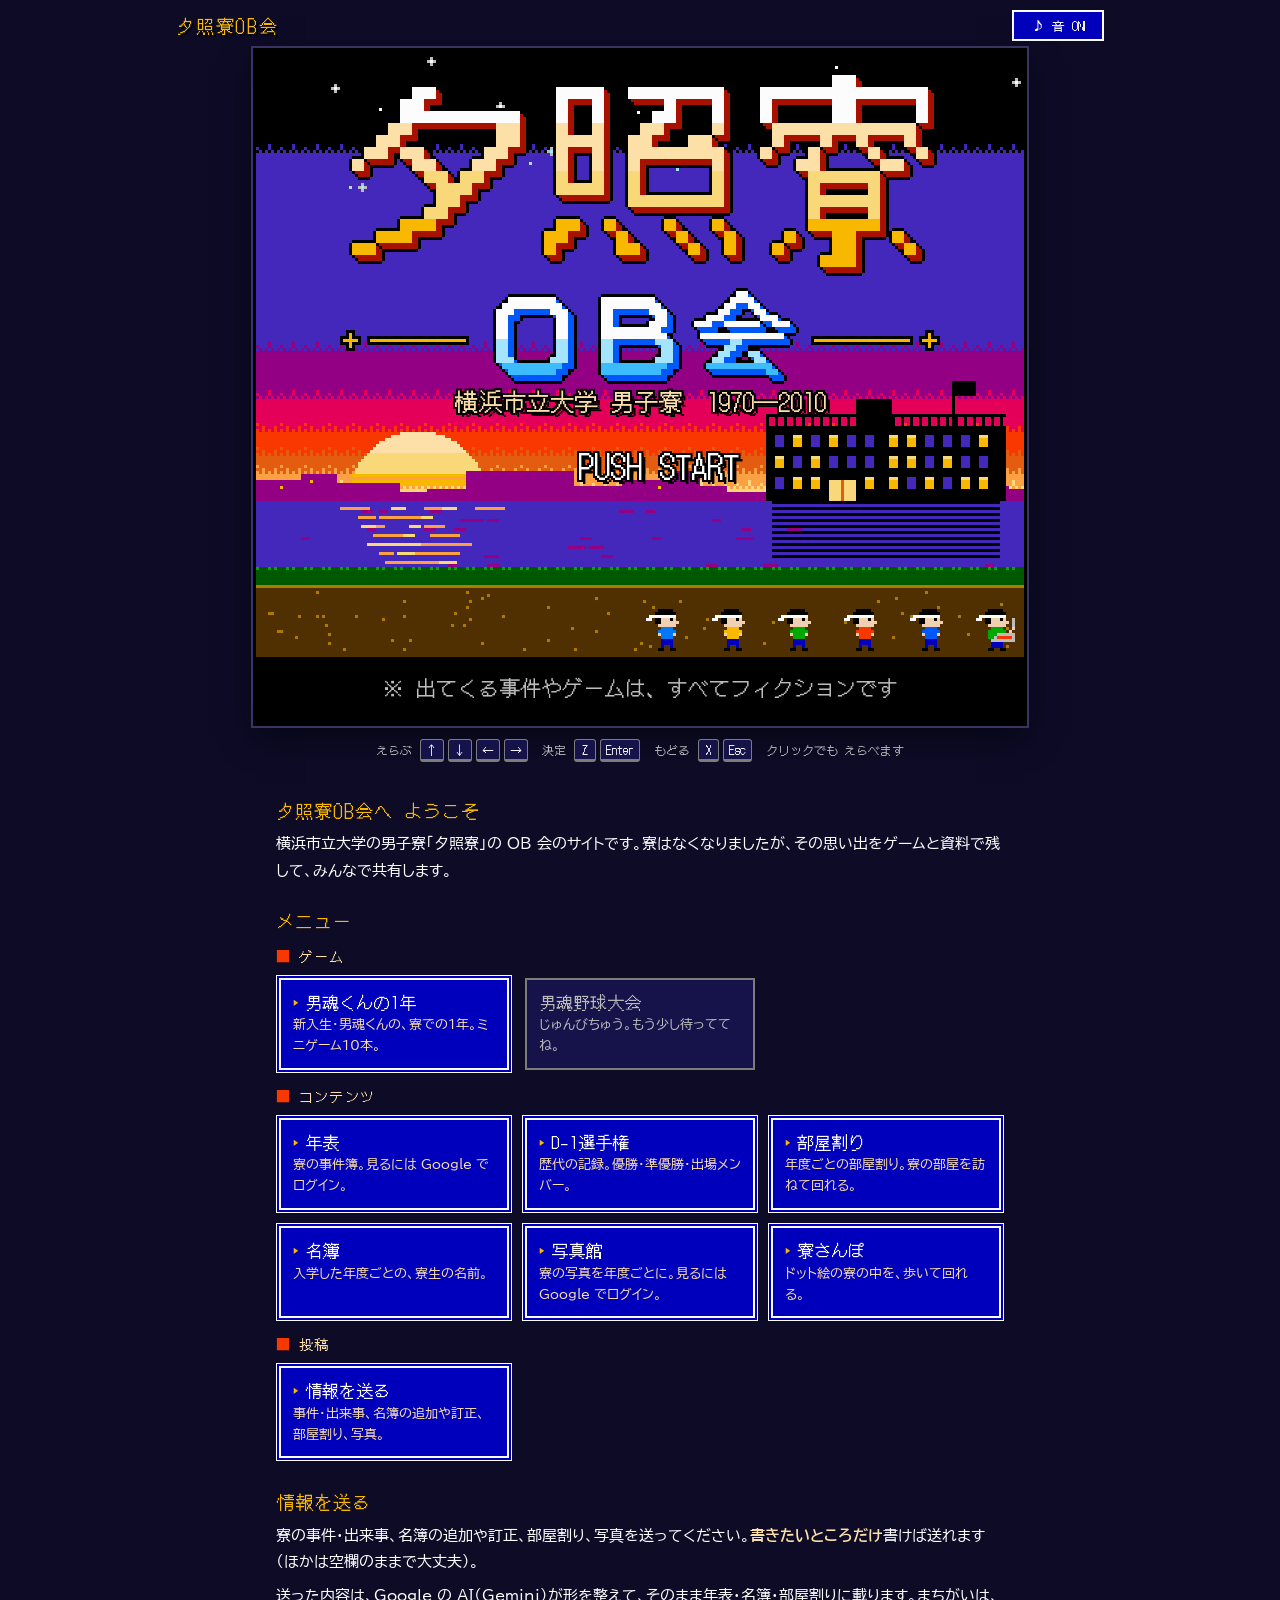
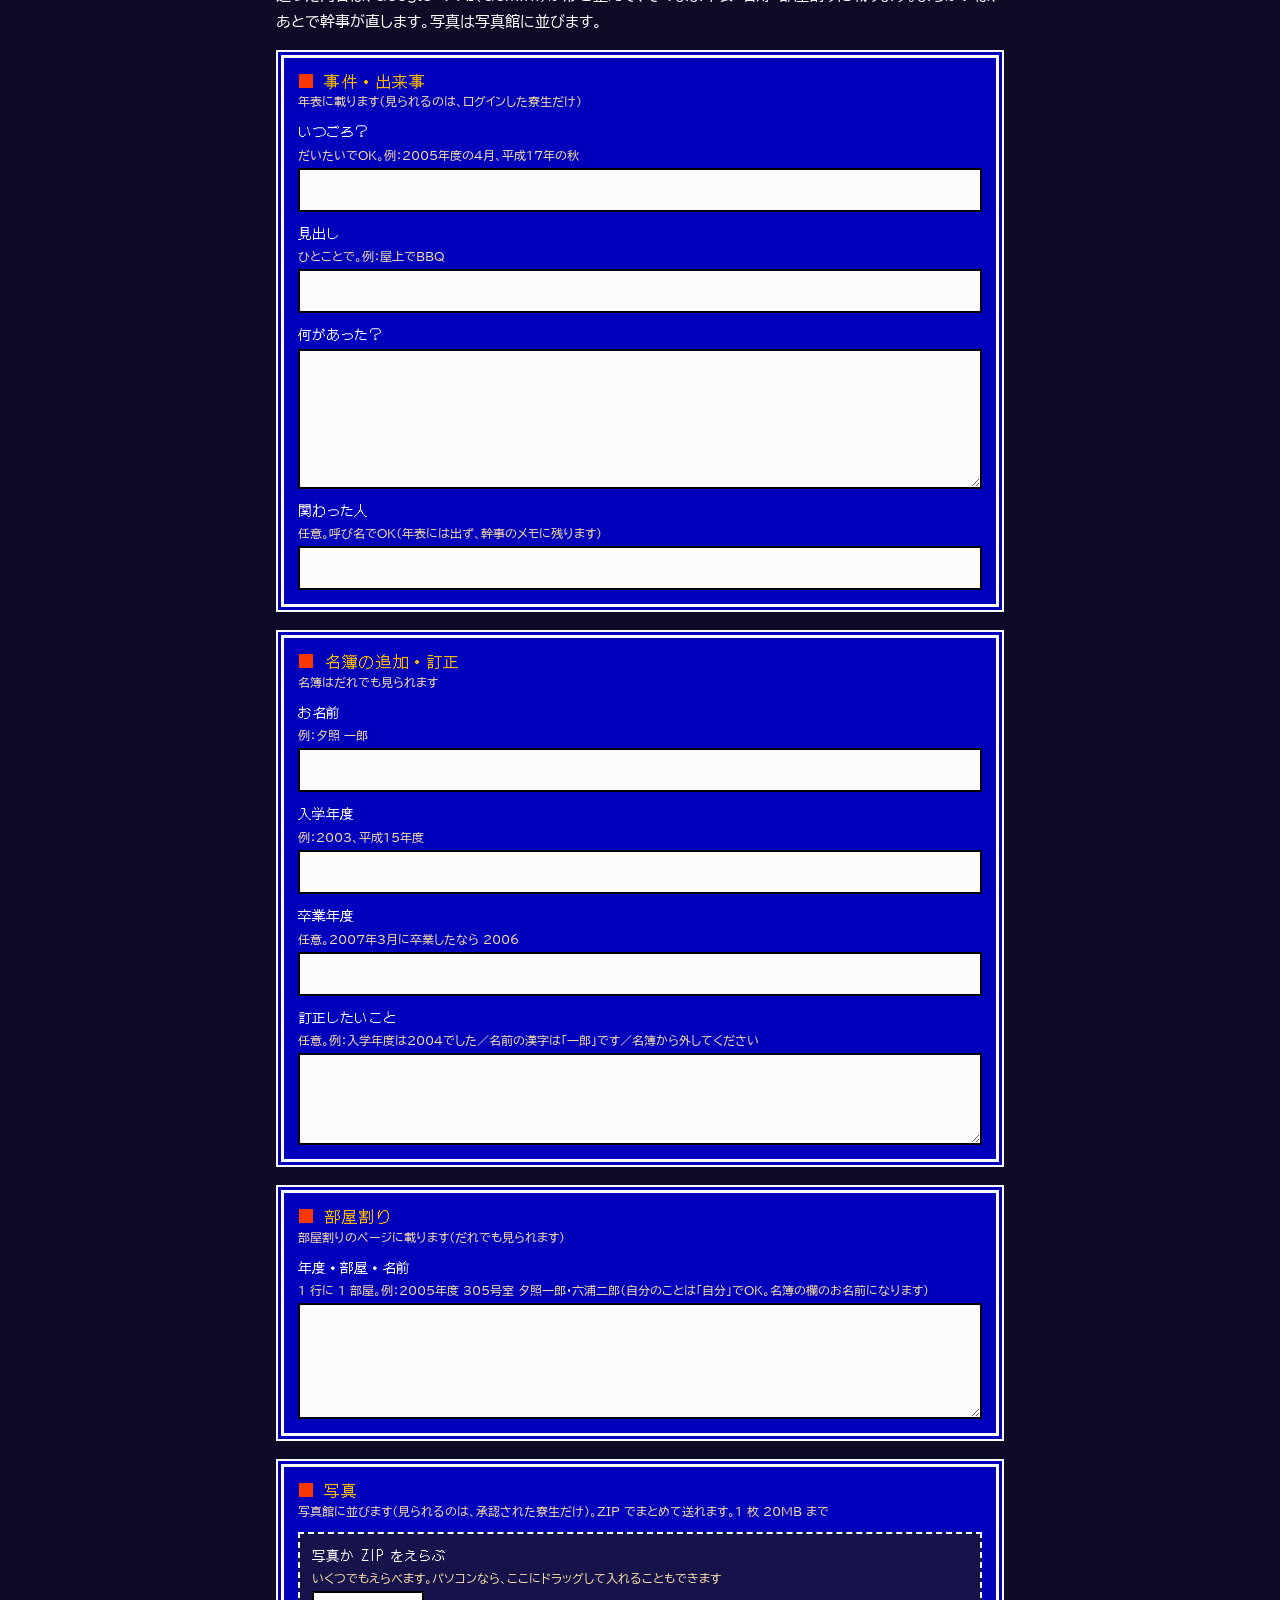
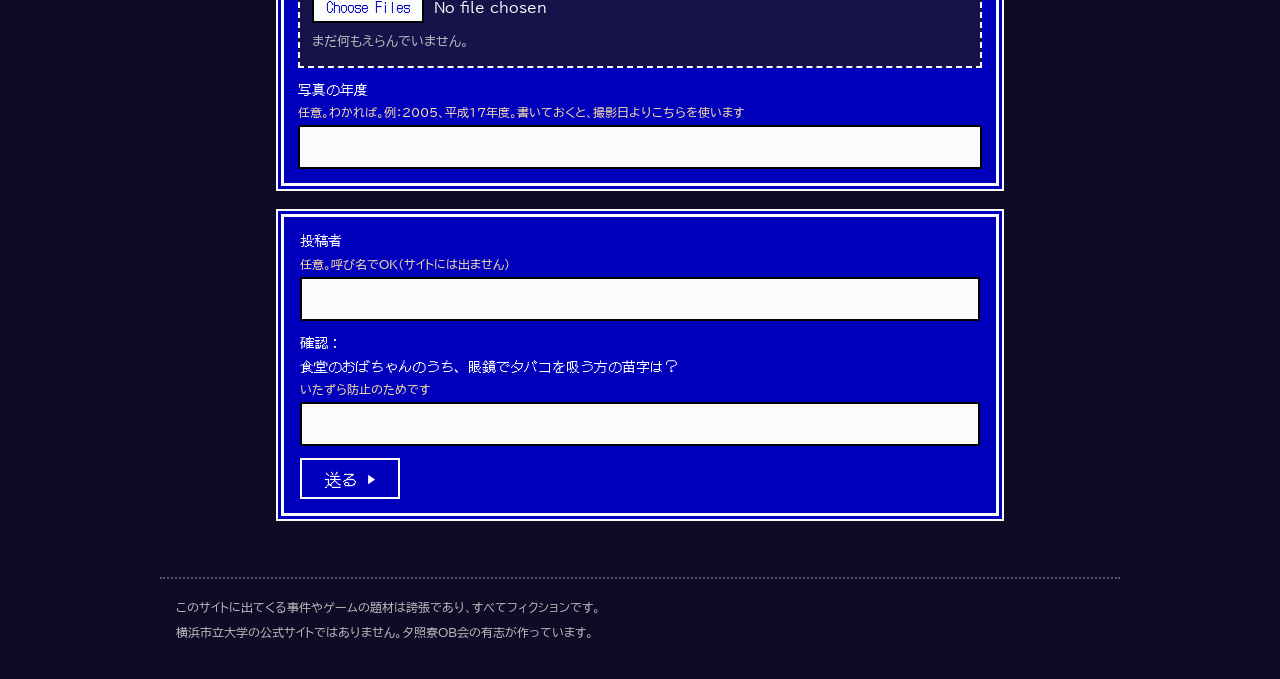
<file: index.html>
<!doctype html>
<html lang="ja" class="no-js">
<head>
<meta charset="utf-8">
<meta name="viewport" content="width=device-width, initial-scale=1, viewport-fit=cover">
<title>夕照寮OB会</title>
<meta name="description" content="横浜市立大学の男子寮「夕照寮」の OB 会のサイト。寮の思い出を、ゲームと資料で残しています。">
<meta name="theme-color" content="#0d0b26">
<link rel="icon" href="data:image/svg+xml,%3Csvg xmlns='http://www.w3.org/2000/svg' viewBox='0 0 16 16' shape-rendering='crispEdges'%3E%3Crect width='16' height='16' fill='%234428bc'/%3E%3Crect y='5' width='16' height='3' fill='%23f83800'/%3E%3Crect y='8' width='16' height='3' fill='%23fca044'/%3E%3Crect x='1' y='8' width='6' height='3' fill='%23f8d878'/%3E%3Crect x='2' y='7' width='4' height='1' fill='%23f8d878'/%3E%3Crect x='8' y='3' width='7' height='8' fill='%23000'/%3E%3Crect x='9' y='4' width='1' height='1' fill='%23f8b800'/%3E%3Crect x='11' y='6' width='1' height='1' fill='%23f8b800'/%3E%3Crect x='13' y='4' width='1' height='1' fill='%23f8b800'/%3E%3Crect x='9' y='8' width='1' height='1' fill='%23f8b800'/%3E%3Crect y='11' width='16' height='5' fill='%230000bc'/%3E%3Crect x='2' y='12' width='4' height='1' fill='%23f8d878'/%3E%3Crect x='3' y='14' width='2' height='1' fill='%23fca044'/%3E%3C/svg%3E">
<script>document.documentElement.className = 'js';</script>
<link rel="preconnect" href="https://fonts.googleapis.com">
<link rel="preconnect" href="https://fonts.gstatic.com" crossorigin>
<link rel="stylesheet" href="https://fonts.googleapis.com/css2?family=BIZ+UDPGothic:wght@400;700&family=DotGothic16&display=swap">
<link rel="stylesheet" href="css/site.css">
<link rel="stylesheet" href="css/uploader.css">
<link rel="stylesheet" href="css/home.css">
</head>
<body class="home">
<header class="home-top" id="home-top">
  <h1 class="home-name">夕照寮OB会</h1>
  <button type="button" class="fc-btn home-sound" id="home-sound" aria-pressed="true" title="BGM と効果音">♪ 音 ON</button>
</header>

<main class="home-main">
  <section class="home-console" aria-label="ゲームふうのメニュー画面">
    <div class="home-wrap" id="home-wrap">
      <canvas id="home-screen" width="256" height="224" tabindex="0"
        aria-label="夕照寮OB会のメニュー画面。矢印キーとZキー、またはタップで操作します。同じ行き先は、下のメニューにもあります。"></canvas>
    </div>
    <div class="home-pad" id="home-pad">
      <div class="home-dpad" id="home-dpad" aria-hidden="true">
        <span class="home-dpad-v"></span><span class="home-dpad-h"></span>
        <span class="home-dpad-arrow is-up"></span><span class="home-dpad-arrow is-down"></span>
        <span class="home-dpad-arrow is-left"></span><span class="home-dpad-arrow is-right"></span>
      </div>
      <div class="home-ab">
        <button type="button" class="home-ab-btn is-b" id="home-btn-b" tabindex="-1" aria-hidden="true">B<small>もどる</small></button>
        <button type="button" class="home-ab-btn is-a" id="home-btn-a" tabindex="-1" aria-hidden="true">A<small>決定</small></button>
      </div>
    </div>
    <p class="home-keys" id="home-keys">えらぶ <kbd>↑</kbd><kbd>↓</kbd><kbd>←</kbd><kbd>→</kbd>　決定 <kbd>Z</kbd><kbd>Enter</kbd>　もどる <kbd>X</kbd><kbd>Esc</kbd>　クリックでも えらべます</p>
    <p class="home-sr" id="home-live" aria-live="polite"></p>
  </section>

  <section class="home-about" aria-labelledby="home-about-title">
    <h2 id="home-about-title">夕照寮OB会へ ようこそ</h2>
    <p>横浜市立大学の男子寮「夕照寮」の OB 会のサイトです。寮はなくなりましたが、その思い出をゲームと資料で残して、みんなで共有します。</p>
  </section>

  <nav class="home-nav" aria-labelledby="home-nav-title">
    <h2 id="home-nav-title">メニュー</h2>
    <h3>ゲーム</h3>
    <ul>
      <li><a href="game/">男魂くんの1年</a><span>新入生・男魂くんの、寮での1年。ミニゲーム10本。</span></li>
      <li class="is-off"><span class="home-off">男魂野球大会</span><span>じゅんびちゅう。もう少し待っててね。</span></li>
    </ul>
    <h3>コンテンツ</h3>
    <ul>
      <li><a href="nenpyo/">年表</a><span>寮の事件簿。見るには Google でログイン。</span></li>
      <li><a href="d1/">D-1選手権</a><span>歴代の記録。優勝・準優勝・出場メンバー。</span></li>
      <li><a href="heya/">部屋割り</a><span>年度ごとの部屋割り。寮の部屋を訪ねて回れる。</span></li>
      <li><a href="meibo/">名簿</a><span>入学した年度ごとの、寮生の名前。</span></li>
      <li><a href="shashin/">写真館</a><span>寮の写真を年度ごとに。見るには Google でログイン。</span></li>
      <li><a href="sanpo/">寮さんぽ</a><span>ドット絵の寮の中を、歩いて回れる。</span></li>
    </ul>
    <h3>投稿</h3>
    <ul>
      <li><a href="#post">情報を送る</a><span>事件・出来事、名簿の追加や訂正、部屋割り、写真。</span></li>
    </ul>
  </nav>

  <section class="home-post" id="post" aria-labelledby="post-title">
    <h2 id="post-title">情報を送る</h2>
    <p>寮の事件・出来事、名簿の追加や訂正、部屋割り、写真を送ってください。<strong>書きたいところだけ</strong>書けば送れます（ほかは空欄のままで大丈夫）。</p>
    <p>送った内容は、Google の AI（Gemini）が形を整えて、そのまま年表・名簿・部屋割りに載ります。まちがいは、あとで幹事が直します。写真は写真館に並びます。</p>
    <p class="ob-notice" id="post-off" hidden>投稿フォームは、いま準備中です。もうしばらくお待ちください。</p>
    <form class="home-post-form" id="post-form" novalidate>
      <div class="fc-window home-post-sec" role="group" aria-labelledby="post-h-ev">
        <h3 class="home-post-legend" id="post-h-ev">事件・出来事<small>年表に載ります（見られるのは、ログインした寮生だけ）</small></h3>
        <label>いつごろ？<small>だいたいでOK。例：2005年度の4月、平成17年の秋</small><input name="ev_when" maxlength="200" autocomplete="off"></label>
        <label>見出し<small>ひとことで。例：屋上でBBQ</small><input name="ev_title" maxlength="200" autocomplete="off"></label>
        <label>何があった？<textarea name="ev_what" rows="5" maxlength="5000"></textarea></label>
        <label>関わった人<small>任意。呼び名でOK（年表には出ず、幹事のメモに残ります）</small><input name="ev_who" maxlength="300" autocomplete="off"></label>
      </div>
      <div class="fc-window home-post-sec" role="group" aria-labelledby="post-h-mb">
        <h3 class="home-post-legend" id="post-h-mb">名簿の追加・訂正<small>名簿はだれでも見られます</small></h3>
        <label>お名前<small>例：夕照 一郎</small><input name="mb_name" maxlength="40" autocomplete="off"></label>
        <label>入学年度<small>例：2003、平成15年度</small><input name="mb_entry" maxlength="100" autocomplete="off"></label>
        <label>卒業年度<small>任意。2007年3月に卒業したなら 2006</small><input name="mb_grad" maxlength="100" autocomplete="off"></label>
        <label>訂正したいこと<small>任意。例：入学年度は2004でした／名前の漢字は「一郎」です／名簿から外してください</small><textarea name="mb_fix" rows="3" maxlength="1000"></textarea></label>
      </div>
      <div class="fc-window home-post-sec" role="group" aria-labelledby="post-h-rm">
        <h3 class="home-post-legend" id="post-h-rm">部屋割り<small>部屋割りのページに載ります（だれでも見られます）</small></h3>
        <label>年度・部屋・名前<small>1 行に 1 部屋。例：2005年度 305号室 夕照一郎・六浦二郎（自分のことは「自分」でOK。名簿の欄のお名前になります）</small><textarea name="rm_text" rows="4" maxlength="3000"></textarea></label>
      </div>
      <div class="fc-window home-post-photo home-post-sec" role="group" aria-labelledby="post-h-ph" id="post-photo">
        <h3 class="home-post-legend" id="post-h-ph">写真<small>写真館に並びます（見られるのは、承認された寮生だけ）。ZIP でまとめて送れます。1 枚 20MB まで</small></h3>
        <div class="ob-up-drop" id="post-drop">
          <label class="ob-up-file">写真か ZIP をえらぶ<small>いくつでもえらべます。パソコンなら、ここにドラッグして入れることもできます</small>
            <input type="file" id="post-files" name="files" accept="image/*,.zip,application/zip" multiple>
          </label>
          <p class="ob-up-picked" id="post-picked">まだ何もえらんでいません。</p>
        </div>
        <label>写真の年度<small>任意。わかれば。例：2005、平成17年度。書いておくと、撮影日よりこちらを使います</small><input name="ph_year" maxlength="30" autocomplete="off"></label>
      </div>
      <div class="fc-window home-post-send">
        <label>投稿者<small>任意。呼び名でOK（サイトには出ません）</small><input name="by" maxlength="100" autocomplete="off"></label>
        <label>確認：<span id="post-quiz-q">食堂のおばちゃんのうち、眼鏡でタバコを吸う方の苗字は？</span><small>いたずら防止のためです</small><input name="quiz" maxlength="30" autocomplete="off"></label>
        <label class="home-post-hp" aria-hidden="true">この欄は空のままにしてください<input name="hp" tabindex="-1" autocomplete="off"></label>
        <div class="home-post-btns">
          <button type="submit" class="fc-btn" id="post-send">送る ▶</button>
          <button type="button" class="fc-btn home-post-stop" id="post-stop" hidden>やめる</button>
        </div>
        <div class="home-post-status" id="post-status" role="status" aria-live="polite"></div>
        <!-- 写真の進み具合（js/site/uploader.js） -->
        <div class="ob-up-prog" id="post-prog" hidden>
          <p class="ob-up-prog-text" id="post-prog-text"></p>
          <div class="ob-up-track" aria-hidden="true"><div class="ob-up-fill" id="post-prog-fill"></div></div>
        </div>
        <p class="ob-up-status" id="post-photo-status" role="status" aria-live="polite"></p>
        <div class="ob-up-problems" id="post-problems" hidden>
          <h3>送らなかった写真・送れなかった写真</h3>
          <ul id="post-problem-list"></ul>
        </div>
        <p class="home-post-album" id="post-album" hidden><a href="shashin/">写真館で見る ▶</a></p>
      </div>
    </form>
  </section>
</main>

<footer data-ob-footer></footer>

<script src="js/site/config.js"></script>
<script src="js/site/common.js"></script>
<script src="js/site/data.js"></script>
<script src="js/site/zip.js"></script>
<script src="js/site/uploader.js"></script>
<script src="js/home/menu.js"></script>
<script src="js/home/art.js"></script>
<script src="js/home/audio.js"></script>
<script src="js/home/main.js"></script>
<script src="js/home/post.js"></script>
</body>
</html>
</file>
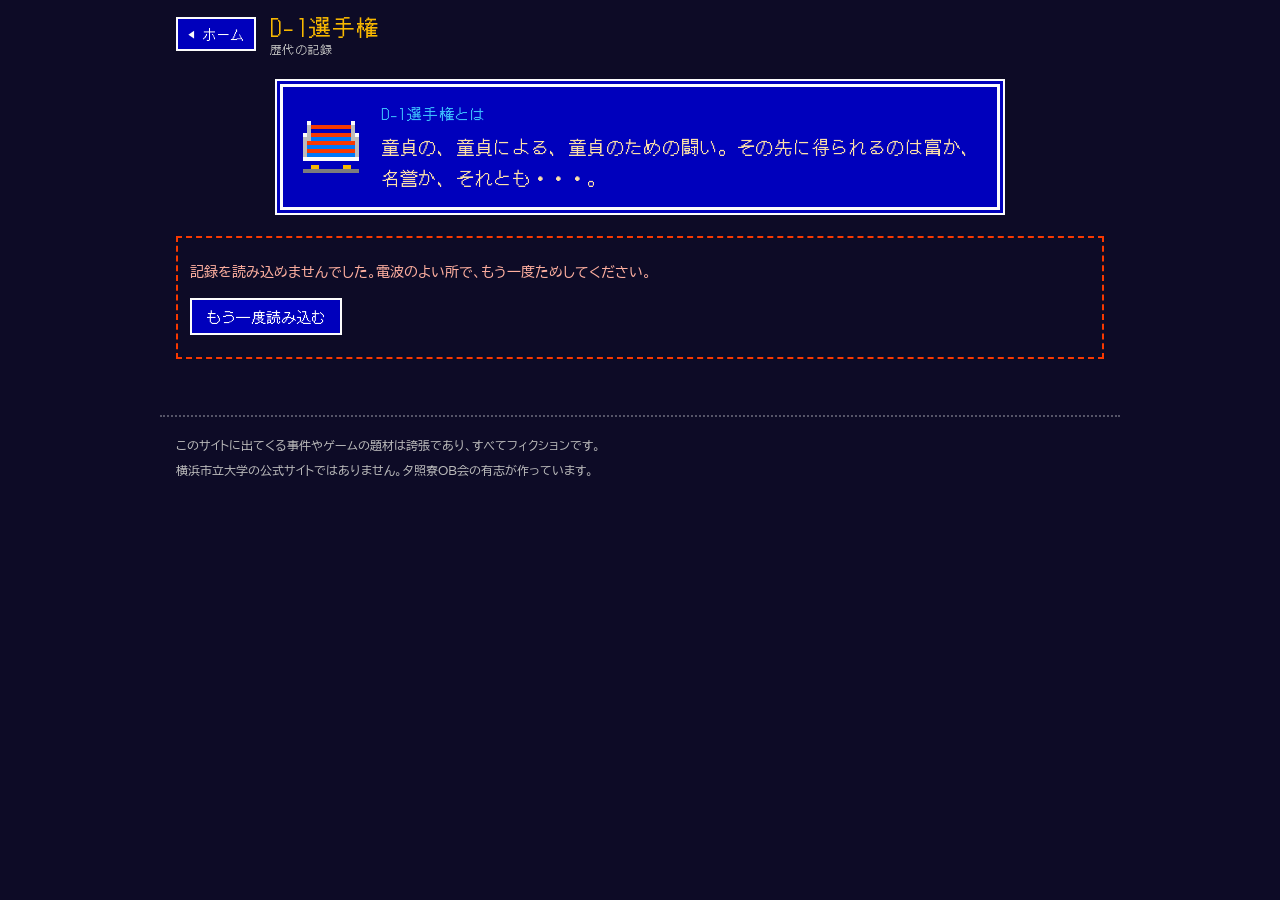
<file: d1/index.html>
<!doctype html>
<html lang="ja">
<head>
<meta charset="utf-8">
<meta name="viewport" content="width=device-width, initial-scale=1, viewport-fit=cover">
<title>D-1選手権 ― 夕照寮OB会</title>
<meta name="description" content="夕照寮のD-1選手権の歴代記録。">
<meta name="theme-color" content="#0d0b26">
<meta name="referrer" content="strict-origin-when-cross-origin">
<link rel="icon" href="data:image/svg+xml,%3Csvg xmlns='http://www.w3.org/2000/svg' viewBox='0 0 16 16' shape-rendering='crispEdges'%3E%3Crect width='16' height='16' fill='%230d0b26'/%3E%3Crect x='2' y='2' width='1' height='1' fill='%23fcfcfc'/%3E%3Crect x='13' y='2' width='1' height='1' fill='%23fcfcfc'/%3E%3Crect x='2' y='3' width='1' height='1' fill='%23bcbcbc'/%3E%3Crect x='3' y='3' width='10' height='1' fill='%23f83800'/%3E%3Crect x='13' y='3' width='1' height='1' fill='%23bcbcbc'/%3E%3Crect x='2' y='4' width='1' height='1' fill='%23bcbcbc'/%3E%3Crect x='13' y='4' width='1' height='1' fill='%23bcbcbc'/%3E%3Crect x='1' y='5' width='1' height='1' fill='%23fcfcfc'/%3E%3Crect x='2' y='5' width='1' height='1' fill='%23bcbcbc'/%3E%3Crect x='3' y='5' width='10' height='1' fill='%23f83800'/%3E%3Crect x='13' y='5' width='1' height='1' fill='%23bcbcbc'/%3E%3Crect x='14' y='5' width='1' height='1' fill='%23fcfcfc'/%3E%3Crect x='1' y='6' width='2' height='1' fill='%23bcbcbc'/%3E%3Crect x='3' y='6' width='10' height='1' fill='%230078f8'/%3E%3Crect x='13' y='6' width='2' height='1' fill='%23bcbcbc'/%3E%3Crect x='1' y='7' width='1' height='1' fill='%23bcbcbc'/%3E%3Crect x='2' y='7' width='12' height='1' fill='%23f83800'/%3E%3Crect x='14' y='7' width='1' height='1' fill='%23bcbcbc'/%3E%3Crect x='1' y='8' width='1' height='1' fill='%23bcbcbc'/%3E%3Crect x='2' y='8' width='12' height='1' fill='%230078f8'/%3E%3Crect x='14' y='8' width='1' height='1' fill='%23bcbcbc'/%3E%3Crect x='1' y='9' width='1' height='1' fill='%23bcbcbc'/%3E%3Crect x='2' y='9' width='12' height='1' fill='%23f83800'/%3E%3Crect x='14' y='9' width='1' height='1' fill='%23bcbcbc'/%3E%3Crect x='1' y='10' width='1' height='1' fill='%23bcbcbc'/%3E%3Crect x='2' y='10' width='12' height='1' fill='%230078f8'/%3E%3Crect x='14' y='10' width='1' height='1' fill='%23bcbcbc'/%3E%3Crect x='1' y='11' width='14' height='1' fill='%23fcfcfc'/%3E%3Crect x='1' y='12' width='14' height='1' fill='%230000bc'/%3E%3Crect x='1' y='13' width='2' height='1' fill='%230000bc'/%3E%3Crect x='3' y='13' width='2' height='1' fill='%23f8b800'/%3E%3Crect x='5' y='13' width='6' height='1' fill='%230000bc'/%3E%3Crect x='11' y='13' width='2' height='1' fill='%23f8b800'/%3E%3Crect x='13' y='13' width='2' height='1' fill='%230000bc'/%3E%3Crect x='1' y='14' width='14' height='1' fill='%237c7c7c'/%3E%3C/svg%3E">
<link rel="preconnect" href="https://fonts.googleapis.com">
<link rel="preconnect" href="https://fonts.gstatic.com" crossorigin>
<link rel="stylesheet" href="https://fonts.googleapis.com/css2?family=BIZ+UDPGothic:wght@400;700&family=DotGothic16&display=swap">
<link rel="stylesheet" href="../css/site.css">
<link rel="stylesheet" href="../css/login.css">
<link rel="stylesheet" href="../css/d1.css">
</head>
<body class="d1">
<header class="ob-top">
  <a class="ob-back" href="../">◀ ホーム</a>
  <h1 class="ob-title">D-1選手権<small>歴代の記録</small></h1>
</header>

<main class="ob-main">
  <p class="ob-notice" id="d1-demo" hidden>デモ表示です（サンプルの記録）。</p>

  <!-- D-1 とは（持ち主の言葉そのまま） -->
  <section class="fc-window d1-intro" aria-labelledby="d1-intro-title">
    <svg class="d1-ring" viewBox="0 0 16 13" width="64" height="52" shape-rendering="crispEdges" aria-hidden="true">
      <rect x="2" y="0" width="1" height="1" fill="#fcfcfc"/>
      <rect x="13" y="0" width="1" height="1" fill="#fcfcfc"/>
      <rect x="2" y="1" width="1" height="1" fill="#bcbcbc"/>
      <rect x="3" y="1" width="10" height="1" fill="#f83800"/>
      <rect x="13" y="1" width="1" height="1" fill="#bcbcbc"/>
      <rect x="2" y="2" width="1" height="1" fill="#bcbcbc"/>
      <rect x="13" y="2" width="1" height="1" fill="#bcbcbc"/>
      <rect x="1" y="3" width="1" height="1" fill="#fcfcfc"/>
      <rect x="2" y="3" width="1" height="1" fill="#bcbcbc"/>
      <rect x="3" y="3" width="10" height="1" fill="#f83800"/>
      <rect x="13" y="3" width="1" height="1" fill="#bcbcbc"/>
      <rect x="14" y="3" width="1" height="1" fill="#fcfcfc"/>
      <rect x="1" y="4" width="2" height="1" fill="#bcbcbc"/>
      <rect x="3" y="4" width="10" height="1" fill="#0078f8"/>
      <rect x="13" y="4" width="2" height="1" fill="#bcbcbc"/>
      <rect x="1" y="5" width="1" height="1" fill="#bcbcbc"/>
      <rect x="2" y="5" width="12" height="1" fill="#f83800"/>
      <rect x="14" y="5" width="1" height="1" fill="#bcbcbc"/>
      <rect x="1" y="6" width="1" height="1" fill="#bcbcbc"/>
      <rect x="2" y="6" width="12" height="1" fill="#0078f8"/>
      <rect x="14" y="6" width="1" height="1" fill="#bcbcbc"/>
      <rect x="1" y="7" width="1" height="1" fill="#bcbcbc"/>
      <rect x="2" y="7" width="12" height="1" fill="#f83800"/>
      <rect x="14" y="7" width="1" height="1" fill="#bcbcbc"/>
      <rect x="1" y="8" width="1" height="1" fill="#bcbcbc"/>
      <rect x="2" y="8" width="12" height="1" fill="#0078f8"/>
      <rect x="14" y="8" width="1" height="1" fill="#bcbcbc"/>
      <rect x="1" y="9" width="14" height="1" fill="#fcfcfc"/>
      <rect x="1" y="10" width="14" height="1" fill="#0000bc"/>
      <rect x="1" y="11" width="2" height="1" fill="#0000bc"/>
      <rect x="3" y="11" width="2" height="1" fill="#f8b800"/>
      <rect x="5" y="11" width="6" height="1" fill="#0000bc"/>
      <rect x="11" y="11" width="2" height="1" fill="#f8b800"/>
      <rect x="13" y="11" width="2" height="1" fill="#0000bc"/>
      <rect x="1" y="12" width="14" height="1" fill="#7c7c7c"/>
    </svg>
    <div class="d1-intro-text">
      <h2 class="d1-intro-title" id="d1-intro-title">D-1選手権とは</h2>
      <p class="d1-motto" id="d1-motto">童貞の、童貞による、童貞のための闘い。その先に得られるのは富か、名誉か、それとも・・・。</p>
    </div>
  </section>

  <div class="ob-loading" id="d1-loading" role="status" hidden>
    <span class="ob-blink" aria-hidden="true">▶</span> 読み込んでいます…
  </div>

  <div class="ob-notice ob-error d1-error" id="d1-error" role="alert" hidden>
    <p>記録を読み込めませんでした。電波のよい所で、もう一度ためしてください。</p>
    <p><button type="button" class="fc-btn" id="d1-retry">もう一度読み込む</button></p>
  </div>

  <!-- 歴代記録 -->
  <section class="d1-board" id="d1-board" aria-labelledby="d1-board-title" tabindex="-1" hidden>
    <div class="d1-board-head">
      <h2 class="d1-board-title" id="d1-board-title">歴代記録</h2>
      <p class="d1-count" id="d1-count"></p>
    </div>
    <ol class="d1-list" id="d1-list"></ol>
    <p class="d1-none" id="d1-none" hidden>まだ D-1選手権の記録はありません。</p>
  </section>
</main>

<footer data-ob-footer></footer>

<script src="../js/site/config.js"></script>
<script src="../js/site/sample.js"></script>
<script src="../js/site/data.js"></script>
<script src="../js/site/common.js"></script>
<script src="../js/d1.js"></script>
</body>
</html>
</file>
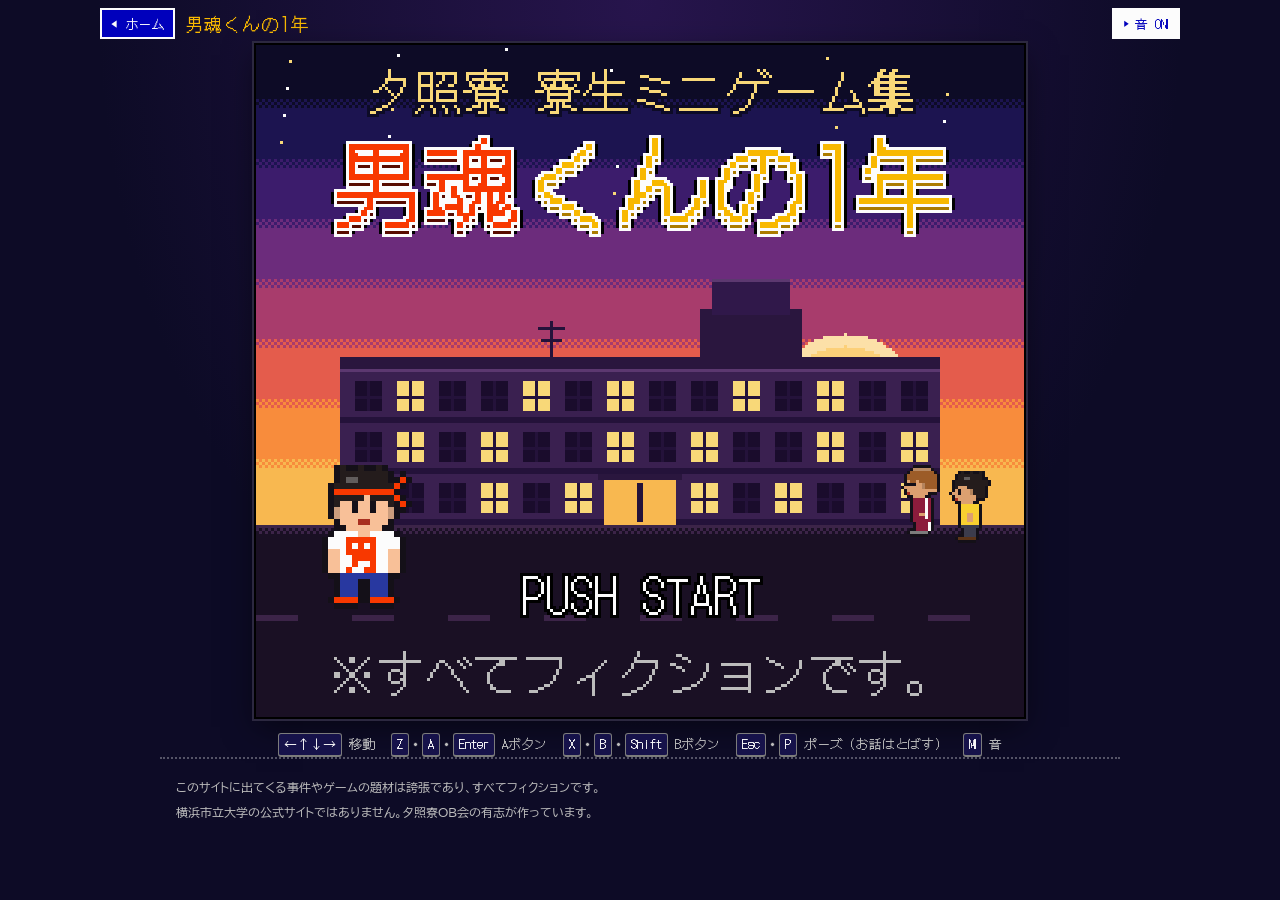
<file: game/index.html>
<!doctype html>
<html lang="ja">
<head>
<meta charset="utf-8">
<meta name="viewport" content="width=device-width, initial-scale=1, viewport-fit=cover">
<title>男魂くんの1年 ― 夕照寮OB会</title>
<meta name="description" content="夕照寮に入寮した男魂くんが、1年間の行事をミニゲームでのりきる。ファミコン風のブラウザゲーム。">
<meta name="theme-color" content="#0d0b26">
<link rel="icon" href="data:image/svg+xml,%3Csvg xmlns='http://www.w3.org/2000/svg' viewBox='0 0 16 16' shape-rendering='crispEdges'%3E%3Crect width='16' height='16' fill='%230d0b26'/%3E%3Crect x='1' y='5' width='14' height='7' fill='%23bcbcbc'/%3E%3Crect x='2' y='6' width='12' height='5' fill='%23000'/%3E%3Crect x='3' y='8' width='3' height='1' fill='%23fcfcfc'/%3E%3Crect x='4' y='7' width='1' height='3' fill='%23fcfcfc'/%3E%3Crect x='7' y='8' width='2' height='1' fill='%237c7c7c'/%3E%3Crect x='10' y='8' width='2' height='2' fill='%23f83800'/%3E%3Crect x='12' y='7' width='2' height='2' fill='%23f83800'/%3E%3C/svg%3E">
<link rel="preconnect" href="https://fonts.googleapis.com">
<link rel="preconnect" href="https://fonts.gstatic.com" crossorigin>
<link rel="stylesheet" href="https://fonts.googleapis.com/css2?family=BIZ+UDPGothic:wght@400;700&family=DotGothic16&display=swap">
<link rel="stylesheet" href="../css/site.css">
<link rel="stylesheet" href="../css/otoko.css">
</head>
<body class="otk-page">
<header class="otk-top">
  <a class="ob-back" href="../">◀ ホーム</a>
  <h1 class="otk-name">男魂くんの1年</h1>
  <button type="button" class="fc-btn otk-sound" id="otk-sound" aria-pressed="true">音 ON</button>
</header>

<main class="otk-main">
  <section class="otk-console" aria-label="ゲーム画面とボタン">
    <div class="otk-screen" id="otk-screen">
      <canvas id="otk-canvas" width="256" height="224" aria-label="ゲーム画面。十字キーとAボタン・Bボタンで遊びます"></canvas>
    </div>
    <div class="otk-dpad" id="otk-dpad" role="group" aria-label="十字キー">
      <span class="otk-arm otk-up"></span><span class="otk-arm otk-down"></span><span class="otk-arm otk-left"></span><span class="otk-arm otk-right"></span><span class="otk-hub"></span>
    </div>
    <div class="otk-mid">
      <span class="otk-start" data-otk-key="pause" role="button" aria-label="スタート（ポーズ）"><i></i>START</span>
    </div>
    <div class="otk-ab">
      <span class="otk-btn otk-b" data-otk-key="b" role="button" aria-label="Bボタン">B</span>
      <span class="otk-btn otk-a" data-otk-key="a" role="button" aria-label="Aボタン">A</span>
    </div>
  </section>
  <p class="otk-keys" id="otk-keys">
    <span><kbd>←↑↓→</kbd> 移動</span>
    <span><kbd>Z</kbd>・<kbd>A</kbd>・<kbd>Enter</kbd> Aボタン</span>
    <span><kbd>X</kbd>・<kbd>B</kbd>・<kbd>Shift</kbd> Bボタン</span>
    <span><kbd>Esc</kbd>・<kbd>P</kbd> ポーズ（お話はとばす）</span>
    <span><kbd>M</kbd> 音</span>
  </p>
</main>

<footer data-ob-footer></footer>

<script src="../js/site/common.js"></script>
<script src="../js/otoko/engine.js"></script>
<script src="../js/otoko/audio.js"></script>
<script src="../js/otoko/chars.js"></script>
<script src="../js/otoko/games/nomu.js"></script>
<script src="../js/otoko/games/nise.js"></script>
<script src="../js/otoko/games/gyudon.js"></script>
<script src="../js/otoko/games/deisui.js"></script>
<script src="../js/otoko/games/conveni.js"></script>
<script src="../js/otoko/games/zombie.js"></script>
<script src="../js/otoko/games/gakusai.js"></script>
<script src="../js/otoko/games/setsubun.js"></script>
<script src="../js/otoko/games/kippu.js"></script>
<script src="../js/otoko/games/unko.js"></script>
<!-- 寸劇（ミニゲームの間のお話）：背景は寮さんぽの地図と絵（js/world.js・js/art.js）を借りる -->
<script src="../js/world.js"></script>
<script src="../js/art.js"></script>
<script src="../js/otoko/story.js"></script>
<script src="../js/otoko/scenes.js"></script>
<script src="../js/otoko/main.js"></script>
</body>
</html>
</file>
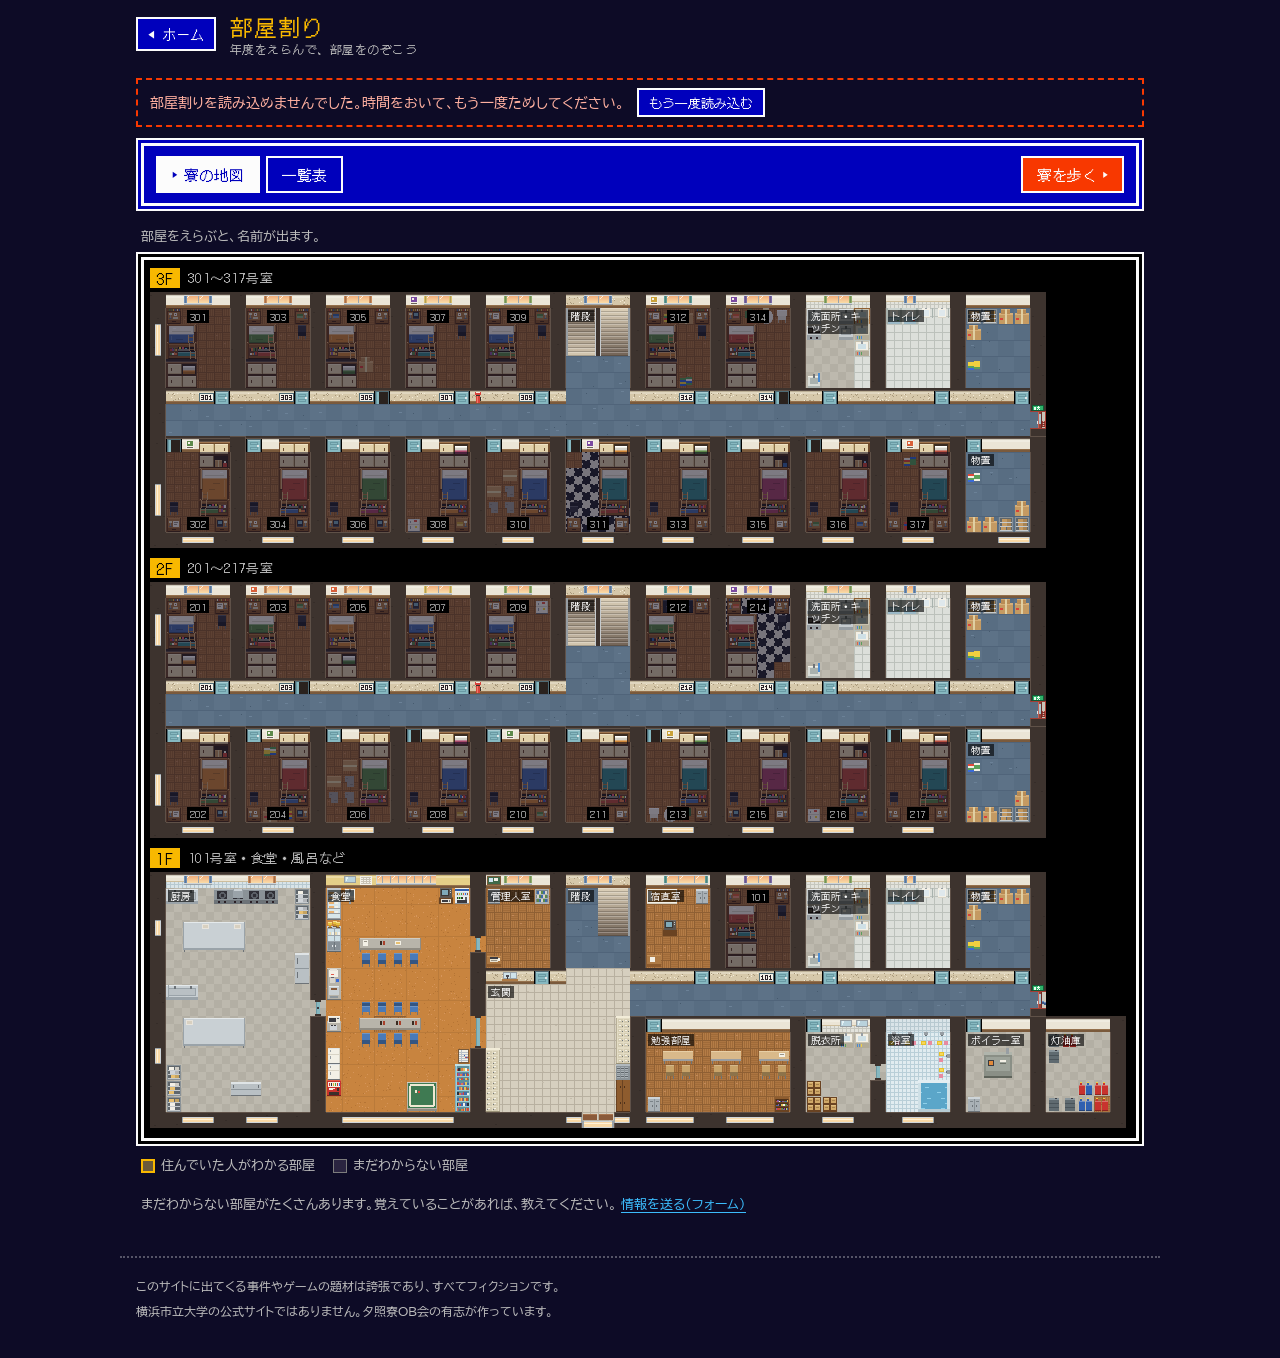
<file: heya/index.html>
<!doctype html>
<html lang="ja">
<head>
<meta charset="utf-8">
<meta name="viewport" content="width=device-width, initial-scale=1, viewport-fit=cover">
<title>部屋割り ― 夕照寮OB会</title>
<meta name="description" content="夕照寮の年度ごとの部屋割り。ドット絵の寮の地図と一覧表で、だれがどの部屋にいたかを見られます。">
<meta name="theme-color" content="#0d0b26">
<link rel="icon" href="data:image/svg+xml,%3Csvg xmlns='http://www.w3.org/2000/svg' viewBox='0 0 16 16' shape-rendering='crispEdges'%3E%3Crect width='16' height='16' fill='%230d0b26'/%3E%3Crect x='3' y='1' width='10' height='15' fill='%23fcfcfc'/%3E%3Crect x='4' y='2' width='8' height='14' fill='%233cbcfc'/%3E%3Crect x='6' y='4' width='4' height='2' fill='%23fcfcfc'/%3E%3Crect x='10' y='9' width='1' height='2' fill='%23f8b800'/%3E%3Crect x='4' y='15' width='8' height='1' fill='%230058f8'/%3E%3C/svg%3E">
<link rel="preconnect" href="https://fonts.googleapis.com">
<link rel="preconnect" href="https://fonts.gstatic.com" crossorigin>
<link rel="stylesheet" href="https://fonts.googleapis.com/css2?family=BIZ+UDPGothic:wght@400;700&family=DotGothic16&display=swap">
<link rel="stylesheet" href="../css/site.css">
<link rel="stylesheet" href="../css/heya.css">
</head>
<body class="heya">
<header class="ob-top">
  <a class="ob-back" href="../">◀ ホーム</a>
  <h1 class="ob-title">部屋割り<small>年度をえらんで、部屋をのぞこう</small></h1>
</header>

<main class="ob-main">
  <p class="ob-notice" id="heya-sample" hidden>いまはサンプル（架空の名前）を表示しています</p>
  <div class="ob-notice ob-error" id="heya-error" hidden>
    <span>部屋割りを読み込めませんでした。時間をおいて、もう一度ためしてください。</span>
    <button type="button" class="fc-btn heya-retry" id="heya-retry">もう一度読み込む</button>
  </div>

  <div class="fc-window heya-bar">
    <div class="heya-year" id="heya-year" role="group" aria-label="年度">
      <button type="button" class="fc-btn heya-step" id="year-prev" aria-label="前の年度" disabled>◀</button>
      <select class="heya-select" id="year-select" aria-label="年度をえらぶ" disabled></select>
      <button type="button" class="fc-btn heya-step" id="year-next" aria-label="次の年度" disabled>▶</button>
    </div>
    <div class="heya-views" role="group" aria-label="見かたの切りかえ">
      <button type="button" class="fc-btn" id="view-map" aria-pressed="true">寮の地図</button>
      <button type="button" class="fc-btn" id="view-list" aria-pressed="false">一覧表</button>
    </div>
    <a class="fc-btn heya-walk" id="walk-link" href="../sanpo/">この年度の寮を歩く</a>
  </div>

  <p class="heya-summary" id="heya-summary" aria-live="polite">読み込み中…</p>

  <section class="heya-map-view" id="map-view" aria-label="寮の地図">
    <div class="heya-map-tools">
      <p class="heya-hint">部屋をえらぶと、名前が出ます。</p>
      <button type="button" class="fc-btn heya-zoom" id="heya-zoom" hidden>拡大する</button>
    </div>
    <div class="heya-maps" id="heya-maps">
      <div class="heya-stack" id="heya-stack"></div>
    </div>
    <p class="heya-legend">
      <span><span class="heya-key heya-key-on"></span>住んでいた人がわかる部屋</span>
      <span><span class="heya-key heya-key-off"></span>まだわからない部屋</span>
    </p>
  </section>

  <section class="heya-list-view" id="list-view" aria-label="部屋割りの一覧表" hidden>
    <div class="fc-window heya-list" id="heya-list"></div>
  </section>

  <p class="heya-form" id="heya-form" hidden></p>
</main>

<div class="heya-panel" id="heya-panel" role="dialog" aria-labelledby="panel-title" tabindex="-1" hidden>
  <h2 class="heya-panel-title" id="panel-title"></h2>
  <div class="heya-panel-body" id="panel-body"></div>
  <button type="button" class="heya-panel-close" id="panel-close" aria-label="とじる">✕</button>
</div>

<footer data-ob-footer></footer>

<script src="../js/site/config.js"></script>
<script src="../js/site/sample.js"></script>
<script src="../js/site/data.js"></script>
<script src="../js/site/common.js"></script>
<script src="../js/world.js"></script>
<script src="../js/art.js"></script>
<script src="../js/heya.js"></script>
</body>
</html>
</file>
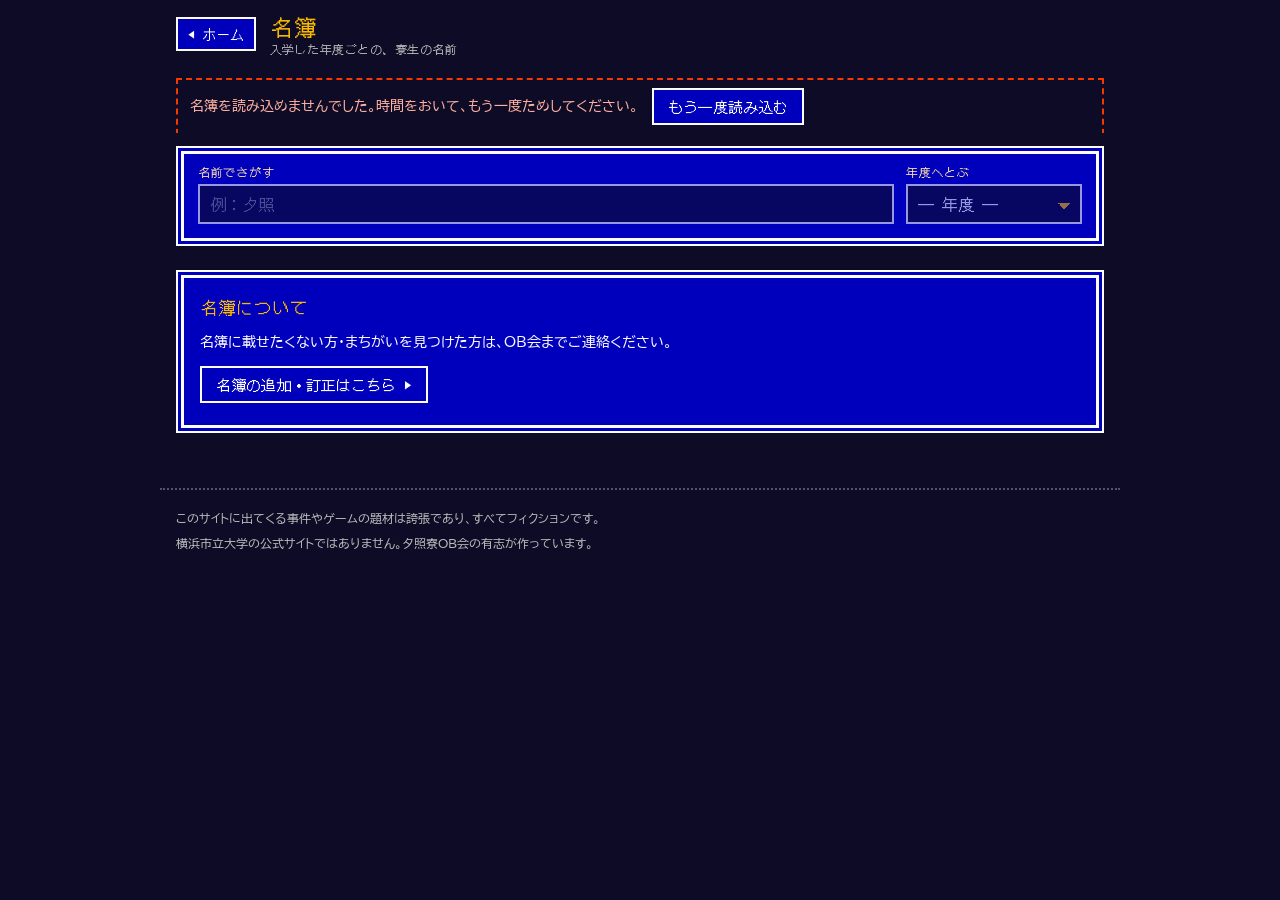
<file: meibo/index.html>
<!doctype html>
<html lang="ja">
<head>
<meta charset="utf-8">
<meta name="viewport" content="width=device-width, initial-scale=1, viewport-fit=cover">
<title>名簿 ― 夕照寮OB会</title>
<meta name="description" content="夕照寮の寮生の名簿。入学した年度ごとに、名前を並べています。">
<meta name="theme-color" content="#0d0b26">
<link rel="icon" href="data:image/svg+xml,%3Csvg xmlns='http://www.w3.org/2000/svg' viewBox='0 0 16 16' shape-rendering='crispEdges'%3E%3Crect width='16' height='16' fill='%230d0b26'/%3E%3Crect x='3' y='2' width='10' height='12' fill='%23fcfcfc'/%3E%3Crect x='4' y='3' width='8' height='10' fill='%230000bc'/%3E%3Crect x='5' y='5' width='6' height='1' fill='%23f8b800'/%3E%3Crect x='5' y='7' width='6' height='1' fill='%23fcfcfc'/%3E%3Crect x='5' y='9' width='6' height='1' fill='%23fcfcfc'/%3E%3Crect x='5' y='11' width='4' height='1' fill='%23fcfcfc'/%3E%3C/svg%3E">
<link rel="preconnect" href="https://fonts.googleapis.com">
<link rel="preconnect" href="https://fonts.gstatic.com" crossorigin>
<link rel="stylesheet" href="https://fonts.googleapis.com/css2?family=BIZ+UDPGothic:wght@400;700&family=DotGothic16&display=swap">
<link rel="stylesheet" href="../css/site.css">
<link rel="stylesheet" href="../css/meibo.css">
</head>
<body class="meibo">
<header class="ob-top">
  <a class="ob-back" href="../">◀ ホーム</a>
  <h1 class="ob-title">名簿<small>入学した年度ごとの、寮生の名前</small></h1>
</header>

<main class="ob-main">
  <p class="ob-notice" id="mb-sample" hidden>いまはサンプル（架空の名前）を表示しています。本番の名簿は準備中です。</p>
  <div class="ob-notice ob-error mb-error" id="mb-error" role="alert" hidden>
    <span id="mb-error-text">名簿を読み込めませんでした。時間をおいて、もう一度ためしてください。</span>
    <button type="button" class="fc-btn" id="mb-retry">もう一度読み込む</button>
  </div>

  <div class="fc-window mb-bar" id="mb-bar">
    <div class="mb-search">
      <label class="mb-label" for="mb-q">名前でさがす</label>
      <span class="mb-search-box">
        <input type="search" id="mb-q" placeholder="例：夕照" autocomplete="off" enterkeyhint="search" disabled>
        <button type="button" class="mb-clear" id="mb-clear" aria-label="さがす文字を消す" hidden>✕</button>
      </span>
    </div>
    <label class="mb-jump">
      <span class="mb-label">年度へとぶ</span>
      <select id="mb-year" disabled>
        <option value="">― 年度 ―</option>
      </select>
    </label>
    <p class="mb-count" id="mb-count" aria-live="polite">読み込み中…</p>
  </div>

  <div class="mb-loading" id="mb-loading" role="status">
    <span class="mb-blink" aria-hidden="true">▶</span> 名簿を読み込んでいます…
  </div>

  <div class="mb-list" id="mb-list"></div>

  <div class="mb-empty" id="mb-empty" hidden>
    <p id="mb-empty-text"></p>
    <button type="button" class="fc-btn" id="mb-empty-clear">さがすのをやめる</button>
  </div>

  <section class="fc-window mb-note" aria-labelledby="mb-note-title">
    <h2 id="mb-note-title">名簿について</h2>
    <p>名簿に載せたくない方・まちがいを見つけた方は、OB会までご連絡ください。</p>
    <p class="mb-contact" id="mb-contact" hidden>連絡先：<a id="mb-mail" href="#"></a></p>
    <p class="mb-form" id="mb-form" hidden><a class="fc-btn" id="mb-form-link" href="../#post">名簿の追加・訂正はこちら ▶</a></p>
    <p class="mb-updated" id="mb-updated" hidden></p>
  </section>
</main>

<a class="fc-btn mb-top" id="mb-top" href="#" hidden aria-label="ページの上へもどる">▲ 上へ</a>

<footer data-ob-footer></footer>

<script src="../js/site/config.js"></script>
<script src="../js/site/sample.js"></script>
<script src="../js/site/data.js"></script>
<script src="../js/site/common.js"></script>
<script src="../js/meibo.js"></script>
</body>
</html>
</file>
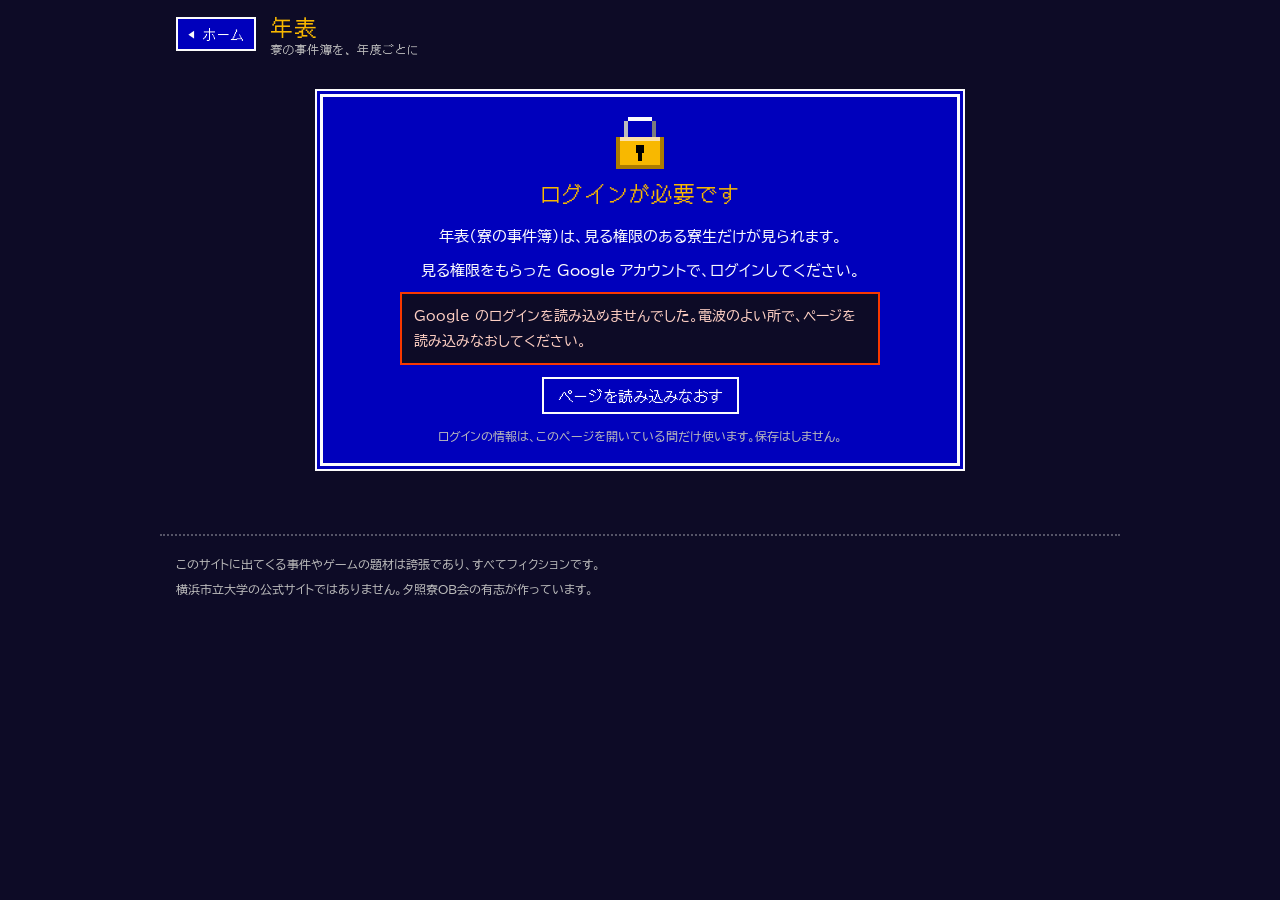
<file: nenpyo/index.html>
<!doctype html>
<html lang="ja">
<head>
<meta charset="utf-8">
<meta name="viewport" content="width=device-width, initial-scale=1, viewport-fit=cover">
<title>年表 ― 夕照寮OB会</title>
<meta name="description" content="夕照寮の事件簿を、年度ごとの年表にしました。見るには Google でのログインが必要です。">
<meta name="theme-color" content="#0d0b26">
<meta name="referrer" content="strict-origin-when-cross-origin">
<link rel="icon" href="data:image/svg+xml,%3Csvg xmlns='http://www.w3.org/2000/svg' viewBox='0 0 16 16' shape-rendering='crispEdges'%3E%3Crect width='16' height='16' fill='%230d0b26'/%3E%3Crect x='2' y='3' width='12' height='10' fill='%23fce0a8'/%3E%3Crect x='1' y='2' width='2' height='12' fill='%23ac7c00'/%3E%3Crect x='13' y='2' width='2' height='12' fill='%23ac7c00'/%3E%3Crect x='4' y='5' width='8' height='1' fill='%23000'/%3E%3Crect x='4' y='7' width='8' height='1' fill='%23000'/%3E%3Crect x='4' y='9' width='5' height='1' fill='%23000'/%3E%3Crect x='10' y='9' width='2' height='2' fill='%23f83800'/%3E%3C/svg%3E">
<link rel="preconnect" href="https://fonts.googleapis.com">
<link rel="preconnect" href="https://fonts.gstatic.com" crossorigin>
<link rel="stylesheet" href="https://fonts.googleapis.com/css2?family=BIZ+UDPGothic:wght@400;700&family=DotGothic16&display=swap">
<link rel="stylesheet" href="../css/site.css">
<link rel="stylesheet" href="../css/login.css">
<link rel="stylesheet" href="../css/nenpyo.css">
</head>
<body class="nenpyo">
<header class="ob-top">
  <a class="ob-back" href="../">◀ ホーム</a>
  <h1 class="ob-title">年表<small>寮の事件簿を、年度ごとに</small></h1>
</header>

<main class="ob-main">
  <p class="ob-notice" id="np-demo" hidden>デモ表示です（サンプルの事件）。本番では Google でログインした寮生だけが見られます。</p>

  <!-- 設定がまだのとき -->
  <section class="fc-window ob-gate ob-setup" id="np-setup" aria-labelledby="np-setup-title" hidden>
    <h2 id="np-setup-title">年表は準備中です</h2>
    <p>ログインのしくみを、いま用意しています。もうしばらくお待ちください。</p>
    <p class="ob-small">幹事の方へ：<code>js/site/config.js</code> の <code>GOOGLE_CLIENT_ID</code> が空です。<code>docs/site/SETUP.md</code> を見て設定してください。</p>
  </section>

  <!-- ログイン -->
  <section class="fc-window ob-gate" id="np-login" aria-labelledby="np-login-title" hidden>
    <svg class="ob-lock" viewBox="0 0 12 13" width="48" height="52" shape-rendering="crispEdges" aria-hidden="true">
      <rect x="3" y="0" width="6" height="1" fill="#fcfcfc"/>
      <rect x="2" y="1" width="1" height="4" fill="#bcbcbc"/><rect x="9" y="1" width="1" height="4" fill="#7c7c7c"/>
      <rect x="0" y="5" width="12" height="8" fill="#ac7c00"/>
      <rect x="1" y="5" width="10" height="7" fill="#f8b800"/>
      <rect x="1" y="5" width="10" height="1" fill="#fce0a8"/>
      <rect x="5" y="7" width="2" height="2" fill="#000"/><rect x="5.5" y="9" width="1" height="2" fill="#000"/>
    </svg>
    <h2 id="np-login-title">ログインが必要です</h2>
    <p>年表（寮の事件簿）は、見る権限のある寮生だけが見られます。</p>
    <p>見る権限をもらった Google アカウントで、ログインしてください。</p>
    <div class="ob-gbtn" id="np-gbtn"></div>
    <div class="ob-status" id="np-status" role="status" aria-live="polite" hidden></div>
    <button type="button" class="fc-btn ob-reload" id="np-reload" hidden>ページを読み込みなおす</button>
    <!-- 見る権限がないとき：申請 -->
    <form class="ob-request" id="np-req" novalidate hidden>
      <h3>見る権限を申請する</h3>
      <p class="ob-small">申請するアカウント：<span id="np-req-email"></span>（このアドレスは幹事だけが見ます）</p>
      <label>お名前<small>必須。名簿に載っている名前で</small><input name="name" maxlength="40" autocomplete="name"></label>
      <label>入学年度<small>任意。例：2003、平成15年度</small><input name="entry" maxlength="30" autocomplete="off"></label>
      <label>ひとこと<small>任意。例：305号室にいました</small><textarea name="note" rows="2" maxlength="500"></textarea></label>
      <button type="submit" class="fc-btn">申請する ▶</button>
      <div class="ob-req-status" id="np-req-status" role="status" aria-live="polite"></div>
    </form>
    <p class="ob-small">ログインの情報は、このページを開いている間だけ使います。保存はしません。</p>
  </section>

  <div class="ob-loading" id="np-loading" role="status" hidden>
    <span class="ob-blink" aria-hidden="true">▶</span> 読み込んでいます…
  </div>

  <!-- 年表 -->
  <section class="np-board" id="np-board" aria-label="事件簿の年表" tabindex="-1" hidden>
    <div class="ob-user" id="np-user" hidden>
      <span class="ob-user-text"><span class="ob-user-dot" aria-hidden="true"></span><span id="np-user-text">ログイン中</span></span>
      <button type="button" class="fc-btn ob-logout" id="np-logout">ログアウト</button>
    </div>

    <div class="fc-window np-bar">
      <div class="np-bar-row">
        <div class="np-search">
          <label class="np-label" for="np-q">ことばでさがす</label>
          <span class="np-search-box">
            <input type="search" id="np-q" placeholder="例：学祭" autocomplete="off" enterkeyhint="search">
            <button type="button" class="np-clear" id="np-clear" aria-label="さがす文字を消す" hidden>✕</button>
          </span>
        </div>
        <label class="np-jump">
          <span class="np-label">年度へとぶ</span>
          <select id="np-year"><option value="">― 年度 ―</option></select>
        </label>
      </div>
      <div class="np-tagbox">
        <span class="np-label" id="np-tags-label">タグでしぼる</span>
        <div class="np-tags" id="np-tags" role="group" aria-labelledby="np-tags-label"></div>
      </div>
      <div class="np-bar-foot">
        <p class="np-count" id="np-count" aria-live="polite"></p>
        <a class="fc-btn np-post" id="np-post" href="../#post" hidden>事件を投稿する ▶</a>
      </div>
    </div>

    <div class="np-timeline" id="np-timeline"></div>

    <div class="np-empty" id="np-empty" hidden>
      <p id="np-empty-text">当てはまる事件はありません。</p>
      <button type="button" class="fc-btn" id="np-reset">しぼりこみをやめる</button>
    </div>

    <section class="fc-window np-tail" id="np-tail" hidden>
      <p>ほかにも覚えている事件があれば、トップページの投稿フォームから送ってください。AI が形を整えて、そのまま年表に載ります。</p>
      <p><a class="fc-btn" id="np-post2" href="../#post">事件を投稿する ▶</a></p>
    </section>
  </section>
</main>

<a class="fc-btn np-top" id="np-top" href="#" hidden aria-label="ページの上へもどる">▲ 上へ</a>

<footer data-ob-footer></footer>

<script src="../js/site/config.js"></script>
<script src="../js/site/sample.js"></script>
<script src="../js/site/data.js"></script>
<script src="../js/site/common.js"></script>
<script src="../js/site/login.js"></script>
<script src="../js/nenpyo.js"></script>
</body>
</html>
</file>
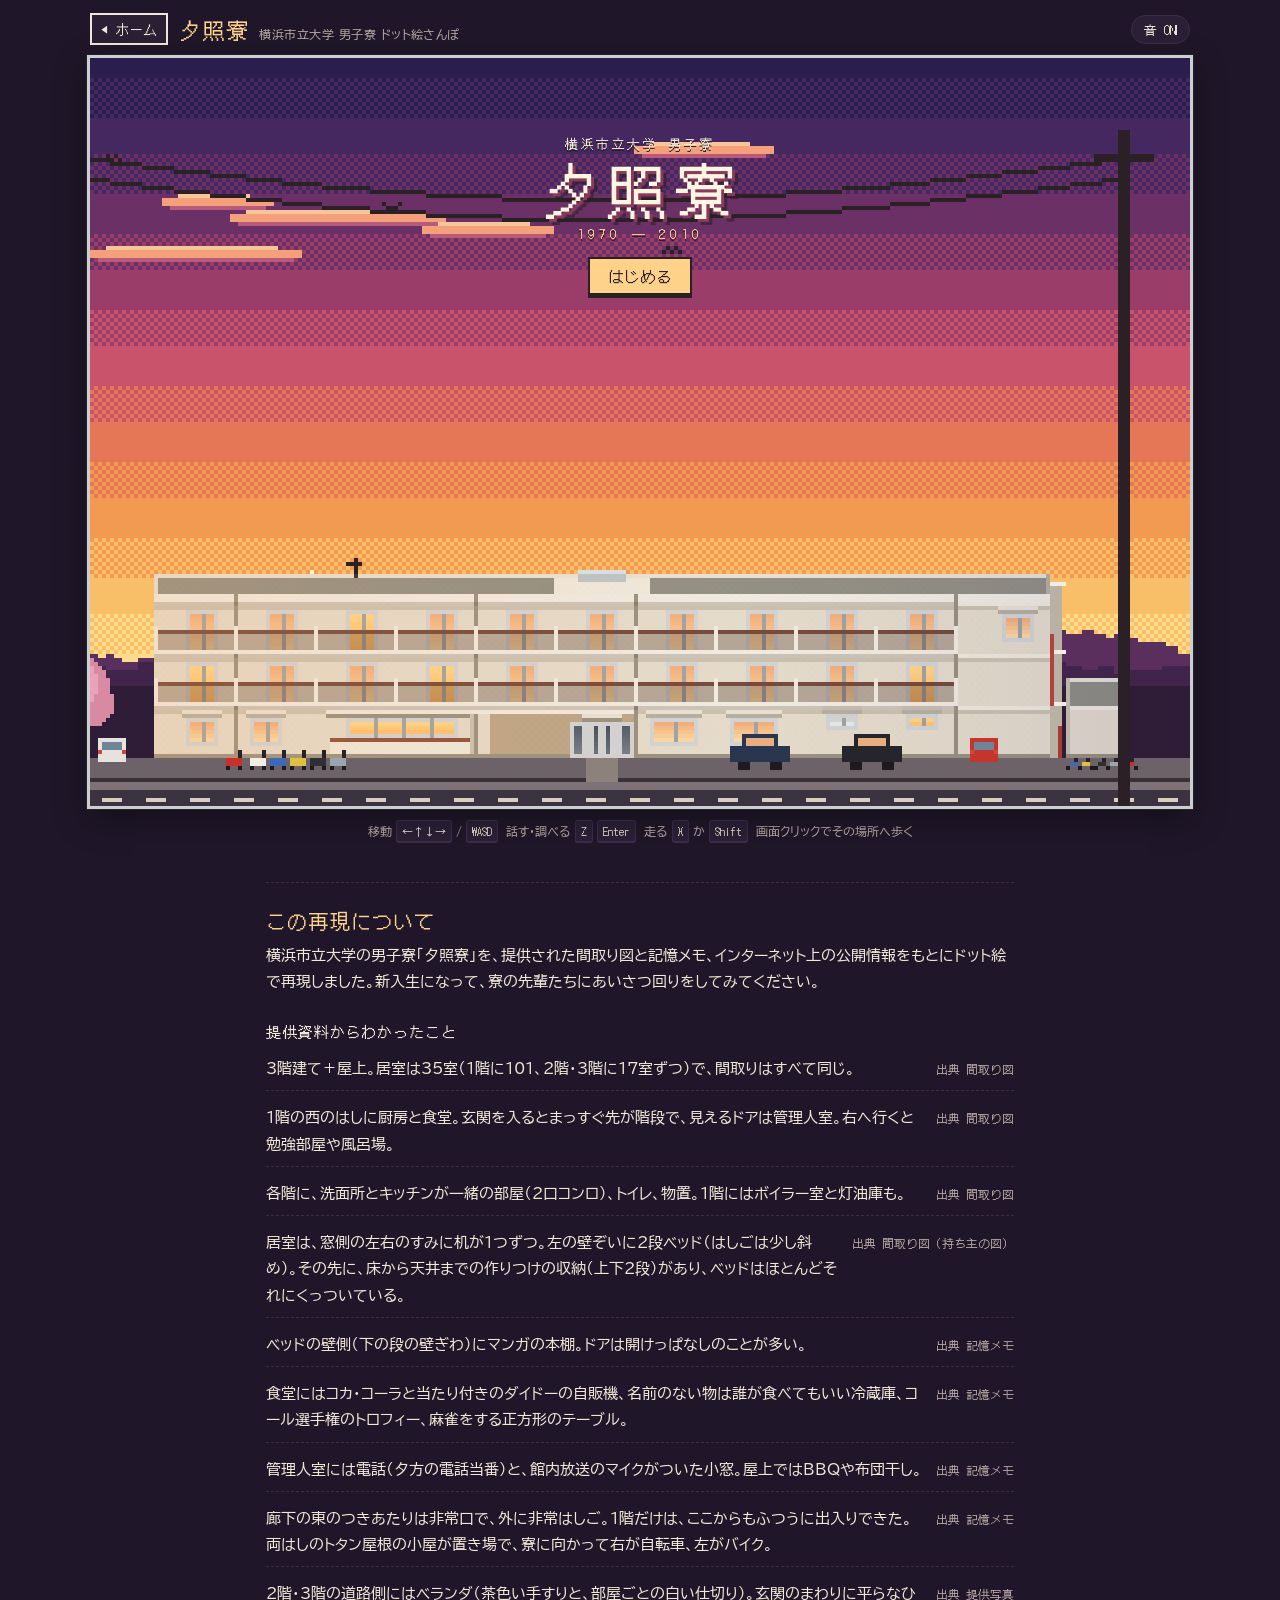
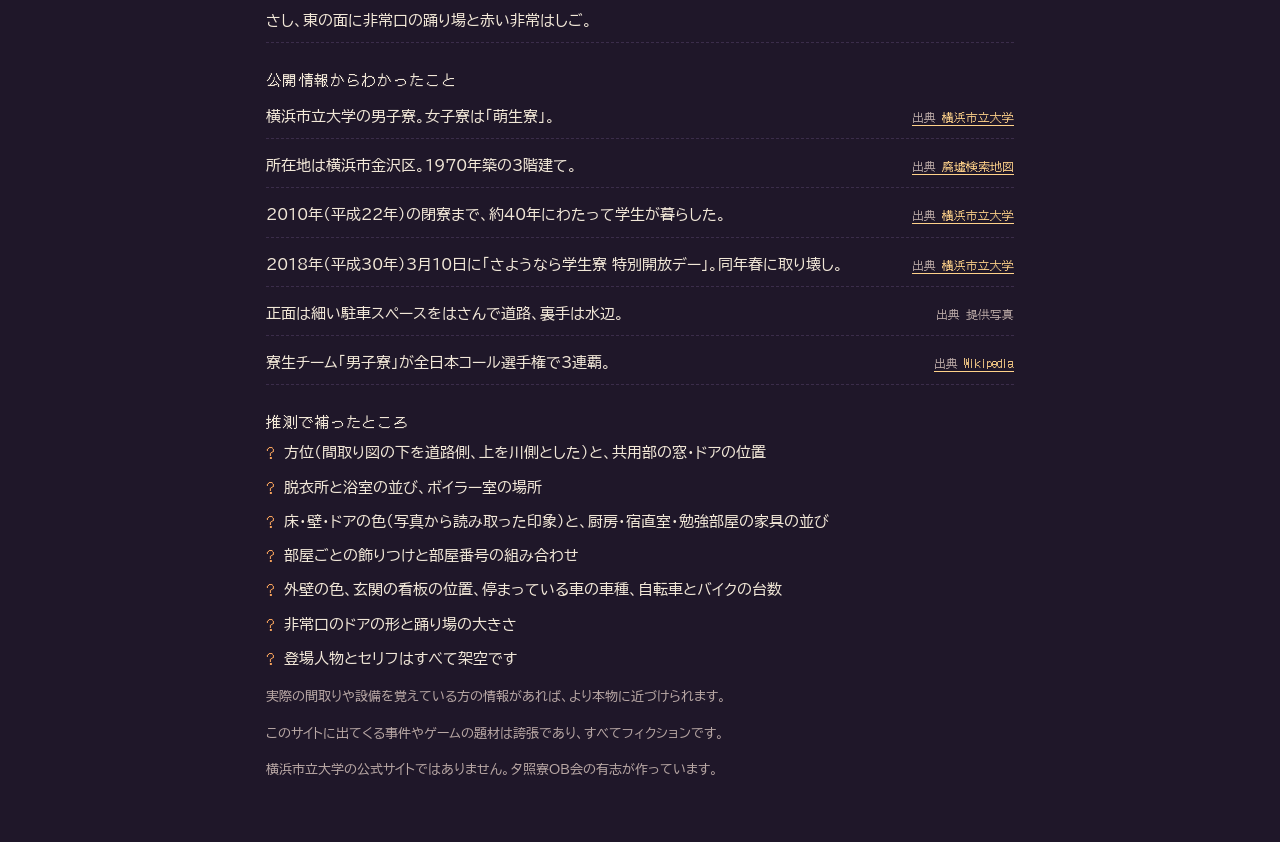
<file: sanpo/index.html>
<!doctype html>
<html lang="ja">
<head>
<meta charset="utf-8">
<meta name="viewport" content="width=device-width, initial-scale=1, viewport-fit=cover">
<title>寮さんぽ ― 夕照寮OB会</title>
<meta name="description" content="横浜市立大学の男子寮「夕照寮」（1970–2010）をドット絵で再現し、館内を歩きまわれるゲーム。">
<meta name="theme-color" content="#1f1729">
<link rel="icon" href="data:image/svg+xml,%3Csvg xmlns='http://www.w3.org/2000/svg' viewBox='0 0 16 16' shape-rendering='crispEdges'%3E%3Crect width='16' height='16' fill='%23f83800'/%3E%3Crect width='16' height='4' fill='%234428bc'/%3E%3Crect x='0' y='10' width='16' height='6' fill='%2300a800'/%3E%3Crect x='2' y='4' width='12' height='10' fill='%23fce0a8'/%3E%3Crect x='2' y='4' width='12' height='1' fill='%23ac7c00'/%3E%3Crect x='3' y='6' width='2' height='2' fill='%230000bc'/%3E%3Crect x='7' y='6' width='2' height='2' fill='%230000bc'/%3E%3Crect x='11' y='6' width='2' height='2' fill='%230000bc'/%3E%3Crect x='3' y='10' width='2' height='2' fill='%230000bc'/%3E%3Crect x='11' y='10' width='2' height='2' fill='%230000bc'/%3E%3Crect x='7' y='10' width='2' height='4' fill='%237c7c7c'/%3E%3C/svg%3E">
<link rel="preconnect" href="https://fonts.googleapis.com">
<link rel="preconnect" href="https://fonts.gstatic.com" crossorigin>
<link rel="stylesheet" href="https://fonts.googleapis.com/css2?family=BIZ+UDPGothic:wght@400;700&family=DotGothic16&display=swap">
<link rel="stylesheet" href="../css/style.css">
</head>
<body>
<header class="top" id="top">
  <p class="logo"><a class="logo-home" href="../">◀ ホーム</a><span class="logo-name">夕照寮</span><span class="logo-sub">横浜市立大学 男子寮 ドット絵さんぽ</span></p>
  <button type="button" class="chip" id="sound-btn" aria-pressed="true">音 ON</button>
</header>

<main class="wrap">
  <section class="console" aria-label="ゲーム画面">
    <div class="screen" id="stage">
      <canvas id="screen" width="240" height="176" aria-label="夕照寮のドット絵。主人公を動かして寮の中を歩けます"></canvas>
      <div class="hud" id="hud" hidden><span id="hud-loc"></span><span id="hud-quest"></span></div>
      <div class="toast" id="toast" role="status" hidden></div>
      <div class="title-ui" id="title-ui" hidden>
        <p class="title-kicker">横浜市立大学 男子寮</p>
        <h1 class="title-name">夕照寮</h1>
        <p class="title-years">1970 ― 2010</p>
        <div class="title-actions">
          <button type="button" class="start" id="start-btn">はじめる</button>
          <button type="button" class="start start-sub" id="continue-btn" hidden>つづきから</button>
        </div>
      </div>
      <div class="msg" id="msg" hidden>
        <span class="msg-name" id="msg-name" hidden></span>
        <p class="msg-text" id="msg-text"></p>
        <div class="msg-choices" id="msg-choices"></div>
        <span class="msg-next" id="msg-next" aria-hidden="true">▼</span>
      </div>
    </div>

    <div class="pad" id="pad">
      <div class="dpad" id="dpad" role="group" aria-label="十字キー">
        <span class="dpad-arm dpad-up"></span><span class="dpad-arm dpad-left"></span>
        <span class="dpad-hub"></span>
        <span class="dpad-arm dpad-right"></span><span class="dpad-arm dpad-down"></span>
      </div>
      <div class="ab">
        <button type="button" class="ab-btn ab-b" id="btn-b" aria-label="B ボタン（押しているあいだ走る）">B<small>走る</small></button>
        <button type="button" class="ab-btn ab-a" id="btn-a" aria-label="A ボタン（話す・調べる）">A<small>話す</small></button>
      </div>
    </div>
    <p class="keys">移動 <kbd>←↑↓→</kbd> / <kbd>WASD</kbd>　話す・調べる <kbd>Z</kbd> <kbd>Enter</kbd>　走る <kbd>X</kbd> か <kbd>Shift</kbd>　画面クリックでその場所へ歩く</p>
  </section>

  <section class="notes" aria-labelledby="notes-title">
    <h2 id="notes-title">この再現について</h2>
    <p class="lead">横浜市立大学の男子寮「夕照寮」を、提供された間取り図と記憶メモ、インターネット上の公開情報をもとにドット絵で再現しました。新入生になって、寮の先輩たちにあいさつ回りをしてみてください。</p>

    <h3>提供資料からわかったこと</h3>
    <ul class="facts">
      <li><span class="fact">3階建て＋屋上。居室は35室（1階に101、2階・3階に17室ずつ）で、間取りはすべて同じ。</span><span class="src">間取り図</span></li>
      <li><span class="fact">1階の西のはしに厨房と食堂。玄関を入るとまっすぐ先が階段で、見えるドアは管理人室。右へ行くと勉強部屋や風呂場。</span><span class="src">間取り図</span></li>
      <li><span class="fact">各階に、洗面所とキッチンが一緒の部屋（2口コンロ）、トイレ、物置。1階にはボイラー室と灯油庫も。</span><span class="src">間取り図</span></li>
      <li><span class="fact">居室は、窓側の左右のすみに机が1つずつ。左の壁ぞいに2段ベッド（はしごは少し斜め）。その先に、床から天井までの作りつけの収納（上下2段）があり、ベッドはほとんどそれにくっついている。</span><span class="src">間取り図（持ち主の図）</span></li>
      <li><span class="fact">ベッドの壁側（下の段の壁ぎわ）にマンガの本棚。ドアは開けっぱなしのことが多い。</span><span class="src">記憶メモ</span></li>
      <li><span class="fact">食堂にはコカ・コーラと当たり付きのダイドーの自販機、名前のない物は誰が食べてもいい冷蔵庫、コール選手権のトロフィー、麻雀をする正方形のテーブル。</span><span class="src">記憶メモ</span></li>
      <li><span class="fact">管理人室には電話（夕方の電話当番）と、館内放送のマイクがついた小窓。屋上ではBBQや布団干し。</span><span class="src">記憶メモ</span></li>
      <li><span class="fact">廊下の東のつきあたりは非常口で、外に非常はしご。1階だけは、ここからもふつうに出入りできた。両はしのトタン屋根の小屋が置き場で、寮に向かって右が自転車、左がバイク。</span><span class="src">記憶メモ</span></li>
      <li><span class="fact">2階・3階の道路側にはベランダ（茶色い手すりと、部屋ごとの白い仕切り）。玄関のまわりに平らなひさし、東の面に非常口の踊り場と赤い非常はしご。</span><span class="src">提供写真</span></li>
    </ul>

    <h3>公開情報からわかったこと</h3>
    <ul class="facts">
      <li><span class="fact">横浜市立大学の男子寮。女子寮は「萌生寮」。</span><a href="https://www.yokohama-cu.ac.jp/event/gakuseiryo_event.html" target="_blank" rel="noopener">横浜市立大学</a></li>
      <li><span class="fact">所在地は横浜市金沢区。1970年築の3階建て。</span><a href="https://haikyo.info/s/9452.html" target="_blank" rel="noopener">廃墟検索地図</a></li>
      <li><span class="fact">2010年（平成22年）の閉寮まで、約40年にわたって学生が暮らした。</span><a href="https://www.yokohama-cu.ac.jp/news/2017/pr/dormitory.html" target="_blank" rel="noopener">横浜市立大学</a></li>
      <li><span class="fact">2018年（平成30年）3月10日に「さようなら学生寮 特別開放デー」。同年春に取り壊し。</span><a href="https://www.yokohama-cu.ac.jp/event/gakuseiryo_event.html" target="_blank" rel="noopener">横浜市立大学</a></li>
      <li><span class="fact">正面は細い駐車スペースをはさんで道路、裏手は水辺。</span><span class="src">提供写真</span></li>
      <li><span class="fact">寮生チーム「男子寮」が全日本コール選手権で3連覇。</span><a href="https://ja.wikipedia.org/wiki/%E5%85%A8%E6%97%A5%E6%9C%AC%E3%82%B3%E3%83%BC%E3%83%AB%E9%81%B8%E6%89%8B%E6%A8%A9" target="_blank" rel="noopener">Wikipedia</a></li>
    </ul>

    <h3>推測で補ったところ</h3>
    <ul class="guess">
      <li>方位（間取り図の下を道路側、上を川側とした）と、共用部の窓・ドアの位置</li>
      <li>脱衣所と浴室の並び、ボイラー室の場所</li>
      <li>床・壁・ドアの色（写真から読み取った印象）と、厨房・宿直室・勉強部屋の家具の並び</li>
      <li>部屋ごとの飾りつけと部屋番号の組み合わせ</li>
      <li>外壁の色、玄関の看板の位置、停まっている車の車種、自転車とバイクの台数</li>
      <li>非常口のドアの形と踊り場の大きさ</li>
      <li>登場人物とセリフはすべて架空です</li>
    </ul>
    <p class="small">実際の間取りや設備を覚えている方の情報があれば、より本物に近づけられます。</p>
    <footer class="small" data-ob-footer></footer>
  </section>
</main>

<script src="../js/site/config.js"></script>
<script src="../js/site/sample.js"></script>
<script src="../js/site/data.js"></script>
<script src="../js/site/common.js"></script>
<script src="../js/world.js"></script>
<script src="../js/art.js"></script>
<script src="../js/game.js"></script>
</body>
</html>
</file>
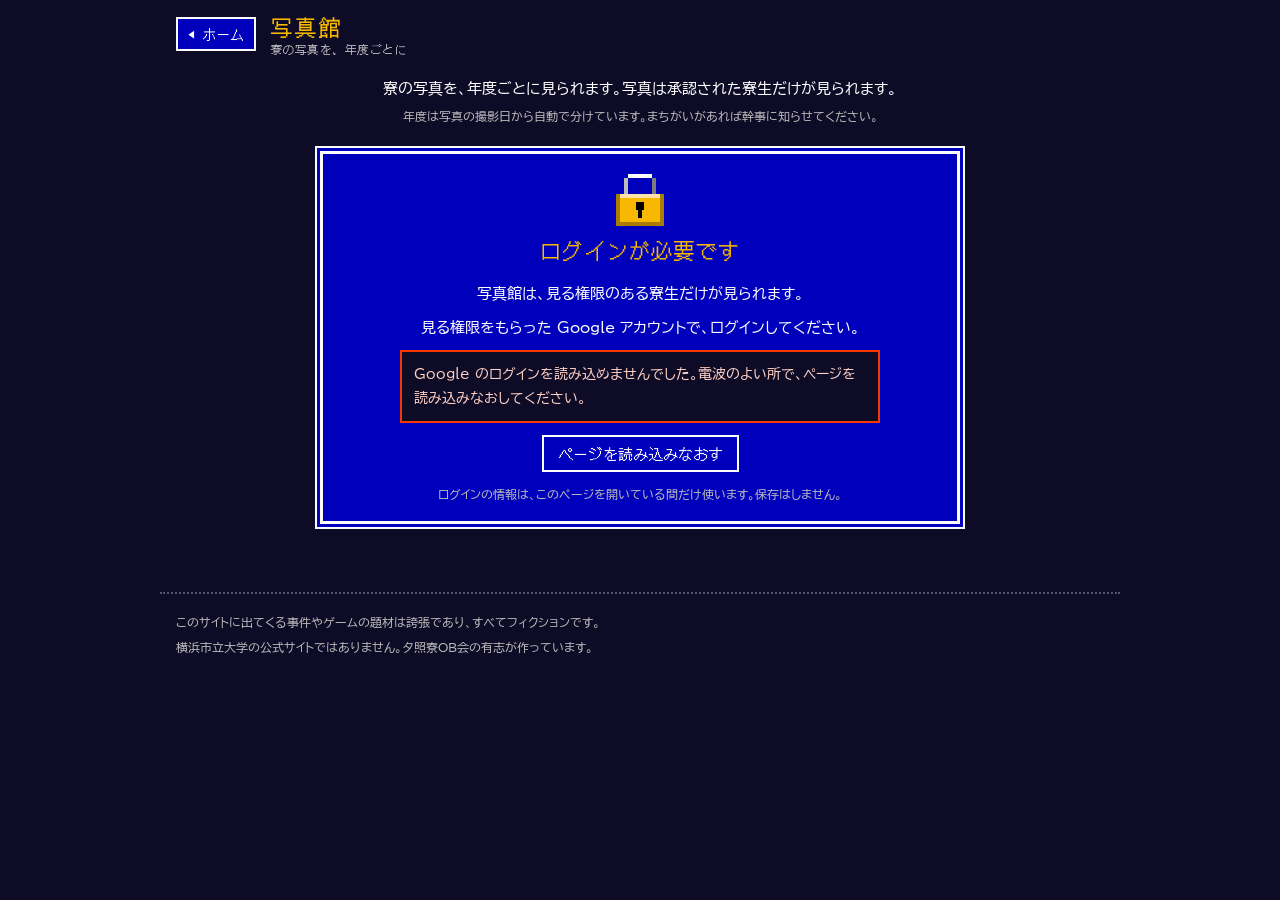
<file: shashin/index.html>
<!doctype html>
<html lang="ja">
<head>
<meta charset="utf-8">
<meta name="viewport" content="width=device-width, initial-scale=1, viewport-fit=cover">
<title>写真館 ― 夕照寮OB会</title>
<meta name="description" content="夕照寮の写真を、年度ごとに見られます。見るには Google でのログインが必要です。">
<meta name="theme-color" content="#0d0b26">
<meta name="referrer" content="strict-origin-when-cross-origin">
<link rel="icon" href="data:image/svg+xml,%3Csvg xmlns='http://www.w3.org/2000/svg' viewBox='0 0 16 16' shape-rendering='crispEdges'%3E%3Crect width='16' height='16' fill='%230d0b26'/%3E%3Crect x='1' y='4' width='14' height='10' fill='%23fcfcfc'/%3E%3Crect x='5' y='2' width='6' height='2' fill='%23fcfcfc'/%3E%3Crect x='2' y='5' width='12' height='8' fill='%237c7c7c'/%3E%3Crect x='5' y='6' width='6' height='6' fill='%23000'/%3E%3Crect x='6' y='7' width='4' height='4' fill='%233cbcfc'/%3E%3Crect x='12' y='5' width='2' height='1' fill='%23f8b800'/%3E%3C/svg%3E">
<link rel="preconnect" href="https://fonts.googleapis.com">
<link rel="preconnect" href="https://fonts.gstatic.com" crossorigin>
<link rel="stylesheet" href="https://fonts.googleapis.com/css2?family=BIZ+UDPGothic:wght@400;700&family=DotGothic16&display=swap">
<link rel="stylesheet" href="../css/site.css">
<link rel="stylesheet" href="../css/login.css">
<link rel="stylesheet" href="../css/uploader.css">
<link rel="stylesheet" href="../css/shashin.css">
</head>
<body class="shashin">
<header class="ob-top">
  <a class="ob-back" href="../">◀ ホーム</a>
  <h1 class="ob-title">写真館<small>寮の写真を、年度ごとに</small></h1>
</header>

<main class="ob-main">
  <div class="ps-intro">
    <p>寮の写真を、年度ごとに見られます。写真は承認された寮生だけが見られます。</p>
    <p class="ob-small">年度は写真の撮影日から自動で分けています。まちがいがあれば幹事に知らせてください。</p>
  </div>

  <p class="ob-notice" id="ps-demo" hidden>デモ表示です（写真のかわりに、色の四角を出しています）。本番では Google でログインした寮生だけが見られます。</p>

  <!-- 設定がまだのとき -->
  <section class="fc-window ob-gate ob-setup" id="ps-setup" aria-labelledby="ps-setup-title" hidden>
    <h2 id="ps-setup-title">写真館は準備中です</h2>
    <p>ログインのしくみを、いま用意しています。もうしばらくお待ちください。</p>
    <p class="ob-small">幹事の方へ：<code>js/site/config.js</code> の <code>GOOGLE_CLIENT_ID</code> が空です。<code>docs/site/SETUP.md</code> を見て設定してください。</p>
  </section>

  <!-- ログイン -->
  <section class="fc-window ob-gate" id="ps-login" aria-labelledby="ps-login-title" hidden>
    <svg class="ob-lock" viewBox="0 0 12 13" width="48" height="52" shape-rendering="crispEdges" aria-hidden="true">
      <rect x="3" y="0" width="6" height="1" fill="#fcfcfc"/>
      <rect x="2" y="1" width="1" height="4" fill="#bcbcbc"/><rect x="9" y="1" width="1" height="4" fill="#7c7c7c"/>
      <rect x="0" y="5" width="12" height="8" fill="#ac7c00"/>
      <rect x="1" y="5" width="10" height="7" fill="#f8b800"/>
      <rect x="1" y="5" width="10" height="1" fill="#fce0a8"/>
      <rect x="5" y="7" width="2" height="2" fill="#000"/><rect x="5.5" y="9" width="1" height="2" fill="#000"/>
    </svg>
    <h2 id="ps-login-title">ログインが必要です</h2>
    <p>写真館は、見る権限のある寮生だけが見られます。</p>
    <p>見る権限をもらった Google アカウントで、ログインしてください。</p>
    <div class="ob-gbtn" id="ps-gbtn"></div>
    <div class="ob-status" id="ps-status" role="status" aria-live="polite" hidden></div>
    <button type="button" class="fc-btn ob-reload" id="ps-reload" hidden>ページを読み込みなおす</button>
    <!-- 見る権限がないとき：申請 -->
    <form class="ob-request" id="ps-req" novalidate hidden>
      <h3>見る権限を申請する</h3>
      <p class="ob-small">申請するアカウント：<span id="ps-req-email"></span>（このアドレスは幹事だけが見ます）</p>
      <label>お名前<small>必須。名簿に載っている名前で</small><input name="name" maxlength="40" autocomplete="name"></label>
      <label>入学年度<small>任意。例：2003、平成15年度</small><input name="entry" maxlength="30" autocomplete="off"></label>
      <label>ひとこと<small>任意。例：305号室にいました</small><textarea name="note" rows="2" maxlength="500"></textarea></label>
      <button type="submit" class="fc-btn">申請する ▶</button>
      <div class="ob-req-status" id="ps-req-status" role="status" aria-live="polite"></div>
    </form>
    <p class="ob-small">ログインの情報は、このページを開いている間だけ使います。保存はしません。</p>
  </section>

  <div class="ob-loading" id="ps-loading" role="status" hidden>
    <span class="ob-blink" aria-hidden="true">▶</span> 読み込んでいます…
  </div>

  <!-- 写真の一覧 -->
  <section class="ps-board" id="ps-board" aria-label="写真の一覧" tabindex="-1" hidden>
    <div class="ob-user" id="ps-user" hidden>
      <span class="ob-user-text"><span class="ob-user-dot" aria-hidden="true"></span><span id="ps-user-text">ログイン中</span></span>
      <button type="button" class="fc-btn ob-logout" id="ps-logout">ログアウト</button>
    </div>

    <!-- 写真を送る（はじめは閉じておく） -->
    <div class="ps-send-open">
      <button type="button" class="fc-btn ps-send-toggle" id="ps-send-toggle" aria-expanded="false" aria-controls="ps-send">写真を送る ▶</button>
    </div>
    <section class="fc-window ps-send" id="ps-send" aria-labelledby="ps-send-title" hidden>
      <h2 id="ps-send-title">写真を送る</h2>
      <p class="ps-send-note">1 枚 20MB まで。ZIP の中の写真も 1 枚ずつ送ります。送った写真は、重複を見て、年度に分けてから写真館に並びます。</p>
      <form class="ps-send-form" id="ps-send-form" novalidate>
        <div class="ob-up-drop" id="ps-drop">
          <label class="ob-up-file">写真か ZIP をえらぶ<small>いくつでもえらべます。パソコンなら、ここにドラッグして入れることもできます</small>
            <input type="file" id="ps-files" name="files" accept="image/*,.zip,application/zip" multiple>
          </label>
          <p class="ob-up-picked" id="ps-picked">まだ何もえらんでいません。</p>
        </div>
        <label>年度<small>任意。わかれば。例：2005、平成17年度。書いておくと、撮影日よりこちらを使います</small><input name="year" id="ps-send-year" maxlength="30" autocomplete="off"></label>
        <label>ひとこと<small>任意。200 字まで。例：新歓コンパのときの写真です</small><input name="note" id="ps-send-note" maxlength="200" autocomplete="off"></label>
        <div class="ps-send-btns">
          <button type="submit" class="fc-btn ps-send-go" id="ps-send-go">送る ▶</button>
          <button type="button" class="fc-btn ps-send-stop" id="ps-send-stop" hidden>やめる</button>
        </div>
        <div class="ob-up-prog" id="ps-prog" hidden>
          <p class="ob-up-prog-text" id="ps-prog-text"></p>
          <div class="ob-up-track" aria-hidden="true"><div class="ob-up-fill" id="ps-prog-fill"></div></div>
        </div>
        <p class="ob-up-status" id="ps-send-status" role="status" aria-live="polite"></p>
        <div class="ob-up-problems" id="ps-problems" hidden>
          <h3>送らなかったもの・送れなかったもの</h3>
          <ul id="ps-problem-list"></ul>
        </div>
      </form>
    </section>

    <nav class="fc-window ps-bar" aria-labelledby="ps-jump-label">
      <div class="ps-bar-head">
        <span class="ps-label" id="ps-jump-label">年度へとぶ</span>
        <p class="ps-count" id="ps-count" aria-live="polite"></p>
      </div>
      <div class="ps-jump" id="ps-jump"></div>
    </nav>

    <div class="ps-retry" id="ps-retry" role="status" hidden>
      <p>読み込めなかった写真があります（<span class="ps-retry-mark" aria-hidden="true">？</span>の所）。</p>
      <button type="button" class="fc-btn" id="ps-retry-btn">もう一度読み込む</button>
    </div>

    <div class="ps-years" id="ps-years"></div>
  </section>
</main>

<!-- 大きく見る -->
<div class="ps-lb" id="ps-lb" role="dialog" aria-modal="true" aria-labelledby="ps-lb-title" hidden>
  <div class="ps-lb-bar">
    <h2 class="ps-lb-title" id="ps-lb-title"></h2>
    <span class="ps-lb-count" id="ps-lb-count" aria-live="polite"></span>
    <button type="button" class="fc-btn ps-lb-close" id="ps-lb-close" aria-label="閉じる">✕</button>
  </div>
  <div class="ps-lb-stage" id="ps-lb-stage">
    <img class="ps-lb-img" id="ps-lb-img" alt="" draggable="false" hidden>
    <p class="ps-lb-wait" id="ps-lb-wait" hidden><span class="ob-blink" aria-hidden="true">▶</span> 読み込んでいます…</p>
    <p class="ps-lb-err" id="ps-lb-err" hidden></p>
    <button type="button" class="ps-lb-nav is-prev" id="ps-lb-prev" aria-label="前の写真">◀</button>
    <button type="button" class="ps-lb-nav is-next" id="ps-lb-next" aria-label="次の写真">▶</button>
  </div>
  <div class="ps-lb-foot">
    <p class="ps-lb-info" id="ps-lb-info"></p>
    <button type="button" class="fc-btn ps-dl" id="ps-dl" hidden>ダウンロード</button>
    <p class="ps-dl-status" id="ps-dl-status" role="status" aria-live="polite"></p>
    <p class="ps-lb-keys ob-small" id="ps-lb-keys">←→：前・次　Esc：閉じる</p>
  </div>
</div>

<a class="fc-btn ps-top" id="ps-top" href="#" hidden aria-label="ページの上へもどる">▲ 上へ</a>

<footer data-ob-footer></footer>

<script src="../js/site/config.js"></script>
<script src="../js/site/sample.js"></script>
<script src="../js/site/data.js"></script>
<script src="../js/site/common.js"></script>
<script src="../js/site/login.js"></script>
<script src="../js/site/zip.js"></script>
<script src="../js/site/uploader.js"></script>
<script src="../js/shashin.js"></script>
</body>
</html>
</file>
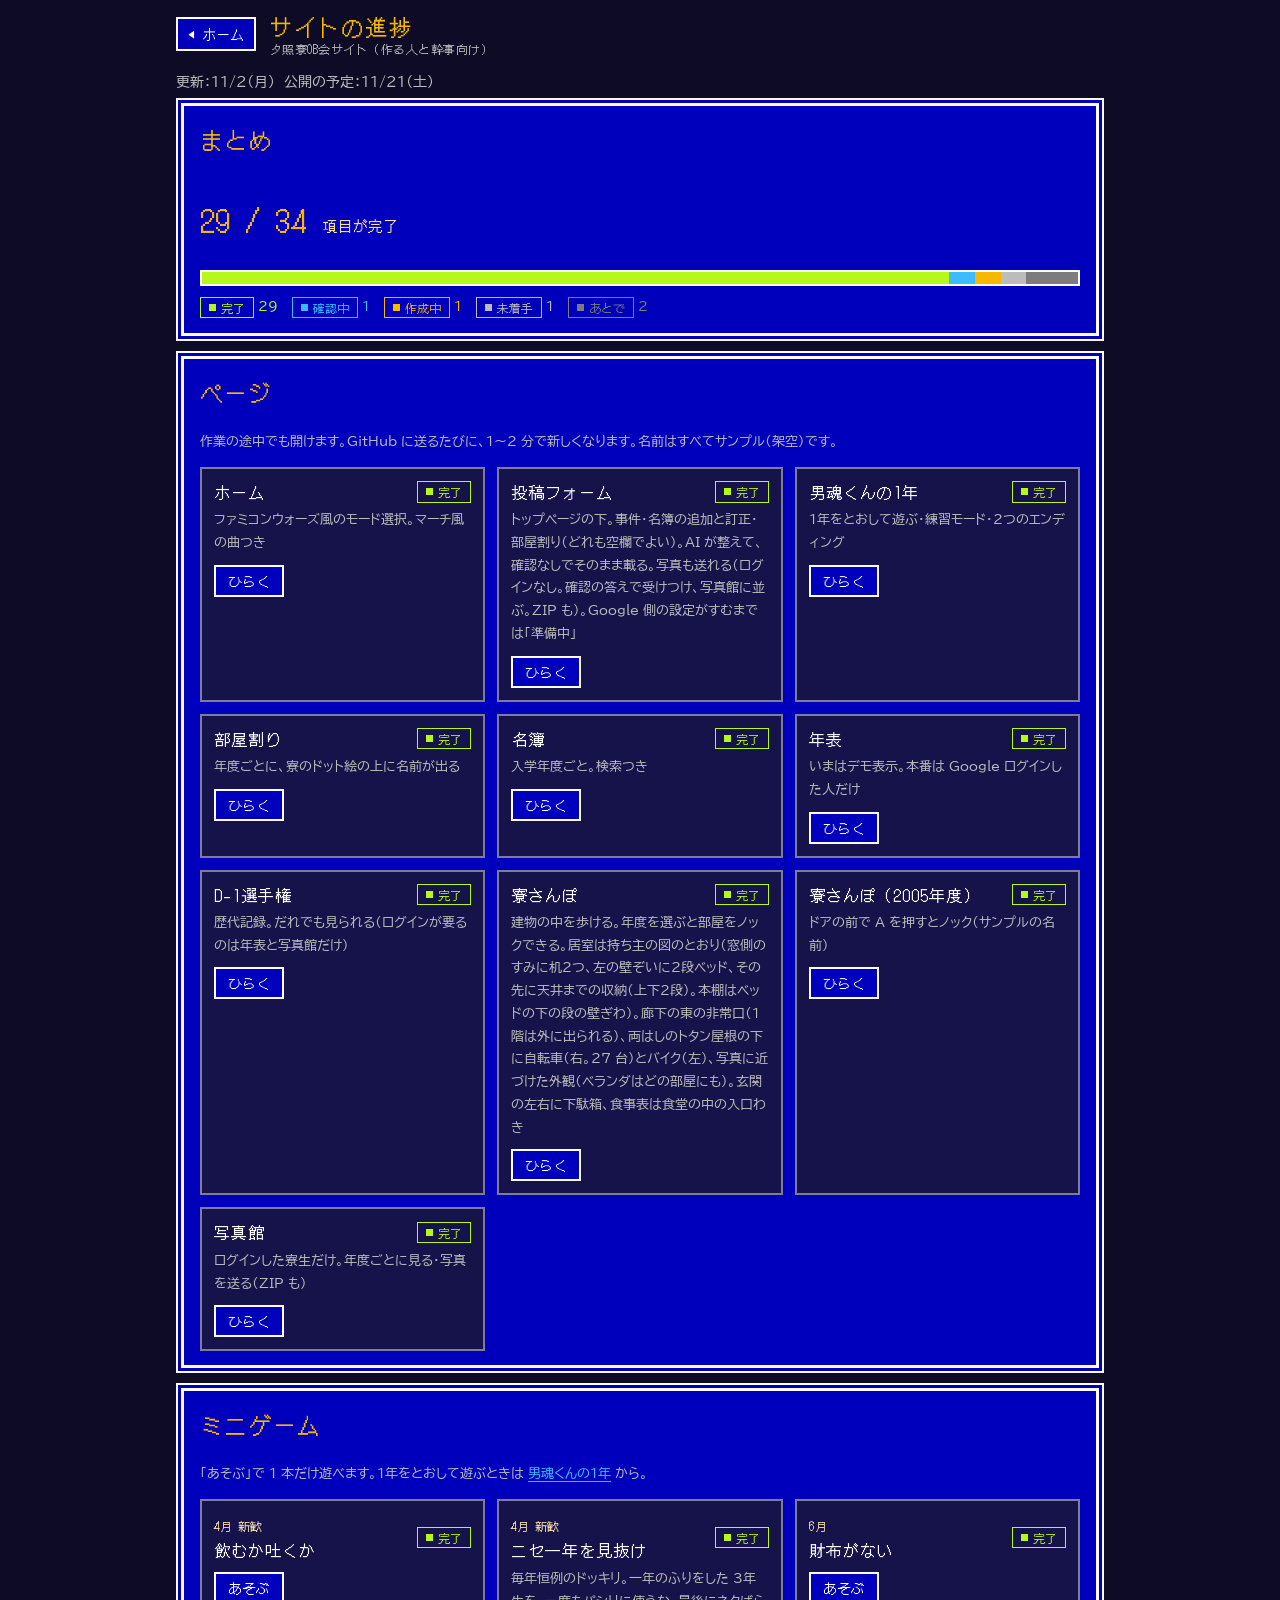
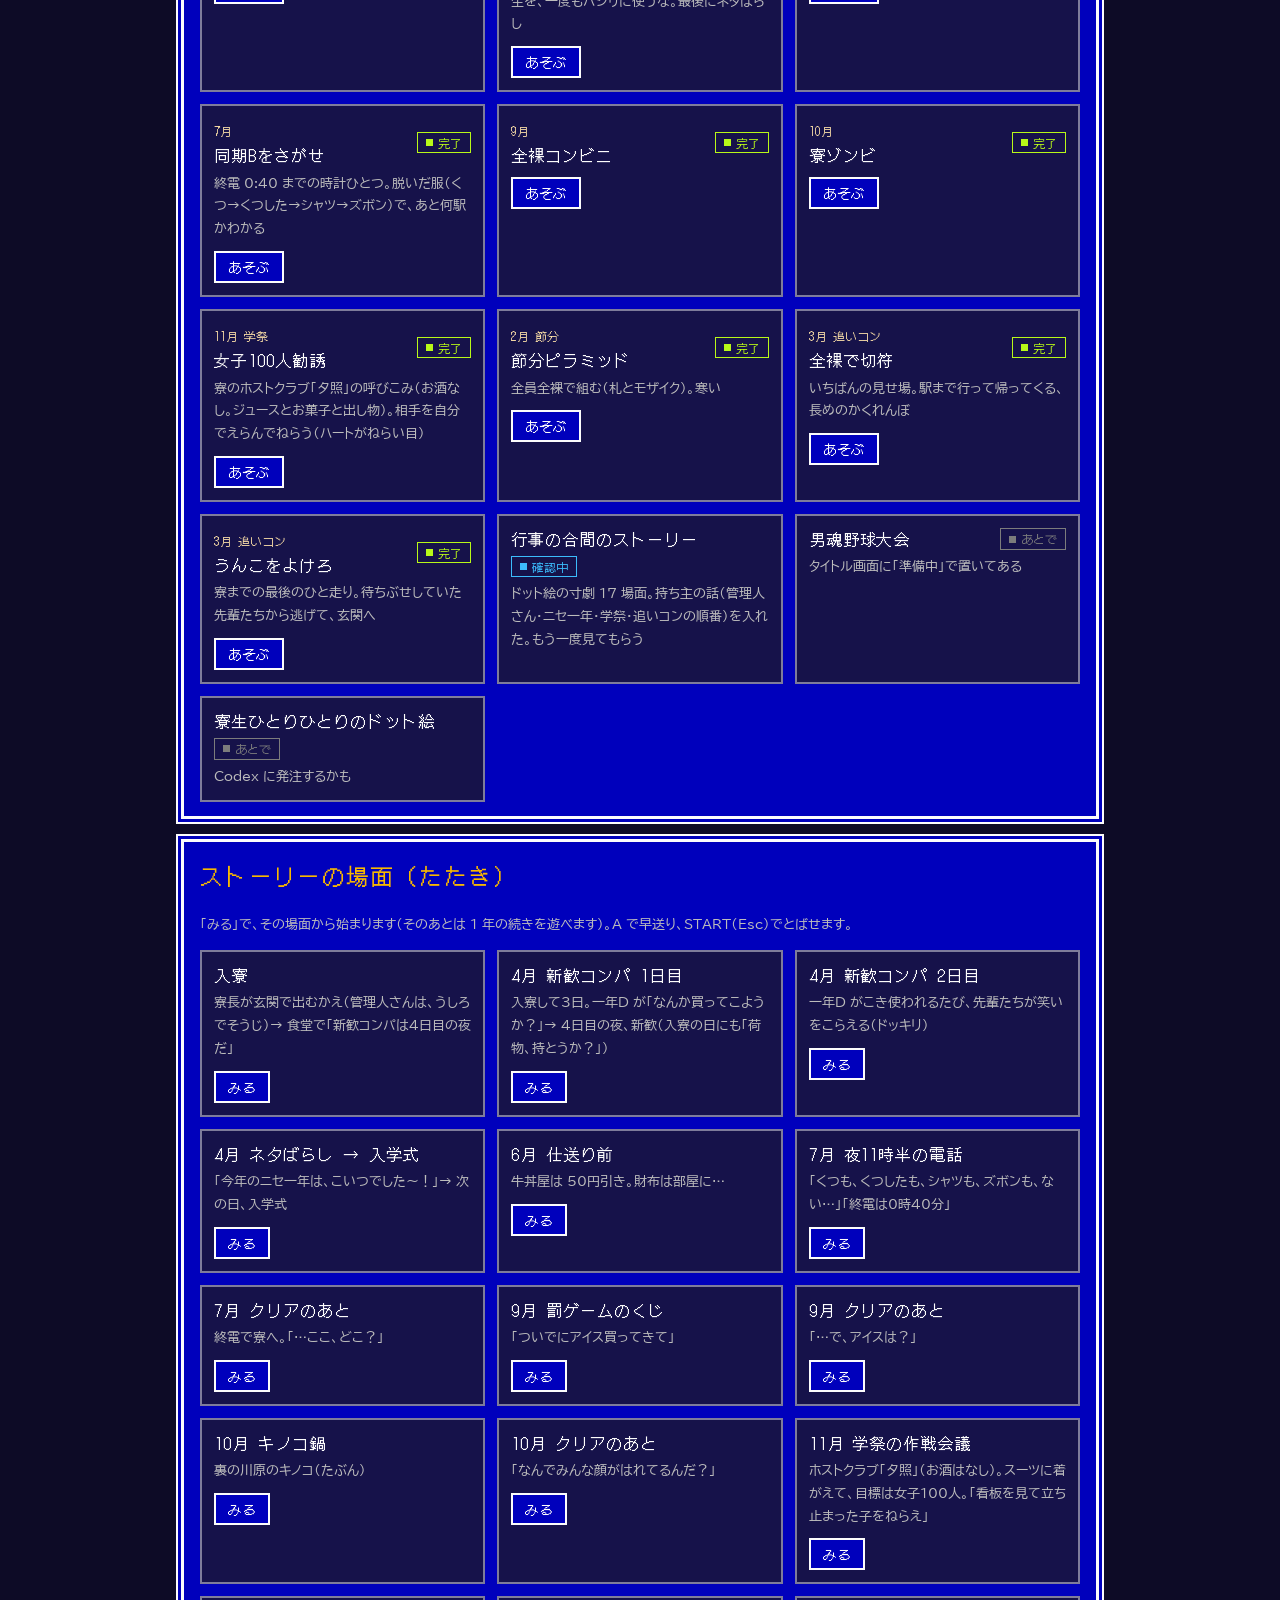
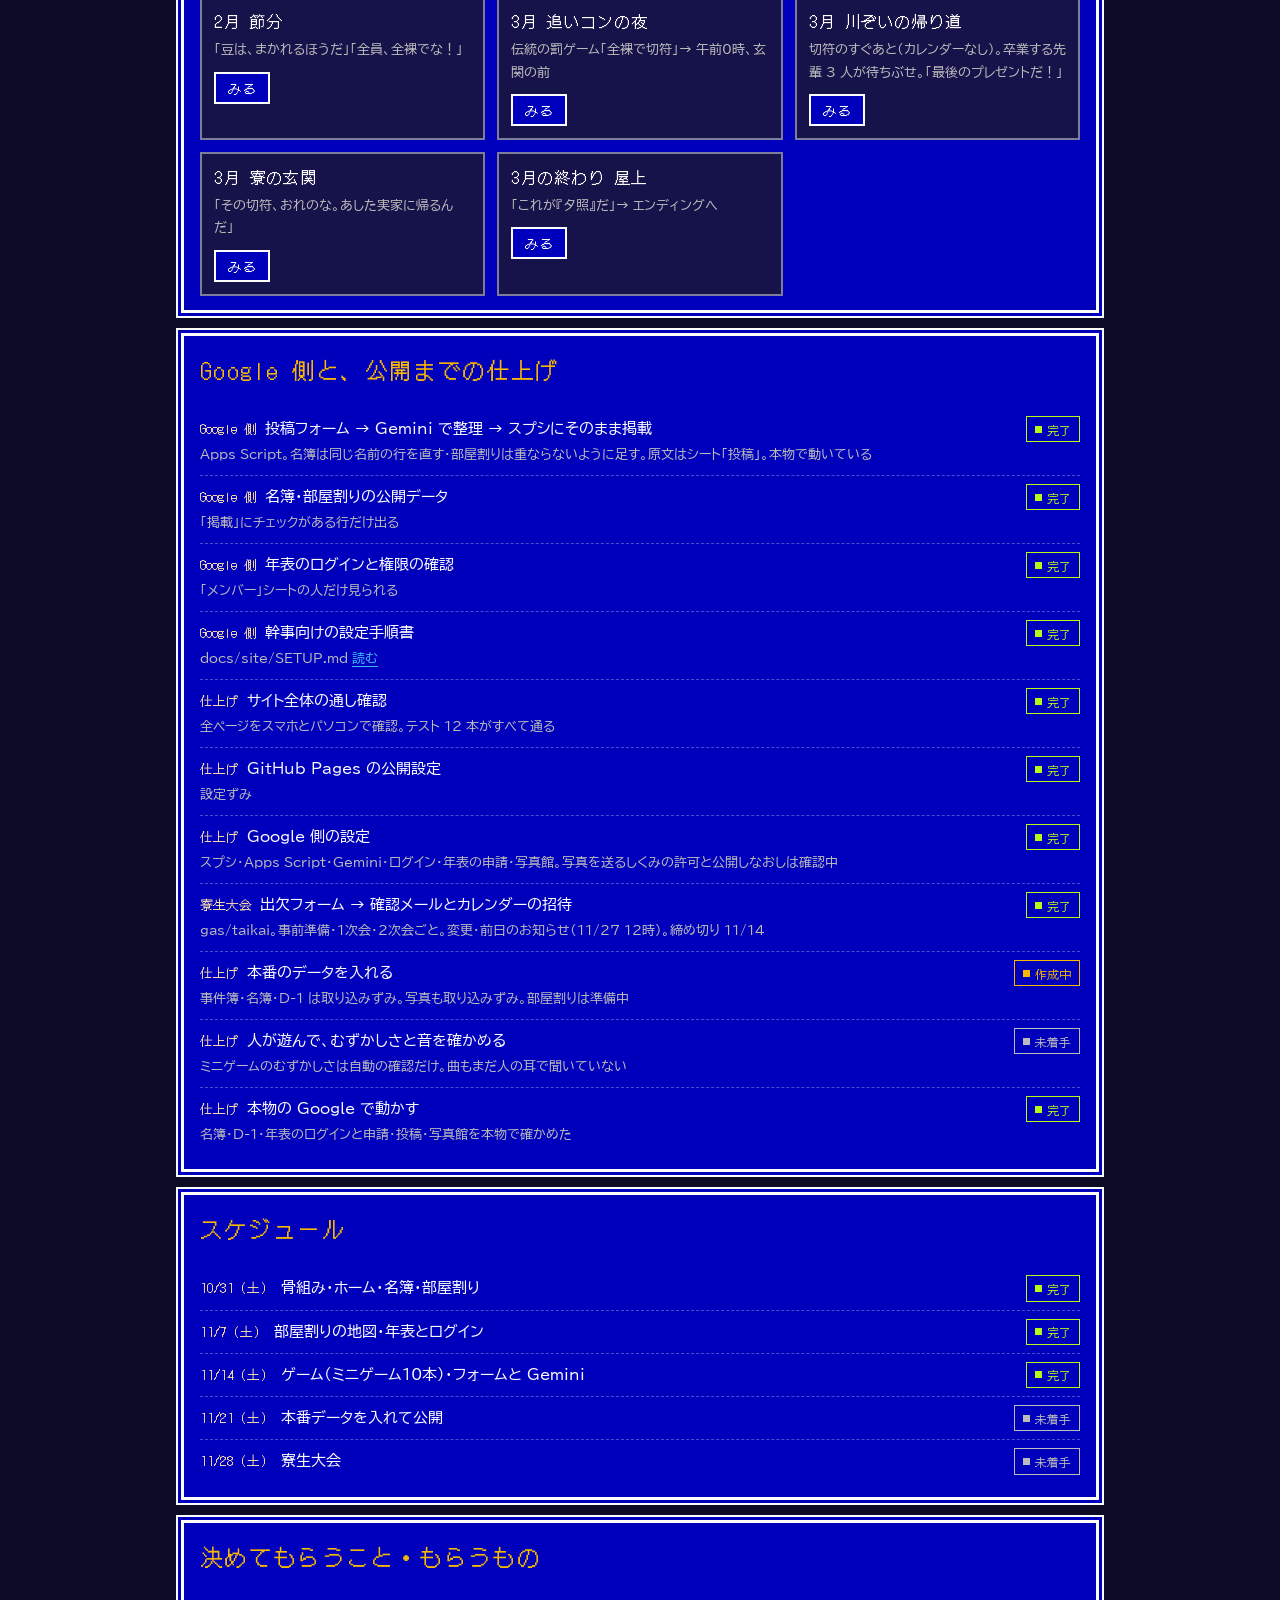
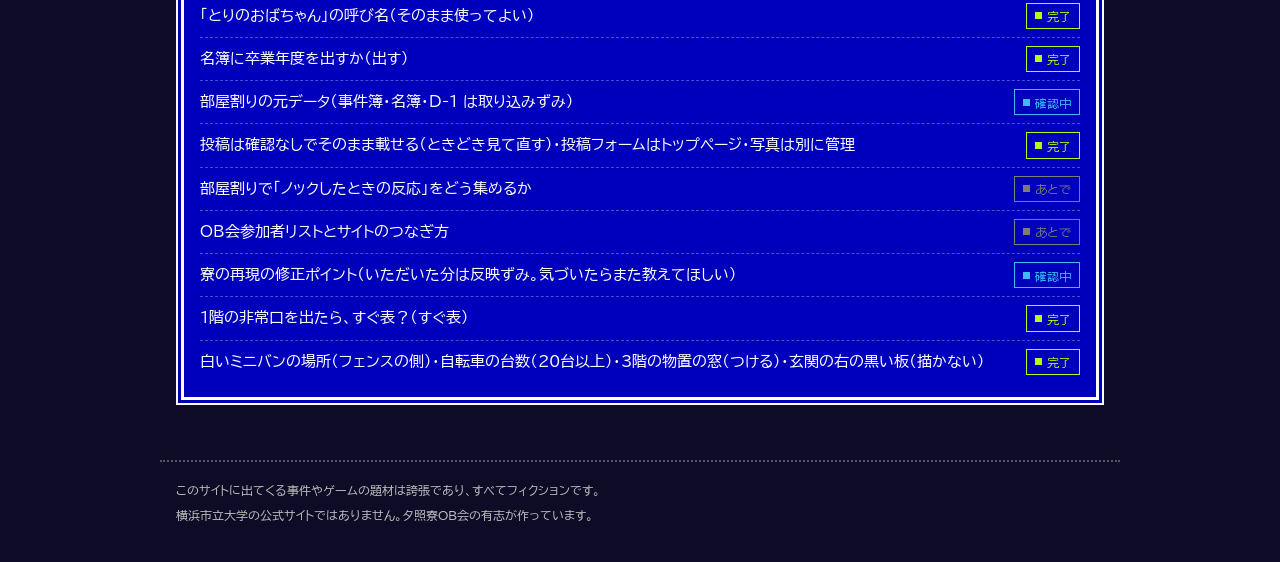
<file: status/index.html>
<!doctype html>
<html lang="ja">
<head>
<meta charset="utf-8">
<meta name="viewport" content="width=device-width, initial-scale=1, viewport-fit=cover">
<meta name="robots" content="noindex">
<meta name="theme-color" content="#0d0b26">
<link rel="icon" href="data:image/svg+xml,%3Csvg xmlns='http://www.w3.org/2000/svg' viewBox='0 0 16 16' shape-rendering='crispEdges'%3E%3Crect width='16' height='16' fill='%230d0b26'/%3E%3Crect x='2' y='2' width='12' height='12' fill='%23fcfcfc'/%3E%3Crect x='3' y='3' width='10' height='10' fill='%230000bc'/%3E%3Crect x='4' y='5' width='2' height='2' fill='%23b8f818'/%3E%3Crect x='7' y='5' width='5' height='1' fill='%23fcfcfc'/%3E%3Crect x='4' y='9' width='2' height='2' fill='%23f8b800'/%3E%3Crect x='7' y='9' width='5' height='1' fill='%23fcfcfc'/%3E%3C/svg%3E">
<title>進捗 ― 夕照寮OB会サイト</title>
<link rel="preconnect" href="https://fonts.googleapis.com">
<link rel="preconnect" href="https://fonts.gstatic.com" crossorigin>
<link rel="stylesheet" href="https://fonts.googleapis.com/css2?family=BIZ+UDPGothic:wght@400;700&family=DotGothic16&display=swap">
<link rel="stylesheet" href="../css/site.css">
<style>
  /* 進捗ページだけの見た目 */
  .st-lead { margin: 0 0 4px; color: var(--muted); font-size: 14px; }
  .st-sum { display: grid; gap: 10px; }
  .st-big { display: flex; flex-wrap: wrap; align-items: baseline; gap: 6px 18px; font-family: var(--font-pixel); }
  .st-big strong { font-size: 30px; font-weight: normal; color: var(--fc-yellow); font-variant-numeric: tabular-nums; }
  .st-big span { color: var(--fc-yellow-2); }
  .st-meter { display: flex; height: 16px; border: 2px solid var(--fc-white); background: var(--fc-navy); }
  .st-meter i { display: block; height: 100%; }
  .st-legend { display: flex; flex-wrap: wrap; gap: 6px 14px; font-size: 13px; }
  .st-legend b { font-weight: normal; font-variant-numeric: tabular-nums; }
  .st-badge { display: inline-flex; align-items: center; gap: 5px; white-space: nowrap; font: 12px/1.6 var(--font-pixel); padding: 0 8px; border: 1px solid currentColor; }
  .st-badge::before { content: ""; width: 7px; height: 7px; background: currentColor; }
  .st-cards { display: grid; grid-template-columns: repeat(auto-fill, minmax(min(100%, 250px), 1fr)); gap: 12px; }
  .st-card { display: grid; gap: 6px; align-content: start; padding: 12px; border: 2px solid rgba(252, 252, 252, 0.45); background: var(--fc-navy); min-width: 0; }
  .st-card h3 { margin: 0; font: 16px/1.4 var(--font-pixel); color: var(--fc-white); }
  .st-card p { margin: 0; font-size: 13px; color: var(--muted); }
  .st-card .fc-btn { justify-self: start; margin-top: 4px; font-size: 14px; padding: 7px 12px; }
  .st-row { display: flex; flex-wrap: wrap; align-items: center; justify-content: space-between; gap: 6px; }
  .st-month { font: 12px/1 var(--font-pixel); color: var(--fc-yellow-2); }
  .st-list { list-style: none; margin: 0; padding: 0; display: grid; }
  .st-list li { display: grid; grid-template-columns: 1fr auto; gap: 2px 12px; padding: 8px 0; border-bottom: 1px dashed rgba(252, 252, 252, 0.3); }
  .st-list li:last-child { border-bottom: 0; }
  .st-list small { grid-column: 1 / -1; color: var(--muted); font-size: 13px; }
  .st-list .st-when { font: 13px/1.5 var(--font-pixel); color: var(--fc-yellow-2); margin-right: 8px; }
  .st-list li.is-today { background: rgba(248, 184, 0, 0.12); }
  .st-note { font-size: 13px; color: var(--muted); }
  .st-note p { margin: 0 0 4px; }
  /* 状態の色 */
  .s-done { color: var(--fc-lime); }
  .s-check { color: var(--fc-sky); }
  .s-make { color: var(--fc-yellow); }
  .s-todo { color: var(--fc-gray); }
  .s-wait { color: var(--fc-pink); }
  .s-later { color: var(--fc-gray-2); }
</style>
</head>
<body>
<header class="ob-top">
  <a class="ob-back" href="../">◀ ホーム</a>
  <h1 class="ob-title">サイトの進捗<small>夕照寮OB会サイト（作る人と幹事向け）</small></h1>
</header>

<main class="ob-main">
  <p class="st-lead" id="updated">—</p>

  <section class="fc-window" aria-labelledby="sum-title">
    <h2 id="sum-title">まとめ</h2>
    <div class="st-sum">
      <p class="st-big" id="big">—</p>
      <div class="st-meter" id="meter" role="img" aria-label="状態ごとの割合"></div>
      <div class="st-legend" id="legend"></div>
    </div>
  </section>

  <section class="fc-window" aria-labelledby="pages-title">
    <h2 id="pages-title">ページ</h2>
    <p class="st-note">作業の途中でも開けます。GitHub に送るたびに、1〜2 分で新しくなります。名前はすべてサンプル（架空）です。</p>
    <div class="st-cards" id="pages"></div>
  </section>

  <section class="fc-window" aria-labelledby="games-title">
    <h2 id="games-title">ミニゲーム</h2>
    <p class="st-note">「あそぶ」で 1 本だけ遊べます。1年をとおして遊ぶときは <a href="../game/">男魂くんの1年</a> から。</p>
    <div class="st-cards" id="games"></div>
  </section>

  <section class="fc-window" aria-labelledby="skits-title">
    <h2 id="skits-title">ストーリーの場面（たたき）</h2>
    <p class="st-note">「みる」で、その場面から始まります（そのあとは 1 年の続きを遊べます）。A で早送り、START（Esc）でとばせます。</p>
    <div class="st-cards" id="skits"></div>
  </section>

  <section class="fc-window" aria-labelledby="tasks-title">
    <h2 id="tasks-title">Google 側と、公開までの仕上げ</h2>
    <ul class="st-list" id="tasks"></ul>
  </section>

  <section class="fc-window" aria-labelledby="sched-title">
    <h2 id="sched-title">スケジュール</h2>
    <ul class="st-list" id="schedule"></ul>
  </section>

  <section class="fc-window" aria-labelledby="dec-title">
    <h2 id="dec-title">決めてもらうこと・もらうもの</h2>
    <ul class="st-list" id="decisions"></ul>
  </section>
</main>

<footer data-ob-footer></footer>

<script src="../js/site/common.js"></script>
<script src="status.js"></script>
<script>
(function () {
  'use strict';
  const S = window.OB_STATUS;
  const ORDER = ['完了', '確認中', '作成中', '未着手', '設定待ち', 'あとで'];
  const CLS = { '完了': 's-done', '確認中': 's-check', '作成中': 's-make', '未着手': 's-todo', '設定待ち': 's-wait', 'あとで': 's-later' };
  const COLOR = { '完了': '#b8f818', '確認中': '#3cbcfc', '作成中': '#f8b800', '未着手': '#bcbcbc', '設定待ち': '#f878f8', 'あとで': '#7c7c7c' };
  const $ = (id) => document.getElementById(id);
  const el = (tag, cls, text) => {
    const e = document.createElement(tag);
    if (cls) e.className = cls;
    if (text != null) e.textContent = text;
    return e;
  };
  const badge = (st) => el('span', 'st-badge ' + (CLS[st] || 's-todo'), st);
  // 日付は「年-月-日」の文字のまま扱う（見る人の時差で 1 日ずれないように）
  const parse = (d) => new Date(d + 'T00:00:00Z');
  const md = (d) => {
    const x = parse(d);
    return (x.getUTCMonth() + 1) + '/' + x.getUTCDate() + '（' + '日月火水木金土'[x.getUTCDay()] + '）';
  };
  const now = new Date();
  const today = Date.UTC(now.getFullYear(), now.getMonth(), now.getDate());
  const daysTo = (d) => Math.round((parse(d) - today) / 86400000);

  // 更新日と、公開までの日数
  const left = daysTo(S.release);
  $('updated').textContent = '更新：' + md(S.updated) + '　公開の予定：' + md(S.release) + (left > 0 ? '（あと ' + left + ' 日）' : '');

  // まとめ（あとで に回したものも数に入れる）
  const all = [].concat(S.pages, S.games, S.tasks);
  const count = {};
  for (const s of ORDER) count[s] = 0;
  for (const it of all) count[it.status] = (count[it.status] || 0) + 1;
  const big = $('big');
  big.textContent = '';
  big.append(el('strong', null, count['完了'] + ' / ' + all.length), el('span', null, '項目が完了'));
  const meter = $('meter');
  const legend = $('legend');
  for (const s of ORDER) {
    if (!count[s]) continue;
    const bar = el('i');
    bar.style.width = (count[s] / all.length) * 100 + '%';
    bar.style.background = COLOR[s];
    bar.title = s + ' ' + count[s];
    meter.append(bar);
    const lg = el('span', CLS[s]);
    lg.append(badge(s), document.createTextNode(' '), el('b', null, count[s]));
    legend.append(lg);
  }

  // ページ
  for (const p of S.pages) {
    const c = el('article', 'st-card');
    const row = el('div', 'st-row');
    row.append(el('h3', null, p.name), badge(p.status));
    c.append(row, el('p', null, p.note || ''));
    if (p.path) {
      const a = el('a', 'fc-btn', 'ひらく');
      a.href = p.path;
      c.append(a);
    }
    $('pages').append(c);
  }

  // ミニゲーム（1年の順）
  for (const g of S.games) {
    const c = el('article', 'st-card');
    const row = el('div', 'st-row');
    const head = el('div');
    if (g.month) head.append(el('span', 'st-month', g.month + '月' + (g.event ? ' ' + g.event : '')));
    head.append(el('h3', null, g.title));
    row.append(head, badge(g.status));
    c.append(row);
    if (g.note) c.append(el('p', null, g.note));
    if (g.id) {
      const a = el('a', 'fc-btn', 'あそぶ');
      a.href = '../game/?play=' + encodeURIComponent(g.id);
      c.append(a);
    }
    $('games').append(c);
  }

  // ストーリーの場面
  for (const k of S.skits || []) {
    const c = el('article', 'st-card');
    c.append(el('h3', null, k.title), el('p', null, k.note || ''));
    const a = el('a', 'fc-btn', 'みる');
    a.href = '../game/?skit=' + encodeURIComponent(k.id);
    c.append(a);
    $('skits').append(c);
  }

  // Google 側と仕上げ
  for (const t of S.tasks) {
    const li = el('li');
    const name = el('span');
    name.append(el('span', 'st-when', t.area), document.createTextNode(t.name));
    li.append(name, badge(t.status));
    const small = el('small', null, t.note || '');
    if (t.link) {
      small.append(document.createTextNode(' '));
      const a = el('a', null, '読む');
      a.href = t.link;
      small.append(a);
    }
    li.append(small);
    $('tasks').append(li);
  }

  // スケジュール（今日をふくむ週に印）
  for (const s of S.schedule) {
    const li = el('li');
    const d = daysTo(s.due);
    if (d >= 0 && d < 7) li.classList.add('is-today');
    const name = el('span');
    name.append(el('span', 'st-when', md(s.due)), document.createTextNode(s.name));
    li.append(name, badge(s.status));
    $('schedule').append(li);
  }

  // 決めてもらうこと
  for (const q of S.decisions) {
    const li = el('li');
    li.append(el('span', null, q.name), badge(q.status));
    $('decisions').append(li);
  }
})();
</script>
</body>
</html>
</file>
<file: css/site.css>
/*
 * 夕照寮OB会サイト ― 共通の見た目（コンテンツのページ用）
 * ファミコンのような色数の少ない配色と、白い二重線のウインドウ。
 * ページごとの細かい見た目は css/<ページ>.css に書く。
 */
:root {
  /* ファミコン風の色 */
  --fc-black: #000000;
  --fc-night: #0d0b26;     /* ページの地 */
  --fc-navy: #16124a;      /* 一段上の面 */
  --fc-blue: #0000bc;      /* ウインドウの地 */
  --fc-blue-2: #0058f8;
  --fc-sky: #3cbcfc;
  --fc-white: #fcfcfc;
  --fc-gray: #bcbcbc;
  --fc-gray-2: #7c7c7c;
  --fc-red: #f83800;
  --fc-pink: #f878f8;
  --fc-yellow: #f8b800;
  --fc-yellow-2: #fce0a8;
  --fc-green: #00a800;
  --fc-lime: #b8f818;
  --fc-brown: #ac7c00;

  --text: var(--fc-white);
  --muted: var(--fc-gray);
  --accent: var(--fc-yellow);
  --font-pixel: "DotGothic16", "IPAGothic", "Osaka-Mono", monospace;
  --font-body: "BIZ UDPGothic", "Hiragino Sans", "Noto Sans JP", "Yu Gothic", sans-serif;
  color-scheme: dark;
}

[hidden] { display: none !important; }
*, *::before, *::after { box-sizing: border-box; }
html, body { background: var(--fc-night); color: var(--text); }
body {
  margin: 0;
  font-family: var(--font-body);
  font-size: 15px;
  line-height: 1.75;
  -webkit-text-size-adjust: 100%;
}
a { color: var(--fc-sky); text-underline-offset: 3px; }
a:hover { color: var(--fc-yellow-2); }
:focus-visible { outline: 2px solid var(--fc-yellow); outline-offset: 2px; }

/* ── ページの枠 ── */
.ob-top {
  display: flex;
  align-items: center;
  gap: 14px;
  max-width: 960px;
  margin: 0 auto;
  padding: 12px 16px 6px;
}
.ob-back {
  flex: none;
  font: 14px/1 var(--font-pixel);
  color: var(--fc-white);
  text-decoration: none;
  padding: 8px 10px;
  border: 2px solid var(--fc-white);
  background: var(--fc-blue);
}
.ob-back:hover { color: var(--fc-yellow); }
.ob-title { margin: 0; font: 22px/1.3 var(--font-pixel); letter-spacing: 0.08em; color: var(--fc-yellow); }
.ob-title small { display: block; font-size: 12px; color: var(--muted); letter-spacing: 0.04em; }
.ob-main { max-width: 960px; margin: 0 auto; padding: 8px 16px 40px; }

/* ── ファミコン風のウインドウ（白い二重線） ── */
.fc-window {
  background: var(--fc-blue);
  border: 3px solid var(--fc-white);
  box-shadow: 0 0 0 3px var(--fc-blue), 0 0 0 5px var(--fc-white);
  margin: 8px 5px 20px;
  padding: 14px 16px;
}
.fc-window > :first-child { margin-top: 0; }
.fc-window > :last-child { margin-bottom: 0; }
.fc-window h2, .fc-window h3 { font-family: var(--font-pixel); font-weight: normal; color: var(--fc-yellow); letter-spacing: 0.06em; }

/* ── ボタン ── */
.fc-btn {
  display: inline-flex;
  align-items: center;
  gap: 6px;
  font: 15px/1 var(--font-pixel);
  color: var(--fc-white);
  background: var(--fc-blue);
  border: 2px solid var(--fc-white);
  padding: 9px 14px;
  cursor: pointer;
  text-decoration: none;
}
.fc-btn:hover { color: var(--fc-yellow); }
.fc-btn[aria-pressed="true"], .fc-btn.is-on { background: var(--fc-white); color: var(--fc-blue); }
.fc-btn[disabled] { opacity: 0.5; cursor: default; }
.fc-btn.is-on::before, .fc-btn[aria-pressed="true"]::before { content: "▶"; font-size: 11px; }

/* ── 表 ── */
.fc-table { width: 100%; border-collapse: collapse; font-size: 14px; }
.fc-table th, .fc-table td { padding: 6px 8px; border-bottom: 1px dashed rgba(252, 252, 252, 0.35); text-align: left; vertical-align: top; }
.fc-table th { font-family: var(--font-pixel); font-weight: normal; color: var(--fc-yellow-2); white-space: nowrap; }

/* ── お知らせ（サンプル表示中など） ── */
.ob-notice {
  border: 2px dashed var(--fc-yellow);
  color: var(--fc-yellow-2);
  padding: 8px 12px;
  margin: 8px 0 16px;
  font-size: 14px;
}
.ob-error { border-color: var(--fc-red); color: #ffb0a0; }

/* ── 注記 ── */
.ob-footer {
  max-width: 960px;
  margin: 0 auto;
  padding: 18px 16px 32px;
  border-top: 2px dotted rgba(252, 252, 252, 0.3);
  font-size: 12px;
  color: var(--muted);
}
.ob-footer p { margin: 0 0 4px; }

@media (prefers-reduced-motion: reduce) {
  * { animation: none !important; transition: none !important; }
}
</file>
<file: css/uploader.css>
/*
 * 夕照寮OB会サイト ― 写真を送るところの見た目（js/site/uploader.js）
 * 写真館（shashin/）の「写真を送る」と、トップページの投稿フォームの「写真」で使う。
 * ファイルをえらぶ所・進み具合のゲージ・送れなかったものの一覧。色は css/site.css。
 * ドラッグ中は、送る欄（uploader の el.box）に is-drag が付く。
 */
.ob-up-drop { padding: 12px; border: 2px dashed var(--fc-white); background: var(--fc-navy); min-width: 0; }
.is-drag .ob-up-drop { border-color: var(--fc-yellow); background: #2a2470; }
.ob-up-file input[type="file"] { width: 100%; max-width: 100%; box-sizing: border-box; font: 14px/1.4 var(--font-body); color: var(--fc-white); }
.ob-up-file input[type="file"]::file-selector-button {
  margin-right: 10px;
  padding: 7px 12px;
  font: 14px/1 var(--font-pixel);
  color: var(--fc-blue);
  background: var(--fc-white);
  border: 2px solid var(--fc-black);
  cursor: pointer;
}
.ob-up-file input[type="file"]:disabled::file-selector-button { opacity: 0.5; cursor: default; }
.ob-up-picked { margin: 8px 0 0; font-size: 13px; color: var(--fc-gray); overflow-wrap: anywhere; }

.ob-up-prog { display: grid; gap: 6px; }
.ob-up-prog-text { margin: 0; font: 14px/1.6 var(--font-pixel); letter-spacing: 0.02em; overflow-wrap: anywhere; }
/* ドット絵ふうのゲージ（4 ドットずつの目盛り） */
.ob-up-track { height: 16px; padding: 2px; background: var(--fc-black); border: 2px solid var(--fc-white); box-sizing: content-box; }
.ob-up-fill {
  width: 0;
  height: 100%;
  background: repeating-linear-gradient(90deg, var(--fc-yellow) 0 6px, var(--fc-brown) 6px 8px);
  transition: width 0.2s steps(4);
}

.ob-up-status { margin: 0; font-size: 14px; line-height: 1.7; color: var(--fc-yellow-2); overflow-wrap: anywhere; }
.ob-up-status:empty { display: none; }
.ob-up-status.is-error { color: #ffb0a0; }
.ob-up-status.is-done { color: var(--fc-lime); }
.ob-up-status.is-busy::after { content: "▮"; margin-left: 4px; animation: ob-up-blink 0.8s steps(1) infinite; }
@keyframes ob-up-blink { 50% { opacity: 0; } }

.ob-up-problems { padding: 8px 12px; border: 2px dashed var(--fc-red); }
.ob-up-problems h3 { margin: 0 0 4px; font-size: 14px; color: #ffd0c4; }
.ob-up-problems ul { margin: 0; padding-left: 1.2em; max-height: 240px; overflow-y: auto; font-size: 13px; line-height: 1.6; color: #ffd0c4; }
.ob-up-problems li { overflow-wrap: anywhere; }
.ob-up-problems b { font-weight: bold; color: var(--fc-white); }

@media (max-width: 560px) {
  .ob-up-drop { padding: 10px 8px; }
}
/* 動きをへらす設定：点滅を止める（css/site.css の * では、::after まで止まらない） */
@media (prefers-reduced-motion: reduce) {
  .ob-up-status.is-busy::after { animation: none; }
  .ob-up-fill { transition: none; }
}
</file>
<file: css/home.css>
/*
 * 夕照寮OB会 ― ホーム（ゲームふうのメニュー画面）
 * 共通の色や部品は css/site.css。ここはホームだけの見た目。
 */

/* 横向きの iPhone などで、切り欠きの下に文字やボタンが入らないように */
.home {
  --home-gut-l: max(16px, env(safe-area-inset-left));
  --home-gut-r: max(16px, env(safe-area-inset-right));
}

/* ── 上の帯 ── */
.home-top {
  display: flex;
  align-items: center;
  justify-content: space-between;
  gap: 12px;
  max-width: 960px;
  margin: 0 auto;
  padding: 10px var(--home-gut-r) 10px var(--home-gut-l);
}
.home-name {
  margin: 0;
  font: 18px/1.2 var(--font-pixel);
  letter-spacing: 0.1em;
  color: var(--fc-yellow);
  text-shadow: 2px 2px 0 var(--fc-black);
}
.home-sound { font-size: 13px; padding: 7px 10px; min-width: 92px; justify-content: center; }
.home-sound[aria-pressed="true"]::before, .home-sound[aria-pressed="false"]::before { content: none; }
.home-sound[aria-pressed="true"] { background: var(--fc-blue); color: var(--fc-white); }
.home-sound[aria-pressed="false"] { background: var(--fc-navy); color: var(--fc-gray); border-color: var(--fc-gray-2); }

/* ── ゲームの画面 ── */
.home-main { max-width: 960px; margin: 0 auto; padding: 0 0 24px; }
.home-console {
  display: flex;
  flex-direction: column;
  align-items: center;
  padding: 0 0 8px;
}
.home-wrap {
  width: 100%;
  max-width: 900px;
  display: flex;
  justify-content: center;
}
#home-screen {
  display: block;
  image-rendering: pixelated;
  image-rendering: crisp-edges;
  background: var(--fc-black);
  cursor: pointer;
  touch-action: manipulation;
  -webkit-tap-highlight-color: transparent;
  box-shadow: 0 0 0 3px var(--fc-black), 0 0 0 5px #3a3560, 0 12px 32px rgba(0, 0, 0, 0.55);
}
#home-screen:focus-visible { outline: 2px solid var(--fc-yellow); outline-offset: 7px; }
/* JS のないときは、下の一覧だけ */
.no-js .home-console, .no-js .home-sound { display: none; }

.home-keys {
  margin: 16px 16px 0;
  font: 12px/1.9 var(--font-pixel);
  color: var(--muted);
  text-align: center;
}
.home-keys kbd {
  display: inline-block;
  min-width: 1.8em;
  margin: 0 2px;
  padding: 0 5px;
  font: inherit;
  line-height: 1.6;
  color: var(--fc-white);
  background: var(--fc-navy);
  border: 1px solid var(--fc-gray-2);
  border-bottom-width: 3px;
  border-radius: 3px;
  text-align: center;
}

/* ── スマホのボタン ── */
.home-pad {
  display: none;
  width: 100%;
  max-width: 440px;
  align-items: center;
  justify-content: space-between;
  padding: 18px 22px 4px;
  user-select: none;
  -webkit-user-select: none;
  -webkit-touch-callout: none;
}
@media (hover: none), (pointer: coarse) {
  .home-pad { display: flex; }
  .home-keys { display: none; }
}
.home-dpad {
  position: relative;
  flex: none;
  width: 126px;
  height: 126px;
  touch-action: none;
  -webkit-tap-highlight-color: transparent;
}
.home-dpad-v, .home-dpad-h {
  position: absolute;
  background: #2c2a3c;
  border-radius: 6px;
  box-shadow: inset 0 -4px 0 #17151f, 0 0 0 2px var(--fc-black), 0 4px 0 2px #0a0914;
}
.home-dpad-v { left: 42px; top: 0; width: 42px; height: 126px; }
.home-dpad-h { left: 0; top: 42px; width: 126px; height: 42px; }
.home-dpad-h::after {
  /* まんなかの、くぼみ */
  content: "";
  position: absolute;
  left: 50%;
  top: 50%;
  width: 18px;
  height: 18px;
  margin: -9px 0 0 -9px;
  border-radius: 50%;
  background: #201e2c;
}
.home-dpad-arrow {
  position: absolute;
  width: 0;
  height: 0;
  border: 8px solid transparent;
  pointer-events: none;
}
.home-dpad-arrow.is-up { left: 55px; top: 8px; border-bottom: 10px solid var(--fc-gray-2); border-top-width: 0; }
.home-dpad-arrow.is-down { left: 55px; bottom: 8px; border-top: 10px solid var(--fc-gray-2); border-bottom-width: 0; }
.home-dpad-arrow.is-left { top: 55px; left: 8px; border-right: 10px solid var(--fc-gray-2); border-left-width: 0; }
.home-dpad-arrow.is-right { top: 55px; right: 8px; border-left: 10px solid var(--fc-gray-2); border-right-width: 0; }
.home-dpad[data-dir="up"] .is-up { border-bottom-color: var(--fc-yellow); }
.home-dpad[data-dir="down"] .is-down { border-top-color: var(--fc-yellow); }
.home-dpad[data-dir="left"] .is-left { border-right-color: var(--fc-yellow); }
.home-dpad[data-dir="right"] .is-right { border-left-color: var(--fc-yellow); }

.home-ab { display: flex; align-items: flex-end; gap: 16px; padding-bottom: 6px; }
.home-ab-btn {
  display: flex;
  flex-direction: column;
  align-items: center;
  justify-content: center;
  width: 64px;
  height: 64px;
  padding: 0;
  border: 0;
  border-radius: 50%;
  background: var(--fc-red);
  color: var(--fc-white);
  font: 22px/1 var(--font-pixel);
  box-shadow: inset 0 -5px 0 #a81000, 0 0 0 3px var(--fc-black), 0 5px 0 3px #0a0914;
  cursor: pointer;
  touch-action: manipulation;
  -webkit-tap-highlight-color: transparent;
}
.home-ab-btn small { margin-top: 3px; font-size: 10px; letter-spacing: 0.04em; }
.home-ab-btn.is-a { margin-bottom: 22px; }
.home-ab-btn:active { transform: translateY(3px); box-shadow: inset 0 -2px 0 #a81000, 0 0 0 3px var(--fc-black), 0 2px 0 3px #0a0914; }

/* 横向きのスマホ：ボタンを画面の左右に */
@media (orientation: landscape) and (max-height: 540px) and (hover: none), (orientation: landscape) and (max-height: 540px) and (pointer: coarse) {
  .home-console {
    padding-left: env(safe-area-inset-left);
    padding-right: env(safe-area-inset-right);
    display: grid;
    grid-template-columns: 166px minmax(0, 1fr) 166px;
    grid-template-areas: "dpad screen ab";
    align-items: center;
    justify-items: center;
  }
  .home-pad { display: contents; }
  .home-dpad { grid-area: dpad; }
  .home-ab { grid-area: ab; }
  .home-wrap { grid-area: screen; }
}

/* 画面読み上げ用（見た目には出さない） */
.home-sr {
  position: absolute !important;
  width: 1px;
  height: 1px;
  margin: -1px;
  overflow: hidden;
  clip: rect(0 0 0 0);
  clip-path: inset(50%);
  white-space: nowrap;
}

/* ── あいさつ ── */
.home-about {
  max-width: 760px;
  margin: 28px auto 0;
  padding: 0 var(--home-gut-r) 0 var(--home-gut-l);
}
.home-about h2, .home-nav h2 {
  margin: 0 0 8px;
  font: 18px/1.4 var(--font-pixel);
  font-weight: normal;
  letter-spacing: 0.06em;
  color: var(--fc-yellow);
}
.home-about p { margin: 0; }

/* ── メニュー（ふつうのリンク） ── */
.home-nav {
  max-width: 760px;
  margin: 24px auto 0;
  padding: 0 var(--home-gut-r) 0 var(--home-gut-l);
}
.home-nav h3 {
  margin: 14px 0 8px;
  font: 14px/1.4 var(--font-pixel);
  font-weight: normal;
  color: var(--fc-yellow-2);
  letter-spacing: 0.08em;
}
.home-nav h3::before { content: "■ "; color: var(--fc-red); }
.home-nav ul {
  list-style: none;
  margin: 0;
  padding: 0;
  display: grid;
  grid-template-columns: repeat(auto-fill, minmax(min(100%, 220px), 1fr));
  gap: 10px;
}
.home-nav li {
  position: relative;
  display: flex;
  flex-direction: column;
  gap: 2px;
  padding: 10px 12px 11px;
  background: var(--fc-blue);
  border: 2px solid var(--fc-white);
  box-shadow: 0 0 0 2px var(--fc-blue), 0 0 0 3px var(--fc-white);
  margin: 3px;
}
.home-nav li.is-off {
  background: var(--fc-navy);
  border-color: var(--fc-gray-2);
  box-shadow: none;
}
.home-nav li > a, .home-off {
  font: 17px/1.4 var(--font-pixel);
  color: var(--fc-white);
  text-decoration: none;
}
.home-nav li > a::before { content: "▶"; display: inline-block; margin-right: 6px; font-size: 11px; color: var(--fc-yellow); vertical-align: 2px; }
/* カード全体を押せるように */
.home-nav li > a::after { content: ""; position: absolute; inset: 0; }
.home-nav li:hover { background: var(--fc-blue-2); }
.home-nav li.is-off:hover { background: var(--fc-navy); }
.home-nav li > a:hover { color: var(--fc-yellow-2); }
.home-nav li > a:focus-visible { outline: none; }
.home-nav li:focus-within { outline: 2px solid var(--fc-yellow); outline-offset: 4px; }
.home-off { color: var(--fc-gray); }
.home-nav li > span:last-child { font-size: 13px; line-height: 1.6; color: var(--fc-yellow-2); }
.home-nav li.is-off > span:last-child { color: var(--muted); }

.home .ob-footer { margin-top: 32px; padding-left: var(--home-gut-l); padding-right: var(--home-gut-r); }

/* ── 投稿フォーム ── */
.home-post {
  max-width: 760px;
  margin: 28px auto 0;
  padding: 0 var(--home-gut-r) 0 var(--home-gut-l);
  scroll-margin-top: 12px;
}
.home-post h2 {
  margin: 0 0 8px;
  font: 18px/1.4 var(--font-pixel);
  font-weight: normal;
  letter-spacing: 0.06em;
  color: var(--fc-yellow);
}
.home-post > p { margin: 0 0 8px; }
.home-post > p strong { color: var(--fc-yellow-2); }
.home-post-form { display: grid; gap: 18px; margin-top: 14px; }
/* 欄のまとまり。fieldset・legend だと、iPhone の Safari が見出しを枠の線の上にのせてしまうので、div（role="group"）と見出しにしている */
.home-post-form .home-post-sec { margin: 5px; min-width: 0; padding: 12px 14px 14px; display: grid; gap: 12px; }
.home-post-form .home-post-legend {
  margin: 0;
  padding: 0;
  font: 16px/1.4 var(--font-pixel);
  font-weight: normal;
  color: var(--fc-yellow);
  letter-spacing: 0.06em;
}
.home-post-form .home-post-legend::before { content: "■ "; color: var(--fc-red); }
.home-post-form .home-post-legend small, .home-post-form label small {
  display: block;
  font: 12px/1.5 var(--font-body);
  color: var(--fc-yellow-2);
  letter-spacing: 0;
}
.home-post-form label { display: grid; gap: 4px; font: 14px/1.4 var(--font-pixel); color: var(--fc-white); }
.home-post-form input:not([type="file"]), .home-post-form textarea {
  width: 100%;
  box-sizing: border-box;
  padding: 8px 10px;
  font: 16px/1.5 var(--font-body); /* 16px 未満だと、iPhone が入力のときに拡大してしまう */
  color: var(--fc-black);
  background: var(--fc-white);
  border: 2px solid var(--fc-black);
  border-radius: 0;
}
.home-post-form textarea { resize: vertical; }
.home-post-form input:focus, .home-post-form textarea:focus { outline: 3px solid var(--fc-yellow); outline-offset: 0; }
.home-post-send { margin: 5px; display: grid; gap: 12px; }
.home-post-btns { display: flex; flex-wrap: wrap; gap: 8px; }
.home-post-send .fc-btn { padding: 10px 22px; font-size: 17px; }
.home-post-send .home-post-stop { background: var(--fc-red); }
.home-post-album { margin: 0; font: 15px/1.6 var(--font-pixel); }
.home-post-album a { color: var(--fc-yellow); }
.home-post-album a:hover { color: var(--fc-white); }
/* わなの欄：人には見えない（機械だけが入れてしまう） */
.home-post-hp { position: absolute !important; left: -9999px; width: 1px; height: 1px; overflow: hidden; }
.home-post-status:empty { display: none; }
.home-post-status { font-size: 14px; line-height: 1.7; color: var(--fc-yellow-2); }
.home-post-status.is-error { color: #ffb0a0; }
.home-post-status.is-done { color: var(--fc-lime); }
.home-post-status ul { margin: 6px 0 0; padding-left: 1.2em; color: var(--fc-white); }
</file>
<file: css/login.css>
/*
 * 夕照寮OB会サイト ― Google でログインして見るページの入り口（年表・D-1選手権）
 * 動きは js/site/login.js（OB.loginGate）。共通の色・ウインドウ・ボタンは css/site.css。
 */

/* ── ログイン・準備中のウインドウ ── */
.ob-gate {
  width: calc(100% - 10px);
  max-width: 640px;
  margin: 24px auto 28px;
  text-align: center;
  padding: 20px 18px 16px;
}
.ob-gate h2 { font-size: 21px; margin: 6px 0 12px; }
.ob-gate p { margin: 0 0 8px; word-break: auto-phrase; text-wrap: pretty; }
.ob-lock { display: block; margin: 0 auto; image-rendering: pixelated; animation: ob-bob 1.6s steps(2) infinite; }
@keyframes ob-bob { 50% { transform: translateY(-3px); } }
.ob-gbtn {
  display: flex;
  justify-content: center;
  min-height: 48px;
  margin: 18px auto 12px;
  max-width: 320px;
}
.ob-status {
  margin: 4px auto 12px;
  padding: 10px 12px;
  max-width: 480px;
  border: 2px solid var(--fc-white);
  background: var(--fc-night);
  font-size: 14px;
  text-align: left;
}
.ob-status p { margin: 0; word-break: auto-phrase; }
.ob-status .ob-status-sub { margin-top: 6px; font-size: 13px; color: var(--fc-gray); overflow-wrap: anywhere; }
.ob-status.is-error { border-color: var(--fc-red); color: #ffd0c4; }
.ob-status.is-busy { border-style: dashed; border-color: var(--fc-yellow); color: var(--fc-yellow-2); text-align: center; }
.ob-status.is-busy p::after { content: "▮"; margin-left: 4px; animation: ob-blink 0.8s steps(1) infinite; }
.ob-status.is-ok { border-color: var(--fc-lime); color: var(--fc-lime); text-align: center; }
.ob-reload { margin: 0 auto 12px; }
.ob-small { font-size: 12px; color: var(--fc-gray); }
.ob-setup .ob-small { margin-top: 14px; overflow-wrap: anywhere; }
.ob-setup code { font-family: ui-monospace, Menlo, Consolas, monospace; color: var(--fc-yellow-2); }

.ob-loading {
  font: 16px/1.6 var(--font-pixel);
  padding: 24px 8px;
  text-align: center;
}
.ob-blink { color: var(--fc-yellow); animation: ob-blink 0.8s steps(1) infinite; }
@keyframes ob-blink { 50% { opacity: 0; } }

/* ── ログイン中の帯 ── */
.ob-user {
  display: flex;
  flex-wrap: wrap;
  align-items: center;
  justify-content: flex-end;
  gap: 6px 12px;
  margin: 0 5px 8px;
  font-size: 13px;
  color: var(--fc-gray);
}
.ob-user-text { display: inline-flex; align-items: flex-start; gap: 6px; min-width: 0; overflow-wrap: anywhere; }
/* 長いメールアドレスで折り返しても、印は 1 行目の横に置く */
.ob-user-dot { flex: none; width: 8px; height: 8px; margin-top: 0.55em; background: var(--fc-lime); box-shadow: 0 0 0 2px var(--fc-green); }
.ob-logout { font-size: 13px; padding: 6px 10px; }

/* ── スマホ ── */
@media (max-width: 560px) {
  .ob-gate { padding: 18px 12px 14px; }
  .ob-gate h2 { font-size: 19px; }
  .ob-gate p { font-size: 14px; text-align: left; }
  .ob-gate .ob-small { font-size: 12px; }
}

/* ── 見る権限の申請（ログインしたが権限がないとき） ── */
.ob-request {
  display: grid;
  gap: 10px;
  margin: 16px 0 0;
  padding: 14px 14px 12px;
  border: 2px dashed var(--fc-yellow);
  text-align: left;
}
.ob-request h3 { margin: 0; font: 16px/1.4 var(--font-pixel); font-weight: normal; color: var(--fc-yellow); }
.ob-request label { display: grid; gap: 4px; font: 14px/1.4 var(--font-pixel); color: var(--fc-white); }
.ob-request label small { font: 12px/1.5 var(--font-body); color: var(--fc-yellow-2); }
.ob-request input, .ob-request textarea {
  width: 100%;
  box-sizing: border-box;
  padding: 8px 10px;
  font: 16px/1.5 var(--font-body); /* 16px 未満だと、iPhone が入力のときに拡大してしまう */
  color: var(--fc-black);
  background: var(--fc-white);
  border: 2px solid var(--fc-black);
  border-radius: 0;
}
.ob-request textarea { resize: vertical; }
.ob-request input:focus, .ob-request textarea:focus { outline: 3px solid var(--fc-yellow); outline-offset: 0; }
.ob-request .fc-btn { justify-self: start; }
.ob-request.is-sent label, .ob-request.is-sent .fc-btn { display: none; }
.ob-req-status:empty { display: none; }
.ob-req-status { font-size: 14px; line-height: 1.7; color: var(--fc-yellow-2); }
.ob-req-status.is-error { color: #ffb0a0; }
.ob-req-status.is-done { color: var(--fc-lime); }
</file>
<file: css/d1.css>
/*
 * 夕照寮OB会サイト ― D-1選手権（d1/）の見た目
 * 共通の色・ウインドウ・ボタンは css/site.css、ログインの入り口は css/login.css。
 * 年度ごとに、試合のポスターのようなカードを並べる。
 */

/* ── D-1 とは ── */
.d1-intro {
  display: grid;
  grid-template-columns: auto minmax(0, 1fr);
  align-items: center;
  gap: 12px 18px;
  max-width: 720px;
  margin: 14px auto 26px;
}
.d1-ring { display: block; image-rendering: pixelated; }
.d1-intro .d1-intro-title { margin: 0 0 4px; font-size: 15px; color: var(--fc-sky); }
.d1-motto {
  margin: 0;
  font: 18px/1.7 var(--font-pixel);
  color: var(--fc-yellow-2);
  letter-spacing: 0.04em;
  word-break: auto-phrase;
  text-wrap: pretty;
}

/* ── 歴代記録 ── */
.d1-board:focus { outline: none; }
.d1-board-head {
  display: flex;
  flex-wrap: wrap;
  align-items: baseline;
  justify-content: space-between;
  gap: 2px 12px;
  margin: 0 5px 12px;
  border-bottom: 2px dotted rgba(252, 252, 252, 0.35);
}
.d1-board-title { margin: 0; font: 20px/1.5 var(--font-pixel); font-weight: normal; color: var(--fc-yellow); letter-spacing: 0.08em; }
.d1-count { margin: 0; font: 13px/1.5 var(--font-pixel); color: var(--fc-gray); letter-spacing: 0.04em; }

.d1-list {
  list-style: none;
  margin: 0;
  padding: 0 5px;
  display: grid;
  grid-template-columns: repeat(auto-fill, minmax(min(100%, 400px), 1fr));
  gap: 18px;
}
.d1-year { min-width: 0; scroll-margin-top: 14px; }
.d1-card {
  height: 100%;
  background: var(--fc-navy);
  border: 2px solid var(--fc-white);
  box-shadow: 4px 4px 0 var(--fc-black);
  padding: 0 14px 12px;
}

/* 大会の名前（リングのロープのような赤い帯） */
.d1-card-head {
  display: flex;
  flex-wrap: wrap;
  align-items: baseline;
  gap: 0 10px;
  margin: 0 -14px 12px;
  padding: 6px 14px 5px;
  background: var(--fc-blue);
  border-bottom: 2px solid var(--fc-white);
  box-shadow: inset 0 -5px 0 var(--fc-red), inset 0 -7px 0 var(--fc-white);
  font-weight: normal;
}
.d1-name { font: 22px/1.4 var(--font-pixel); color: var(--fc-yellow); letter-spacing: 0.06em; padding-bottom: 6px; }
.d1-era { font: 13px/1.4 var(--font-pixel); color: var(--fc-gray); }

/* 優勝・準優勝 */
.d1-podium { margin: 0 0 10px; }
.d1-place {
  display: grid;
  grid-template-columns: 5.2em minmax(0, 1fr);
  align-items: center;
  gap: 10px;
  margin: 0 0 8px;
}
.d1-place dt { margin: 0; }
.d1-place dd { margin: 0; overflow-wrap: anywhere; }
.d1-badge {
  display: inline-block;
  min-width: 4.6em;
  padding: 3px 6px 2px;
  font: 13px/1.3 var(--font-pixel);
  text-align: center;
  color: var(--fc-black);
  border: 2px solid var(--fc-white);
}
.d1-badge.is-gold { background: var(--fc-yellow); box-shadow: 3px 3px 0 var(--fc-red); }
.d1-badge.is-silver { background: var(--fc-gray); box-shadow: 3px 3px 0 var(--fc-gray-2); }
.d1-winner { font: 20px/1.45 var(--font-pixel); color: var(--fc-yellow-2); letter-spacing: 0.04em; }
.d1-second { font: 16px/1.5 var(--font-pixel); color: var(--fc-white); }
/* 名前は 1 人ぶんをまとめて折り返す（とても長い名前だけは途中でも折る） */
.d1-n { display: inline-block; max-width: 100%; overflow-wrap: anywhere; }
.d1-nil { font: 14px/1.5 var(--font-pixel); color: var(--fc-gray-2); }

/* 出場メンバー・主催者・レフェリー・黒子 */
.d1-facts {
  margin: 0;
  padding: 8px 0 0;
  border-top: 1px dashed rgba(252, 252, 252, 0.35);
  font-size: 14px;
}
.d1-fact {
  display: grid;
  grid-template-columns: 6.6em minmax(0, 1fr);
  gap: 10px;
  padding: 3px 0;
}
.d1-fact dt { margin: 0; font: 13px/1.75 var(--font-pixel); color: var(--fc-yellow-2); }
.d1-fact dt small { display: block; font-size: 11px; line-height: 1.2; color: var(--fc-gray); }
.d1-fact dd { margin: 0; overflow-wrap: anywhere; }

/* 補足 */
.d1-note {
  margin-top: 10px;
  padding: 8px 10px;
  background: var(--fc-night);
  border: 2px solid var(--fc-gray-2);
}
.d1-note-label { display: block; font: 12px/1.4 var(--font-pixel); color: var(--fc-sky); }
.d1-note-text { margin: 2px 0 0; font-size: 14px; line-height: 1.75; white-space: pre-wrap; overflow-wrap: anywhere; }

.d1-none { text-align: center; color: var(--muted); padding: 20px 0; font-family: var(--font-pixel); }

/* ── スマホ ── */
@media (max-width: 560px) {
  .d1-intro { gap: 10px 12px; padding: 12px; }
  .d1-ring { width: 48px; height: 39px; }
  .d1-motto { font-size: 16px; }
  .d1-card { padding: 0 10px 10px; }
  .d1-card-head { margin: 0 -10px 10px; padding: 5px 10px 4px; }
  .d1-name { font-size: 20px; }
  .d1-winner { font-size: 18px; }
  .d1-fact { grid-template-columns: 5.8em minmax(0, 1fr); gap: 8px; }
}
</file>
<file: css/otoko.css>
/*
 * 男魂くんの1年 ― ゲームのページの見た目
 *  画面（canvas）の大きさは js/otoko/engine.js の fit() が決める（端末の画素の整数倍）。
 *  スマホでは画面の下に十字キーと A・B、横持ちでは画面の左右に置く。
 *  パソコン（マウス）ではボタンを隠して、キーの説明を出す。
 */
body.otk-page {
  overscroll-behavior-y: none;
  background:
    radial-gradient(ellipse at 50% 0%, rgba(60, 28, 108, 0.55), transparent 60%),
    var(--fc-night);
}

/* ── 上のバー ── */
.otk-top {
  display: flex;
  align-items: center;
  gap: 10px;
  max-width: 1100px;
  margin: 0 auto;
  padding: 8px 10px 6px;
}
.otk-top .ob-back { padding: 7px 9px; font-size: 13px; }
.otk-name {
  flex: 1;
  min-width: 0;
  margin: 0;
  font: 18px/1.2 var(--font-pixel);
  font-weight: normal;
  color: var(--fc-yellow);
  letter-spacing: 0.06em;
  white-space: nowrap;
  overflow: hidden;
  text-overflow: ellipsis;
}
.otk-sound { flex: none; padding: 7px 10px; font-size: 13px; }

/* ── 画面とボタン ── */
.otk-main { max-width: 1100px; margin: 0 auto; padding: 0 2px; }
.otk-console {
  display: grid;
  grid-template-columns: minmax(0, 1fr) auto minmax(0, 1fr);
  grid-template-areas:
    "screen screen screen"
    "dpad mid ab";
  align-items: center;
  justify-items: center;
  row-gap: 16px;
  padding-bottom: 10px;
  touch-action: manipulation;
}
.otk-screen {
  grid-area: screen;
  width: 100%;
  min-width: 0;
  display: flex;
  justify-content: center;
}
#otk-canvas {
  display: block;
  width: 256px;
  height: 224px;
  background: #000;
  image-rendering: crisp-edges;
  image-rendering: pixelated;
  touch-action: none;
  user-select: none;
  -webkit-user-select: none;
  -webkit-touch-callout: none;
  -webkit-tap-highlight-color: transparent;
  box-shadow: 0 0 0 2px #000, 0 0 0 4px #2c2840, 0 10px 30px rgba(0, 0, 0, 0.5);
}

.otk-dpad, .otk-mid, .otk-ab {
  touch-action: none;
  user-select: none;
  -webkit-user-select: none;
  -webkit-touch-callout: none;
  -webkit-tap-highlight-color: transparent;
}

/* 十字キー */
.otk-dpad {
  grid-area: dpad;
  position: relative;
  width: 144px;
  height: 144px;
  border-radius: 50%;
  background: radial-gradient(circle, #24203a 0 60%, transparent 61%);
}
.otk-arm, .otk-hub {
  position: absolute;
  background: #141220;
  box-shadow: inset 0 2px 0 #3a3550;
}
.otk-hub { left: 50px; top: 50px; width: 44px; height: 44px; box-shadow: none; }
.otk-hub::after {
  content: "";
  position: absolute;
  inset: 12px;
  border-radius: 50%;
  background: #0a0912;
}
.otk-up { left: 50px; top: 8px; width: 44px; height: 46px; border-radius: 6px 6px 0 0; }
.otk-down { left: 50px; top: 90px; width: 44px; height: 46px; border-radius: 0 0 6px 6px; }
.otk-left { left: 8px; top: 50px; width: 46px; height: 44px; border-radius: 6px 0 0 6px; }
.otk-right { left: 90px; top: 50px; width: 46px; height: 44px; border-radius: 0 6px 6px 0; }
.otk-arm::after {
  content: "";
  position: absolute;
  left: 50%;
  top: 50%;
  border: 7px solid transparent;
  transform: translate(-50%, -50%);
}
.otk-up::after { border-bottom-color: #5a5470; margin-top: -4px; }
.otk-down::after { border-top-color: #5a5470; margin-top: 4px; }
.otk-left::after { border-right-color: #5a5470; margin-left: -4px; }
.otk-right::after { border-left-color: #5a5470; margin-left: 4px; }
.otk-dpad[data-dir~="up"] .otk-up,
.otk-dpad[data-dir~="down"] .otk-down,
.otk-dpad[data-dir~="left"] .otk-left,
.otk-dpad[data-dir~="right"] .otk-right { background: #2e2a48; }
.otk-dpad[data-dir~="up"] .otk-up::after { border-bottom-color: var(--fc-yellow); }
.otk-dpad[data-dir~="down"] .otk-down::after { border-top-color: var(--fc-yellow); }
.otk-dpad[data-dir~="left"] .otk-left::after { border-right-color: var(--fc-yellow); }
.otk-dpad[data-dir~="right"] .otk-right::after { border-left-color: var(--fc-yellow); }

/* START */
.otk-mid { grid-area: mid; display: flex; align-items: center; justify-content: center; }
.otk-start {
  display: flex;
  flex-direction: column;
  align-items: center;
  gap: 5px;
  padding: 6px 8px;
  font: 11px/1 var(--font-pixel);
  letter-spacing: 0.1em;
  color: var(--fc-gray);
  cursor: pointer;
}
.otk-start i {
  display: block;
  width: 46px;
  height: 14px;
  border-radius: 7px;
  background: #3a3550;
  box-shadow: inset 0 -2px 0 #1c1a2c, 0 0 0 2px #0a0912;
}
.otk-start.is-down i { background: #5a5470; box-shadow: inset 0 2px 0 #1c1a2c, 0 0 0 2px #0a0912; }

/* A・B */
.otk-ab {
  grid-area: ab;
  display: flex;
  gap: 14px;
  align-items: flex-end;
  padding: 6px 2px 0;
}
.otk-btn {
  display: flex;
  align-items: center;
  justify-content: center;
  width: 64px;
  height: 64px;
  border-radius: 50%;
  font: 700 26px/1 var(--font-body); /* 本物のコントローラーのような、太い字 */
  color: #fff;
  background: radial-gradient(circle at 35% 30%, #f05a5a, #c41e2a 60%);
  box-shadow: 0 5px 0 #6e0a12, 0 0 0 3px #0a0912;
  text-shadow: 0 2px 0 #6e0a12;
  cursor: pointer;
}
.otk-a { margin-bottom: 30px; }
.otk-btn.is-down { transform: translateY(4px); box-shadow: 0 1px 0 #6e0a12, 0 0 0 3px #0a0912; filter: brightness(1.15); }

/* キーボードの説明（パソコン） */
.otk-keys {
  display: flex;
  flex-wrap: wrap;
  justify-content: center;
  gap: 4px 16px;
  margin: 6px auto 0;
  padding: 0 12px;
  font: 13px/1.6 var(--font-pixel);
  color: var(--muted);
}
.otk-keys kbd {
  display: inline-block;
  padding: 0 5px;
  border: 1px solid var(--fc-gray-2);
  border-bottom-width: 2px;
  border-radius: 3px;
  font: inherit;
  color: var(--fc-white);
  background: var(--fc-navy);
}

/* パソコン（マウス）ではボタンを隠す。タッチしたら出す */
@media (hover: hover) and (pointer: fine) {
  body:not(.otk-touch) .otk-dpad,
  body:not(.otk-touch) .otk-mid,
  body:not(.otk-touch) .otk-ab { display: none; }
  body:not(.otk-touch) .otk-console { row-gap: 0; }
}
@media (hover: none), (pointer: coarse) {
  .otk-keys { display: none; }
}
body.otk-touch .otk-keys { display: none; }

/* 横持ちのスマホ：画面の左右にボタン */
@media (orientation: landscape) and (max-height: 540px) {
  .otk-top { padding-block: 4px 2px; }
  .otk-name { font-size: 15px; }
  .otk-console {
    grid-template-columns: auto minmax(0, 1fr) auto;
    grid-template-areas:
      "dpad screen ab"
      "mid screen ab";
    column-gap: 8px;
    row-gap: 0;
    padding-inline: max(4px, env(safe-area-inset-left)) max(4px, env(safe-area-inset-right));
  }
  .otk-ab { flex-direction: column-reverse; align-items: center; gap: 16px; }
  .otk-a { margin-bottom: 0; }
  .otk-b { margin-right: 30px; }
}

/* 小さいスマホ */
@media (max-width: 370px) {
  .otk-dpad { transform: scale(0.92); }
  .otk-btn { width: 58px; height: 58px; }
  .otk-name { font-size: 15px; }
}
</file>
<file: css/heya.css>
/*
 * 夕照寮OB会サイト ― 部屋割りのページ
 * 寮の地図は、寮さんぽと同じドット絵（js/art.js）。その上に部屋ごとの札を重ねる。
 * 札の大きさは、1 マスが画面で何 px か（--t）に合わせる。
 */
body.heya .ob-top,
body.heya .ob-main,
body.heya .ob-footer { max-width: 1040px; }
body.heya.has-panel .ob-footer { padding-bottom: 200px; } /* 下のウインドウで注記が隠れないように */

/* ── 年度・見かた・寮さんぽへ ── */
.heya-bar {
  display: flex;
  flex-wrap: wrap;
  align-items: center;
  gap: 10px 16px;
  padding: 10px 12px;
}
.heya-year { display: flex; align-items: stretch; gap: 6px; }
.heya-step { padding: 8px 11px; font-size: 13px; }
.heya-select {
  font: 17px/1 var(--font-pixel);
  color: var(--fc-yellow);
  background: var(--fc-black);
  border: 2px solid var(--fc-white);
  border-radius: 0;
  padding: 7px 10px;
  min-width: 8.2em;
  cursor: pointer;
}
.heya-select option { color: var(--fc-white); background: var(--fc-navy); }
.heya-views { display: flex; gap: 6px; }
.heya-walk { margin-left: auto; background: var(--fc-red); }
.heya-walk::after { content: "▶"; font-size: 11px; }
.heya-walk:hover { color: var(--fc-yellow-2); }

.heya-summary {
  margin: 4px 5px 10px;
  font: 15px/1.5 var(--font-pixel);
  color: var(--fc-gray);
}
.heya-summary strong { font-weight: normal; color: var(--fc-yellow); margin-right: 2px; }

/* ── 寮の地図 ── */
.heya-map-view { --t: 16; }
.heya-map-tools {
  display: flex;
  align-items: center;
  justify-content: space-between;
  gap: 10px;
  margin: 0 5px 8px;
}
.heya-hint { margin: 0; font-size: 13px; color: var(--muted); }
.heya-zoom { flex: none; padding: 7px 10px; font-size: 13px; }

.heya-maps {
  background: var(--fc-black);
  border: 3px solid var(--fc-white);
  box-shadow: 0 0 0 3px var(--fc-black), 0 0 0 5px var(--fc-white);
  margin: 0 5px;
  padding: 8px 6px 10px;
  overflow-x: auto;
  overflow-y: hidden;
  overscroll-behavior-x: contain;
  scrollbar-color: var(--fc-gray-2) var(--fc-black);
}
.heya-stack { display: grid; gap: 10px; }
.heya-floor { min-width: 0; }
.heya-floor-head {
  position: sticky;
  left: 0;
  display: flex;
  align-items: center;
  gap: 8px;
  width: max-content;
  margin: 0 0 4px;
  font: 13px/1 var(--font-pixel);
  font-weight: normal;
  color: var(--fc-gray);
  letter-spacing: 0.04em;
}
.heya-floor-tag {
  font-size: 15px;
  color: var(--fc-black);
  background: var(--fc-yellow);
  padding: 3px 6px 2px;
  letter-spacing: 0.06em;
}
.heya-map { position: relative; }
.heya-canvas { position: absolute; inset: 0; width: 100%; height: 100%; display: block; }

/* 共用部の名前（食堂・トイレなど） */
.heya-area {
  position: absolute;
  display: flex;
  align-items: flex-start;
  padding: 2px;
  pointer-events: none;
}
.heya-area span {
  font: calc(var(--t) * 0.6px) / 1.25 var(--font-pixel);
  color: var(--fc-white);
  background: rgba(0, 0, 0, 0.62);
  padding: 0 3px;
  -webkit-box-decoration-break: clone;
  box-decoration-break: clone;
}

/* 部屋（押すと、下に住人が出る） */
.heya-room {
  position: absolute;
  margin: 0;
  padding: 2px 0;
  border: 0;
  border-radius: 0;
  background: transparent;
  color: var(--fc-white);
  cursor: pointer;
  display: flex;
  flex-direction: column;
  align-items: center;
  gap: 2px;
  -webkit-tap-highlight-color: transparent;
}
.heya-room.is-south { flex-direction: column-reverse; } /* 下の並びは窓が下なので、札も下に */
.heya-room::after {
  content: "";
  position: absolute;
  inset: 0;
  border: 2px solid transparent;
  pointer-events: none;
}
.heya-room.no-data { background: rgba(8, 6, 32, 0.5); }
.heya-room.no-data:hover { background: rgba(8, 6, 32, 0.2); }
.heya-room.has-data::after { border-color: var(--fc-yellow); box-shadow: inset 0 0 0 1px rgba(0, 0, 0, 0.6); }
.heya-room.has-data:hover::after { border-color: var(--fc-yellow-2); }
.heya-room.is-sel::after {
  border-color: var(--fc-white);
  border-width: 3px;
  box-shadow: 0 0 0 2px var(--fc-black), inset 0 0 0 1px var(--fc-black);
  animation: heya-blink 0.9s steps(2, jump-none) infinite;
}
.heya-room:focus-visible { outline: 3px solid var(--fc-sky); outline-offset: 1px; z-index: 2; }
@keyframes heya-blink { 50% { border-color: var(--fc-yellow); } }

.heya-room-no {
  font: calc(var(--t) * 0.62px) / 1 var(--font-pixel);
  padding: 2px 3px 1px;
  background: var(--fc-black);
  color: var(--fc-gray);
  letter-spacing: 0.02em;
}
.heya-room.has-data .heya-room-no { color: var(--fc-black); background: var(--fc-yellow); }
.heya-room-names {
  position: relative;
  z-index: 1; /* 名札は部屋の枠より上に */
  display: flex;
  flex-direction: column;
  align-items: center;
  gap: 1px;
  max-width: calc(100% + 14px);
}
.heya-room.is-south .heya-room-names { flex-direction: column-reverse; }
.heya-tag {
  display: block;
  max-width: 100%;
  font: calc(var(--t) * 0.7px) / 1.3 var(--font-pixel);
  color: var(--fc-white);
  background: var(--fc-blue);
  border: 1px solid var(--fc-white);
  padding: 0 2px;
  white-space: nowrap;
  overflow: hidden;
  text-overflow: ellipsis;
}
.heya-tag-more { color: var(--fc-yellow-2); }

/* スマホで全体を見ているとき：名前は下のウインドウで読む */
.is-compact .heya-room-names,
.is-compact .heya-area { display: none; }
.is-compact .heya-room { padding: 1px 0; }
.is-compact .heya-room-no { font-size: max(7px, calc(var(--t) * 1.25px)); padding: 1px 1px 0; }
.is-compact .heya-room::after { border-width: 1px; }
.is-compact .heya-room.is-sel::after { border-width: 2px; box-shadow: 0 0 0 1px var(--fc-black); }
.is-compact .heya-floor-head { font-size: 12px; }

.heya-legend {
  display: flex;
  flex-wrap: wrap;
  align-items: center;
  gap: 4px 18px;
  margin: 14px 5px 0;
  font-size: 13px;
  color: var(--muted);
}
.heya-legend > span { display: inline-flex; align-items: center; gap: 6px; white-space: nowrap; } /* 色の見本と説明を離さない */
.heya-key { flex: none; width: 14px; height: 14px; }
.heya-key-on { border: 2px solid var(--fc-yellow); background: #6b5a3a; }
.heya-key-off { border: 1px solid var(--fc-gray-2); background: #2a2440; }

/* ── 一覧表 ── */
.heya-list { padding: 12px 14px; }
.heya-list-grid {
  display: grid;
  grid-template-columns: repeat(auto-fit, minmax(260px, 1fr));
  gap: 6px 22px;
  align-items: start;
}
.heya-list-floor h2 { margin: 0 0 4px; font-size: 18px; }
.heya-list .fc-table th[scope="row"] { width: 4.2em; color: var(--fc-yellow); }
.heya-list .fc-table thead th { font-size: 12px; color: var(--fc-gray); }
.heya-list tr.no-data th[scope="row"] { color: var(--fc-gray); }
.heya-list-name { display: inline-block; margin-right: 0.6em; }
.heya-unknown { color: var(--fc-gray-2); font-family: var(--font-pixel); }
.heya-sr {
  position: absolute;
  width: 1px;
  height: 1px;
  overflow: hidden;
  clip: rect(0 0 0 0);
  white-space: nowrap;
}

.heya-form { margin: 16px 5px 0; font-size: 13px; color: var(--muted); }

.heya-retry { margin-left: 8px; padding: 6px 10px; font-size: 13px; }

/* ── 部屋の情報（ゲームのメッセージ風のウインドウ） ── */
.heya-panel {
  position: fixed;
  z-index: 20;
  left: 50%;
  bottom: calc(12px + env(safe-area-inset-bottom, 0px));
  transform: translateX(-50%);
  width: min(520px, calc(100% - 42px));
  max-height: 60vh;
  overflow-y: auto;
  background: var(--fc-blue);
  border: 3px solid var(--fc-white);
  box-shadow: 0 0 0 3px var(--fc-blue), 0 0 0 5px var(--fc-white), 0 10px 0 5px rgba(0, 0, 0, 0.45);
  padding: 12px 18px 14px;
}
.heya-panel:focus { outline: none; }
.heya-panel.is-pop { animation: heya-pop 0.18s steps(3, end); }
@keyframes heya-pop { from { clip-path: inset(0 0 100% 0); } to { clip-path: inset(0 0 0 0); } }
.heya-panel-title {
  margin: 0 0 6px;
  padding-right: 34px; /* ✕ と重ならないように */
  font: 18px/1.3 var(--font-pixel);
  color: var(--fc-yellow);
  letter-spacing: 0.04em;
}
.heya-panel-names {
  list-style: none;
  margin: 0;
  padding: 0;
  display: flex;
  flex-wrap: wrap;
  gap: 2px 22px;
  font: 18px/1.6 var(--font-pixel);
}
.heya-panel-names li::before { content: "▶ "; font-size: 11px; color: var(--fc-yellow-2); vertical-align: 2px; }
.heya-panel-none { margin: 0; font-size: 15px; }
.heya-panel-form { margin-top: 10px; padding: 7px 12px; font-size: 14px; }
.heya-panel-close {
  position: absolute;
  top: 6px;
  right: 6px;
  width: 36px;
  height: 36px;
  font: 18px/1 var(--font-pixel);
  color: var(--fc-white);
  background: transparent;
  border: 2px solid transparent;
  cursor: pointer;
}
.heya-panel-close:hover { border-color: var(--fc-white); }

@media (max-width: 600px) {
  .ob-title { font-size: 20px; }
  .heya-bar { gap: 8px 8px; }
  .heya-year { flex: 1 1 100%; }
  .heya-select { flex: 1; }
  .heya-views { flex: 1 1 auto; }
  .heya-views .fc-btn { flex: 1; justify-content: center; }
  .heya-walk { flex: 1 1 100%; margin-left: 0; justify-content: center; }
  .heya-maps { padding: 6px 3px 8px; }
  .heya-map-tools { align-items: flex-end; }
  .heya-panel-title { font-size: 17px; }
  .heya-panel-names { font-size: 17px; }
}
</file>
<file: css/meibo.css>
/*
 * 夕照寮OB会サイト ― 名簿（meibo/）の見た目
 * 共通の色・ウインドウ・ボタンは css/site.css。
 */

/* ── 上の帯（さがす・年度へとぶ）：スクロールしても上に残す ── */
.mb-bar {
  position: sticky;
  top: 5px;
  z-index: 10;
  display: grid;
  grid-template-columns: minmax(0, 1fr) auto;
  grid-template-areas: "search jump" "count count";
  gap: 6px 12px;
  align-items: end;
  padding: 10px 14px 8px;
  /* 3 つめの影は、帯の上にすき間から下の文字が見えないようにする目かくし */
  box-shadow: 0 0 0 3px var(--fc-blue), 0 0 0 5px var(--fc-white), 0 -8px 0 10px var(--fc-night);
}
.mb-search { grid-area: search; display: block; min-width: 0; }
.mb-jump { grid-area: jump; display: block; }
.mb-label {
  display: block;
  font: 12px/1.4 var(--font-pixel);
  color: var(--fc-yellow-2);
  letter-spacing: 0.06em;
  margin-bottom: 3px;
}
.mb-search-box { position: relative; display: block; }
.mb-bar input,
.mb-bar select {
  width: 100%;
  height: 40px;
  font: 16px/1 var(--font-pixel);
  color: var(--fc-white);
  background: var(--fc-night);
  border: 2px solid var(--fc-white);
  border-radius: 0;
  padding: 0 10px;
  caret-color: var(--fc-yellow);
}
.mb-bar input { padding-right: 38px; -webkit-appearance: none; appearance: none; }
.mb-bar input::-webkit-search-cancel-button { display: none; }
.mb-bar input::placeholder { color: var(--fc-gray-2); }
.mb-bar input:focus, .mb-bar select:focus { outline: none; border-color: var(--fc-yellow); }
.mb-bar input:disabled, .mb-bar select:disabled { opacity: 0.6; }
.mb-bar select {
  min-width: 11em;
  padding-right: 30px;
  -webkit-appearance: none;
  appearance: none;
  cursor: pointer;
  /* ▼ の印（ドット絵ふう） */
  background-image: linear-gradient(45deg, transparent 50%, var(--fc-yellow) 50%), linear-gradient(-45deg, transparent 50%, var(--fc-yellow) 50%);
  background-position: right 16px top 17px, right 10px top 17px;
  background-size: 6px 6px, 6px 6px;
  background-repeat: no-repeat;
}
.mb-clear {
  position: absolute;
  top: 2px;
  right: 2px;
  width: 36px;
  height: 36px;
  border: 0;
  background: transparent;
  color: var(--fc-gray);
  font: 16px/1 var(--font-pixel);
  cursor: pointer;
}
.mb-clear:hover { color: var(--fc-yellow); }
.mb-count {
  grid-area: count;
  margin: 0;
  font: 13px/1.5 var(--font-pixel);
  color: var(--fc-white);
  letter-spacing: 0.04em;
}

/* ── 読み込み中・見つからない ── */
.mb-loading {
  font: 16px/1.6 var(--font-pixel);
  color: var(--fc-white);
  padding: 24px 8px;
  text-align: center;
}
.mb-blink { color: var(--fc-yellow); animation: mb-blink 0.8s steps(1) infinite; }
@keyframes mb-blink { 50% { opacity: 0; } }
.mb-error { display: flex; flex-wrap: wrap; align-items: center; gap: 8px 14px; }
.mb-empty {
  text-align: center;
  padding: 18px 8px 8px;
  font-family: var(--font-pixel);
}
.mb-empty p { margin: 0 0 12px; word-break: auto-phrase; }
.mb-none { text-align: center; color: var(--muted); padding: 20px 0; }

/* ── 年度ごとのまとまり（ふちに見出しが乗るウインドウ） ── */
.mb-list { padding: 0 5px; }
.mb-year {
  position: relative;
  margin: 30px 0 8px;
  border: 2px solid var(--fc-white);
  background: var(--fc-navy);
  box-shadow: 4px 4px 0 var(--fc-black);
  scroll-margin-top: calc(var(--mb-bar-h, 110px) + 34px);
}
.mb-year.is-flash { animation: mb-flash 0.9s steps(2) 2; }
@keyframes mb-flash { 50% { border-color: var(--fc-yellow); } }
.mb-year-head {
  position: absolute;
  top: -15px;
  left: 10px;
  margin: 0;
  padding: 2px 10px;
  display: flex;
  align-items: baseline;
  gap: 8px;
  background: var(--fc-blue);
  border: 2px solid var(--fc-white);
  font: 17px/1.3 var(--font-pixel);
  font-weight: normal;
  color: var(--fc-yellow);
  letter-spacing: 0.06em;
  white-space: nowrap;
}
.mb-year-era { font-size: 12px; color: var(--fc-gray); letter-spacing: 0.02em; }
.mb-year-count {
  position: absolute;
  top: -13px;
  right: 10px;
  padding: 1px 8px;
  background: var(--fc-night);
  border: 2px solid var(--fc-white);
  font: 13px/1.3 var(--font-pixel);
  color: var(--fc-white);
}
.mb-names {
  list-style: none;
  margin: 0;
  padding: 24px 12px 12px;
  display: grid;
  grid-template-columns: repeat(auto-fill, minmax(9.5em, 1fr));
  gap: 2px 10px;
}
.mb-person {
  position: relative;
  padding: 5px 4px 5px 16px;
  border-bottom: 1px dashed rgba(252, 252, 252, 0.18);
  min-width: 0;
}
/* 名前の前の小さな四角（ドット） */
.mb-person::before {
  content: "";
  position: absolute;
  left: 3px;
  top: 14px;
  width: 6px;
  height: 6px;
  background: var(--fc-yellow);
  box-shadow: 2px 2px 0 var(--fc-brown);
}
.mb-name {
  display: block;
  font: 16px/1.45 var(--font-pixel);
  color: var(--fc-white);
  letter-spacing: 0.04em;
  overflow-wrap: anywhere;
}
.mb-grad {
  display: block;
  font-size: 11px;
  line-height: 1.3;
  color: var(--fc-gray);
}

/* ── 名簿について ── */
.mb-note { margin-top: 34px; font-size: 14px; }
.mb-note h2 { font-size: 17px; margin-bottom: 8px; }
.mb-note p { margin: 0 0 8px; word-break: auto-phrase; }
.mb-contact a { overflow-wrap: anywhere; }
.mb-note .mb-form { margin-top: 12px; }
.mb-updated { font-size: 12px; color: var(--fc-gray); text-align: right; }

/* ── 上へもどる ── */
.mb-top {
  position: fixed;
  right: max(12px, env(safe-area-inset-right));
  bottom: max(14px, env(safe-area-inset-bottom));
  z-index: 20;
  font-size: 13px;
  padding: 8px 10px;
  box-shadow: 3px 3px 0 var(--fc-black);
}

/* ── スマホ ── */
@media (max-width: 560px) {
  .mb-bar { padding: 8px 10px 6px; gap: 4px 8px; }
  .mb-bar .mb-label { font-size: 11px; margin-bottom: 2px; }
  .mb-bar select { min-width: 0; width: 8.6em; }
  .mb-count { font-size: 12px; }
  .mb-names { grid-template-columns: repeat(auto-fill, minmax(8.2em, 1fr)); padding: 22px 8px 10px; gap: 0 8px; }
  .mb-name { font-size: 15px; }
  .mb-year-head { font-size: 15px; left: 8px; padding: 2px 8px; }
  .mb-year-count { right: 8px; }
}
@media (max-width: 380px) {
  .mb-year-era { display: none; }
}
</file>
<file: css/nenpyo.css>
/*
 * 夕照寮OB会サイト ― 年表（nenpyo/）の見た目
 * 共通の色・ウインドウ・ボタンは css/site.css。
 * 左に点線の「道」を引き、年度の看板と事件のカードを並べる。
 */

/* ログイン・準備中のウインドウと、ログイン中の帯は css/login.css */
.np-board:focus { outline: none; }

/* ── さがす・しぼる ── */
.np-bar { padding: 12px 14px 10px; }
.np-bar-row {
  display: grid;
  grid-template-columns: minmax(0, 1fr) auto;
  gap: 6px 12px;
  align-items: end;
}
.np-label {
  display: block;
  font: 12px/1.4 var(--font-pixel);
  color: var(--fc-yellow-2);
  letter-spacing: 0.06em;
  margin-bottom: 3px;
}
.np-search, .np-jump { display: block; min-width: 0; }
.np-search-box { position: relative; display: block; }
.np-bar input,
.np-bar select {
  width: 100%;
  height: 40px;
  font: 16px/1 var(--font-pixel);
  color: var(--fc-white);
  background: var(--fc-night);
  border: 2px solid var(--fc-white);
  border-radius: 0;
  padding: 0 10px;
  caret-color: var(--fc-yellow);
}
.np-bar input { padding-right: 38px; -webkit-appearance: none; appearance: none; }
.np-bar input::-webkit-search-cancel-button { display: none; }
.np-bar input::placeholder { color: var(--fc-gray-2); }
.np-bar input:focus, .np-bar select:focus { outline: none; border-color: var(--fc-yellow); }
.np-bar select {
  min-width: 11em;
  padding-right: 30px;
  -webkit-appearance: none;
  appearance: none;
  cursor: pointer;
  background-image: linear-gradient(45deg, transparent 50%, var(--fc-yellow) 50%), linear-gradient(-45deg, transparent 50%, var(--fc-yellow) 50%);
  background-position: right 16px top 17px, right 10px top 17px;
  background-size: 6px 6px, 6px 6px;
  background-repeat: no-repeat;
}
.np-bar input:disabled, .np-bar select:disabled { opacity: 0.6; }
.np-clear {
  position: absolute;
  top: 2px;
  right: 2px;
  width: 36px;
  height: 36px;
  border: 0;
  background: transparent;
  color: var(--fc-gray);
  font: 16px/1 var(--font-pixel);
  cursor: pointer;
}
.np-clear:hover { color: var(--fc-yellow); }
.np-tagbox { margin-top: 10px; }
.np-tags { display: flex; flex-wrap: wrap; gap: 6px; }
.np-chip {
  display: inline-flex;
  align-items: center;
  gap: 5px;
  min-height: 32px;
  padding: 3px 10px;
  font: 14px/1.2 var(--font-pixel);
  color: var(--fc-white);
  background: var(--fc-night);
  border: 2px solid var(--fc-white);
  cursor: pointer;
}
.np-chip small { font-size: 11px; color: var(--fc-gray); }
.np-chip:hover { color: var(--fc-yellow); border-color: var(--fc-yellow); }
.np-chip[aria-pressed="true"] { background: var(--fc-white); color: var(--fc-blue); border-color: var(--fc-white); }
.np-chip[aria-pressed="true"] small { color: var(--fc-blue-2); }
/* 選んでいる印。「/ ""」で、読み上げでは「▶」を読まない */
.np-chip[aria-pressed="true"]::before { content: "▶"; content: "▶" / ""; font-size: 10px; }
.np-chip.is-small { min-height: 28px; padding: 2px 8px; font-size: 13px; background: transparent; border-color: var(--fc-sky); color: var(--fc-sky); }
.np-chip.is-small:hover { color: var(--fc-yellow); border-color: var(--fc-yellow); }
.np-chip.is-small[aria-pressed="true"] { background: var(--fc-sky); color: var(--fc-night); border-color: var(--fc-sky); }
.np-bar-foot {
  display: flex;
  flex-wrap: wrap;
  align-items: center;
  justify-content: space-between;
  gap: 8px 12px;
  margin-top: 10px;
}
.np-count { margin: 0; font: 13px/1.5 var(--font-pixel); letter-spacing: 0.04em; }
.np-post { font-size: 14px; padding: 8px 12px; background: var(--fc-red); }
.np-post:hover { color: var(--fc-yellow-2); }

/* ── 年表（左の点線の道） ── */
.np-timeline {
  position: relative;
  padding: 4px 5px 0 38px;
}
.np-timeline.is-empty { padding-left: 5px; }
.np-timeline.is-empty::before { content: none; }
.np-timeline::before {
  content: "";
  position: absolute;
  left: 19px;
  top: 30px;
  bottom: 24px;
  width: 4px;
  background: repeating-linear-gradient(to bottom, var(--fc-gray-2) 0 8px, transparent 8px 14px);
}
.np-year { position: relative; margin: 22px 0 6px; scroll-margin-top: 14px; }
.np-year:first-child { margin-top: 6px; }
.np-year-head {
  position: relative;
  display: inline-flex;
  align-items: baseline;
  flex-wrap: wrap;
  gap: 2px 10px;
  margin: 0 0 14px -38px;
  padding: 5px 14px 5px 12px;
  background: var(--fc-blue);
  border: 3px solid var(--fc-white);
  box-shadow: 4px 4px 0 var(--fc-black);
  font: 21px/1.3 var(--font-pixel);
  font-weight: normal;
  color: var(--fc-yellow);
  letter-spacing: 0.06em;
}
.np-year.is-flash .np-year-head { animation: np-flash 0.9s steps(2) 2; }
@keyframes np-flash { 50% { background: var(--fc-red); } }
.np-year-era { font-size: 13px; color: var(--fc-gray); letter-spacing: 0.02em; }
.np-year-count { font-size: 13px; color: var(--fc-white); }
.np-events { list-style: none; margin: 0; padding: 0; }
.np-ev { position: relative; margin: 0 0 14px; }
/* 道の上の印と、カードへの線 */
.np-ev::before {
  content: "";
  position: absolute;
  left: -25px;
  top: 18px;
  width: 12px;
  height: 12px;
  background: var(--fc-yellow);
  box-shadow: 2px 2px 0 var(--fc-black);
  z-index: 1;
}
.np-ev::after {
  content: "";
  position: absolute;
  left: -13px;
  top: 23px;
  width: 13px;
  height: 2px;
  background: var(--fc-white);
}
.np-card {
  display: grid;
  grid-template-columns: 54px minmax(0, 1fr);
  gap: 12px;
  padding: 12px 14px 12px 12px;
  background: var(--fc-navy);
  border: 2px solid var(--fc-white);
  box-shadow: 4px 4px 0 var(--fc-black);
}
.np-month {
  display: flex;
  flex-direction: column;
  align-items: center;
  justify-content: center;
  width: 54px;
  height: 54px;
  background: var(--fc-red);
  border: 2px solid var(--fc-white);
  font: 13px/1 var(--font-pixel);
  color: var(--fc-white);
  text-align: center;
}
.np-month b { font-size: 24px; font-weight: normal; line-height: 1; margin-bottom: 2px; }
.np-month.is-unknown { background: var(--fc-gray-2); font-size: 13px; line-height: 1.25; }
.np-card-main { min-width: 0; }
.np-ev-title {
  margin: 2px 0 6px;
  font: 18px/1.45 var(--font-pixel);
  font-weight: normal;
  color: var(--fc-yellow-2);
  letter-spacing: 0.03em;
  overflow-wrap: anywhere;
}
.np-ev-body {
  margin: 0 0 8px;
  white-space: pre-wrap;
  overflow-wrap: anywhere;
  font-size: 15px;
  line-height: 1.8;
}
.np-ev-tags { list-style: none; margin: 8px 0 0; padding: 0; display: flex; flex-wrap: wrap; gap: 6px; }
.np-card mark { background: var(--fc-yellow); color: var(--fc-black); padding: 0 1px; }

.np-empty { text-align: center; padding: 18px 8px 8px; font-family: var(--font-pixel); }
.np-empty p { margin: 0 0 12px; word-break: auto-phrase; }
.np-none { text-align: center; color: var(--muted); padding: 20px 0; font-family: var(--font-pixel); }
.np-tail { margin-top: 30px; font-size: 14px; }
.np-tail p { margin: 0 0 10px; word-break: auto-phrase; }

/* ── 上へもどる ── */
.np-top {
  position: fixed;
  right: max(12px, env(safe-area-inset-right));
  bottom: max(14px, env(safe-area-inset-bottom));
  z-index: 20;
  font-size: 13px;
  padding: 8px 10px;
  box-shadow: 3px 3px 0 var(--fc-black);
}

/* ── スマホ ── */
@media (max-width: 560px) {
  .np-bar { padding: 10px 10px 8px; }
  .np-bar select { min-width: 0; width: 8.6em; }
  .np-chip { min-height: 30px; font-size: 13px; padding: 2px 8px; }
  .np-timeline { padding-left: 28px; }
  .np-timeline::before { left: 11px; }
  .np-year-head { margin-left: -28px; font-size: 19px; padding: 4px 10px; }
  .np-ev::before { left: -21px; top: 16px; width: 10px; height: 10px; }
  .np-ev::after { left: -11px; top: 20px; width: 11px; }
  .np-card { grid-template-columns: 44px minmax(0, 1fr); gap: 10px; padding: 10px 10px 10px 8px; }
  .np-month { width: 44px; height: 46px; font-size: 12px; }
  .np-month b { font-size: 20px; }
  .np-month.is-unknown { font-size: 11px; }
  .np-ev-title { font-size: 16px; }
  .np-ev-body { font-size: 14px; line-height: 1.75; }
}
</file>
<file: css/style.css>
/* 夕暮れの一画面。ゲーム画面はアルミサッシの窓枠、その下に操作盤、最後に覚え書き。 */
:root {
  --dusk: #1f1729;      /* ページの地（日没後の空） */
  --dusk-2: #2a2036;    /* 一段上の面 */
  --dusk-3: #3b2d4a;    /* 罫線・くぼみ */
  --paper: #f2e8d8;     /* 文字 */
  --muted: #b9a8a5;     /* 補足の文字 */
  --glow: #f4a15c;      /* 夕日のアクセント */
  --glow-2: #ffd28a;    /* 夕日のハイライト */
  --sash: #c9d0d4;      /* アルミサッシ */
  --sash-dk: #8c959b;
  --ink: #2a2026;
  --window: rgba(28, 19, 36, 0.93);
  --font-pixel: "DotGothic16", "IPAGothic", "Osaka-Mono", monospace;
  --font-body: "BIZ UDPGothic", "Hiragino Sans", "Noto Sans JP", "Yu Gothic", sans-serif;
  color-scheme: dark;
}

[hidden] { display: none !important; }
html, body { background: var(--dusk); color: var(--paper); }
body {
  margin: 0;
  font-family: var(--font-body);
  font-size: 15px;
  line-height: 1.75;
  -webkit-text-size-adjust: 100%;
}

.top {
  display: flex;
  align-items: center;
  justify-content: space-between;
  gap: 12px;
  padding: 10px 16px 6px;
  max-width: 1100px;
  margin: 0 auto;
}
.logo { margin: 0; display: flex; align-items: baseline; gap: 10px; flex-wrap: wrap; min-width: 0; }
/* ホームへもどるリンク：ほかのページの「◀ ホーム」と同じ、四角い枠のボタン */
.logo-home {
  flex: none;
  font: 14px/1 var(--font-pixel);
  color: var(--paper);
  background: var(--dusk-2);
  border: 2px solid var(--paper);
  padding: 7px 9px;
  text-decoration: none;
  align-self: center;
}
.logo-home:hover, .logo-home:focus-visible { color: var(--glow-2); border-color: var(--glow-2); }
.logo-name { font-family: var(--font-pixel); font-size: 22px; letter-spacing: 0.08em; color: var(--glow-2); }
.logo-sub { font-size: 12px; color: var(--muted); letter-spacing: 0.04em; }
.chip {
  flex: none;
  font: 13px/1 var(--font-pixel);
  color: var(--paper);
  background: var(--dusk-2);
  border: 1px solid var(--dusk-3);
  border-radius: 999px;
  padding: 7px 12px;
  cursor: pointer;
}
.chip[aria-pressed="false"] { color: var(--muted); }
.chip:focus-visible, .start:focus-visible, .ab-btn:focus-visible, .choice:focus-visible { outline: 2px solid var(--glow-2); outline-offset: 2px; }

.wrap { max-width: 1100px; margin: 0 auto; padding-inline: 16px; padding-block: 0 48px; }

/* ── ゲーム画面 ── */
.console { display: flex; flex-direction: column; align-items: center; gap: 12px; }
.screen {
  position: relative;
  max-width: 100%;
  background: #000;
  border: 3px solid var(--sash);
  box-shadow: 0 0 0 1px var(--ink), inset 0 0 0 1px var(--sash-dk), 0 10px 30px rgba(0, 0, 0, 0.35);
  --scale: 2;
  user-select: none;
  -webkit-user-select: none;
}
.screen canvas {
  display: block;
  image-rendering: pixelated;
  image-rendering: crisp-edges;
  touch-action: none;
  max-width: 100%;
  cursor: pointer;
}

.hud {
  position: absolute;
  top: 6px;
  left: 6px;
  right: 6px;
  display: flex;
  justify-content: space-between;
  gap: 8px;
  pointer-events: none;
  font: 13px/1.2 var(--font-pixel);
}
.hud span {
  background: rgba(20, 13, 26, 0.72);
  border: 1px solid rgba(242, 232, 216, 0.25);
  padding: 3px 7px;
  border-radius: 3px;
  white-space: nowrap;
}
#hud-quest { color: var(--glow-2); }

.toast {
  position: absolute;
  top: 34px;
  left: 50%;
  transform: translateX(-50%);
  font: 14px/1.2 var(--font-pixel);
  color: var(--ink);
  background: var(--glow-2);
  padding: 5px 12px;
  border-radius: 3px;
  box-shadow: 0 2px 0 var(--ink);
  pointer-events: none;
  white-space: nowrap;
}

.title-ui {
  position: absolute;
  inset: 0 0 auto 0;
  padding-top: 7%;
  display: flex;
  flex-direction: column;
  align-items: center;
  text-align: center;
  pointer-events: none;
}
.title-kicker { margin: 0; font: 13px/1.4 var(--font-pixel); letter-spacing: 0.2em; color: var(--paper); text-shadow: 0 2px 0 var(--ink); }
.title-name {
  margin: 2px 0 0;
  font: calc(20px + 10px * var(--scale)) / 1.1 var(--font-pixel);
  letter-spacing: 0.12em;
  color: #fff6e2;
  text-shadow: 3px 3px 0 #8a3a5a, 6px 6px 0 rgba(42, 32, 38, 0.6);
  text-wrap: balance;
}
.title-years { margin: 4px 0 0; font: 13px/1.4 var(--font-pixel); letter-spacing: 0.3em; color: var(--glow-2); text-shadow: 0 2px 0 var(--ink); }
.title-actions { display: flex; gap: 10px; margin-top: 14px; pointer-events: auto; flex-wrap: wrap; justify-content: center; }
.start {
  font: 16px/1 var(--font-pixel);
  color: var(--ink);
  background: var(--glow-2);
  border: 2px solid var(--ink);
  box-shadow: 0 3px 0 var(--ink);
  padding: 9px 18px;
  cursor: pointer;
  animation: blink 1.4s steps(2, jump-none) infinite;
}
.start-sub { background: var(--paper); animation: none; }
.start:active { transform: translateY(2px); box-shadow: 0 1px 0 var(--ink); }
@keyframes blink { 50% { filter: brightness(0.86); } }

.msg {
  position: absolute;
  left: 6px;
  right: 6px;
  bottom: 6px;
  min-height: 3.5em;
  padding: 10px 12px;
  background: var(--window);
  border: 2px solid var(--paper);
  outline: 2px solid var(--ink);
  box-shadow: inset 0 0 0 2px var(--dusk-3);
  border-radius: 4px;
  font: calc(10px + 3px * var(--scale)) / 1.6 var(--font-pixel);
  color: var(--paper);
  cursor: pointer;
}
.msg-name {
  position: absolute;
  top: -0.85em;
  left: 10px;
  font-size: 0.82em;
  line-height: 1.4;
  padding: 0 8px;
  color: var(--ink);
  background: var(--glow);
  border: 2px solid var(--ink);
}
.msg-text { margin: 0; white-space: pre-wrap; overflow-wrap: anywhere; min-width: 0; }
.msg-choices { display: flex; gap: 8px; margin-top: 6px; flex-wrap: wrap; }
.msg-choices:empty { display: none; }
.choice {
  font: inherit;
  color: var(--paper);
  background: transparent;
  border: 1px solid var(--dusk-3);
  padding: 2px 12px 2px 18px;
  cursor: pointer;
  position: relative;
}
.choice.is-on { border-color: var(--glow-2); color: var(--glow-2); }
.choice.is-on::before { content: "▶"; position: absolute; left: 4px; font-size: 0.7em; top: 50%; transform: translateY(-50%); }
.msg-next { position: absolute; right: 10px; bottom: 4px; font-size: 0.75em; color: var(--glow-2); animation: bob 0.9s steps(2, jump-none) infinite; }
@keyframes bob { 50% { transform: translateY(3px); } }

/* ── 操作盤（タッチ端末だけ表示） ── */
.pad {
  display: flex;
  align-items: center;
  justify-content: space-between;
  width: 100%;
  max-width: 460px;
  padding: 4px 6px 0;
  touch-action: none;
  user-select: none;
  -webkit-user-select: none;
  -webkit-touch-callout: none;
}
.dpad {
  position: relative;
  width: 138px;
  height: 138px;
  flex: none;
  touch-action: none;
}
.dpad-arm, .dpad-hub {
  position: absolute;
  width: 46px;
  height: 46px;
  background: #d9d1c2;
  box-shadow: inset 0 -4px 0 #a99f8e, 0 0 0 2px var(--ink);
}
.dpad-hub { left: 46px; top: 46px; box-shadow: inset 0 0 0 2px #b9af9d; z-index: 1; }
.dpad-up { left: 46px; top: 0; border-radius: 6px 6px 0 0; }
.dpad-down { left: 46px; top: 92px; border-radius: 0 0 6px 6px; }
.dpad-left { left: 0; top: 46px; border-radius: 6px 0 0 6px; }
.dpad-right { left: 92px; top: 46px; border-radius: 0 6px 6px 0; }
.dpad-arm::after {
  content: "";
  position: absolute;
  left: 50%;
  top: 50%;
  border: 7px solid transparent;
  transform: translate(-50%, -50%);
}
.dpad-up::after { border-bottom-color: #7d7466; margin-top: -4px; }
.dpad-down::after { border-top-color: #7d7466; margin-top: 2px; }
.dpad-left::after { border-right-color: #7d7466; margin-left: -4px; }
.dpad-right::after { border-left-color: #7d7466; margin-left: 4px; }
.dpad[data-dir="up"] .dpad-up, .dpad[data-dir="down"] .dpad-down,
.dpad[data-dir="left"] .dpad-left, .dpad[data-dir="right"] .dpad-right { background: var(--glow-2); box-shadow: inset 0 2px 0 #c99a55, 0 0 0 2px var(--ink); }

.ab { display: flex; gap: 14px; align-items: center; padding-right: 4px; }
.ab-btn {
  width: 68px;
  height: 68px;
  border-radius: 50%;
  border: 2px solid var(--ink);
  font: 22px/1 var(--font-pixel);
  color: var(--ink);
  display: flex;
  flex-direction: column;
  align-items: center;
  justify-content: center;
  gap: 2px;
  cursor: pointer;
  touch-action: none;
  -webkit-tap-highlight-color: transparent;
}
.ab-btn small { font-size: 10px; letter-spacing: 0.05em; }
.ab-a { background: var(--glow); box-shadow: inset 0 -5px 0 #c4733a; transform: translateY(-14px); }
.ab-b { background: #d9d1c2; box-shadow: inset 0 -5px 0 #a99f8e; transform: translateY(8px); }
.ab-a:active { box-shadow: inset 0 2px 0 #c4733a; }
.ab-b:active { box-shadow: inset 0 2px 0 #a99f8e; }

.keys { margin: 0; font-size: 12px; color: var(--muted); text-align: center; text-wrap: balance; }
kbd {
  font: 11px/1 var(--font-pixel);
  color: var(--paper);
  background: var(--dusk-2);
  border: 1px solid var(--dusk-3);
  border-bottom-width: 2px;
  border-radius: 3px;
  padding: 2px 5px;
}
@media (hover: hover) and (pointer: fine) {
  .pad { display: none; }
}
@media (hover: none), (pointer: coarse) {
  .keys { display: none; }
}

/* ── 覚え書き ── */
.notes {
  max-width: 68ch;
  margin: 40px auto 0;
  padding-top: 24px;
  border-top: 1px dashed var(--dusk-3);
}
.notes h2 { font: 20px/1.4 var(--font-pixel); color: var(--glow-2); margin: 0 0 8px; letter-spacing: 0.06em; text-wrap: balance; }
.notes h3 { font: 15px/1.4 var(--font-pixel); color: var(--paper); margin: 26px 0 8px; letter-spacing: 0.06em; }
.lead { margin: 0; color: var(--paper); }
.facts, .guess { margin: 0; padding: 0; list-style: none; display: grid; gap: 8px; }
.facts li {
  display: flex;
  justify-content: space-between;
  align-items: baseline;
  gap: 12px;
  padding: 6px 0 8px;
  border-bottom: 1px dashed var(--dusk-3);
}
.fact { min-width: 0; }
.facts a { flex: none; font: 12px/1.4 var(--font-pixel); color: var(--glow-2); text-underline-offset: 3px; }
.facts a::before { content: "出典 "; color: var(--muted); }
.facts .src { flex: none; font: 12px/1.4 var(--font-pixel); color: var(--muted); }
.facts .src::before { content: "出典 "; }
.guess li { padding-left: 1.2em; position: relative; color: var(--paper); }
.guess li::before { content: "?"; position: absolute; left: 0; font-family: var(--font-pixel); color: var(--glow); }
.small { font-size: 13px; color: var(--muted); margin-top: 14px; }
a { color: var(--glow-2); }

/* スマホを横にしたとき：操作盤を画面の左右に */
@media (orientation: landscape) and (hover: none) and (max-height: 560px) {
  .top { padding-block: 4px 2px; }
  .console {
    display: grid;
    grid-template-columns: auto minmax(0, 1fr) auto;
    grid-template-areas: "dpad screen ab";
    align-items: center;
    gap: 10px;
  }
  .pad { display: contents; }
  .dpad { grid-area: dpad; }
  .ab { grid-area: ab; flex-direction: column-reverse; gap: 18px; padding-right: 0; }
  .ab-a, .ab-b { transform: none; }
  .screen { grid-area: screen; justify-self: center; }
}

@media (max-width: 520px) {
  .facts li { flex-direction: column; gap: 2px; }
  .logo-sub { display: none; }
}
@media (prefers-reduced-motion: reduce) {
  .start, .msg-next { animation: none; }
}
</file>
<file: css/shashin.css>
/*
 * 夕照寮OB会サイト ― 写真館（shashin/）の見た目
 * 共通の色・ウインドウ・ボタンは css/site.css、ログインの入り口は css/login.css。
 * 年度の看板の下に、写真の小さい四角を並べる。押すと画面いっぱいに大きく見られる。
 */

/* ── はじめの説明 ── */
.ps-intro { max-width: 720px; margin: 6px auto 14px; padding: 0 5px; text-align: center; }
.ps-intro p { margin: 0 0 4px; word-break: auto-phrase; text-wrap: pretty; }
.ps-intro .ob-small { margin-top: 4px; }

/* ログイン・準備中のウインドウと、ログイン中の帯は css/login.css */
.ps-board:focus { outline: none; }

/* ── 写真を送る ── */
.ps-send-open { display: flex; justify-content: flex-start; margin: 0 5px 12px; }
.ps-send-toggle { background: var(--fc-green); }
.ps-send-toggle.is-open { background: var(--fc-white); color: var(--fc-blue); }
.ps-send { position: relative; }
.ps-send h2 { margin: 0 0 6px; font-size: 18px; }
.ps-send-note { margin: 0 0 12px; font-size: 14px; line-height: 1.7; color: var(--fc-yellow-2); word-break: auto-phrase; text-wrap: pretty; }
.ps-send-form { display: grid; gap: 12px; }
.ps-send-form label { display: grid; gap: 4px; min-width: 0; font: 14px/1.4 var(--font-pixel); color: var(--fc-white); }
.ps-send-form label small { font: 12px/1.5 var(--font-body); color: var(--fc-yellow-2); }
.ps-send-form input:not([type="file"]) {
  width: 100%;
  box-sizing: border-box;
  padding: 8px 10px;
  font: 16px/1.5 var(--font-body); /* 16px 未満だと、iPhone が入力のときに拡大してしまう */
  color: var(--fc-black);
  background: var(--fc-white);
  border: 2px solid var(--fc-black);
  border-radius: 0;
}
.ps-send-form input:focus { outline: 3px solid var(--fc-yellow); outline-offset: 0; }
.ps-send-btns { display: flex; flex-wrap: wrap; gap: 8px; }
.ps-send-go { background: var(--fc-green); }
.ps-send-stop { background: var(--fc-red); }
/* 送るところ・進み具合・送れなかったものの一覧は css/uploader.css（トップページの投稿フォームと同じ） */

/* ── 年度へとぶ ── */
.ps-bar { padding: 10px 14px 12px; }
.ps-bar-head { display: flex; flex-wrap: wrap; align-items: baseline; justify-content: space-between; gap: 2px 12px; margin-bottom: 6px; }
.ps-label { font: 12px/1.4 var(--font-pixel); color: var(--fc-yellow-2); letter-spacing: 0.06em; }
.ps-count { margin: 0; font: 13px/1.5 var(--font-pixel); letter-spacing: 0.04em; }
.ps-jump { display: flex; flex-wrap: wrap; gap: 6px; }
.ps-chip {
  display: inline-flex;
  align-items: baseline;
  gap: 5px;
  min-height: 34px;
  padding: 5px 10px 3px;
  font: 14px/1.2 var(--font-pixel);
  color: var(--fc-white);
  background: var(--fc-night);
  border: 2px solid var(--fc-white);
  cursor: pointer;
}
.ps-chip small { font-size: 11px; color: var(--fc-gray); }
.ps-chip:hover { color: var(--fc-yellow); border-color: var(--fc-yellow); }

/* ── 年度ごとのまとまり ── */
.ps-years { padding: 0 5px; }
.ps-year { margin: 26px 0 8px; scroll-margin-top: 14px; }
.ps-year:first-child { margin-top: 10px; }
.ps-year-head {
  display: inline-flex;
  align-items: baseline;
  flex-wrap: wrap;
  gap: 2px 10px;
  margin: 0 0 12px;
  padding: 5px 14px 5px 12px;
  background: var(--fc-blue);
  border: 3px solid var(--fc-white);
  box-shadow: 4px 4px 0 var(--fc-black);
  font: 21px/1.3 var(--font-pixel);
  font-weight: normal;
  color: var(--fc-yellow);
  letter-spacing: 0.06em;
}
.ps-year-head:focus { outline: none; }
.ps-year-head:focus-visible { outline: 2px solid var(--fc-yellow); outline-offset: 3px; }
.ps-year.is-flash .ps-year-head { animation: ps-flash 0.9s steps(2) 2; }
@keyframes ps-flash { 50% { background: var(--fc-red); } }
.ps-year-era { font-size: 13px; color: var(--fc-gray); letter-spacing: 0.02em; }
.ps-year-count { font-size: 13px; color: var(--fc-white); }
.ps-none { text-align: center; color: var(--muted); padding: 20px 0; font-family: var(--font-pixel); }

/* ── 写真の四角 ── */
.ps-grid {
  list-style: none;
  margin: 0;
  padding: 0;
  display: grid;
  grid-template-columns: repeat(auto-fill, minmax(140px, 1fr));
  gap: 10px;
}
.ps-grid li { min-width: 0; }
.ps-thumb {
  position: relative;
  display: block;
  width: 100%;
  aspect-ratio: 1 / 1;
  padding: 0;
  overflow: hidden;
  cursor: zoom-in;
  border: 2px solid var(--fc-white);
  box-shadow: 3px 3px 0 var(--fc-black);
  /* 読み込み中：ドット絵ふうの市松もよう */
  background-color: var(--fc-navy);
  background-image:
    linear-gradient(45deg, var(--fc-blue) 25%, transparent 25%, transparent 75%, var(--fc-blue) 75%),
    linear-gradient(45deg, var(--fc-blue) 25%, transparent 25%, transparent 75%, var(--fc-blue) 75%);
  background-size: 16px 16px;
  background-position: 0 0, 8px 8px;
}
.ps-thumb::after {
  content: "▮";
  content: "▮" / "";
  position: absolute;
  inset: 0;
  display: grid;
  place-items: center;
  font: 18px/1 var(--font-pixel);
  color: var(--fc-yellow);
  animation: ob-blink 0.8s steps(1) infinite;
}
.ps-thumb.is-loaded { background: var(--fc-black); }
.ps-thumb.is-loaded::after { content: none; }
.ps-thumb.is-fail { background: var(--fc-navy); }
.ps-thumb.is-fail::after { content: "？"; content: "？" / ""; color: var(--fc-gray); animation: none; }
.ps-thumb img { display: block; width: 100%; height: 100%; object-fit: cover; }
.ps-thumb:hover, .ps-thumb:focus-visible { border-color: var(--fc-yellow); }
.ps-thumb:focus-visible { outline: 3px solid var(--fc-yellow); outline-offset: 1px; }

/* ダウンロードを止めているときの、保存しにくくする工夫（完全には止められない） */
.is-nosave img {
  -webkit-touch-callout: none;
  -webkit-user-select: none;
  user-select: none;
  -webkit-user-drag: none;
}

.ps-retry {
  display: flex;
  flex-wrap: wrap;
  align-items: center;
  justify-content: space-between;
  gap: 8px 12px;
  margin: 8px 5px 14px;
  padding: 8px 12px;
  border: 2px dashed var(--fc-red);
  color: #ffd0c4;
  font-size: 14px;
}
.ps-retry p { margin: 0; }
.ps-retry .fc-btn { font-size: 14px; padding: 7px 10px; }

/* ── 大きく見る ── */
html.ps-lock, html.ps-lock body { overflow: hidden; }
.ps-lb {
  position: fixed;
  inset: 0;
  z-index: 50;
  display: flex;
  flex-direction: column;
  background: var(--fc-night);
  padding: env(safe-area-inset-top) env(safe-area-inset-right) env(safe-area-inset-bottom) env(safe-area-inset-left);
}
.ps-lb-bar {
  display: flex;
  align-items: center;
  gap: 8px 12px;
  padding: 8px 10px 8px 14px;
  background: var(--fc-blue);
  border-bottom: 3px solid var(--fc-white);
}
.ps-lb-title { flex: 1; min-width: 0; margin: 0; font: 17px/1.3 var(--font-pixel); font-weight: normal; color: var(--fc-yellow); letter-spacing: 0.04em; }
.ps-lb-count { flex: none; font: 14px/1 var(--font-pixel); color: var(--fc-white); }
.ps-lb-close { flex: none; padding: 7px 11px; }
.ps-lb-stage {
  position: relative;
  flex: 1;
  min-height: 0;
  display: flex;
  align-items: center;
  justify-content: center;
  padding: 10px 64px;
}
.ps-lb-img { display: block; width: 100%; height: 100%; object-fit: contain; }
.ps-lb-img.is-preview { opacity: 0.75; }
.ps-lb-wait, .ps-lb-err {
  position: absolute;
  left: 50%;
  bottom: 16px;
  transform: translateX(-50%);
  margin: 0;
  padding: 6px 12px;
  max-width: calc(100% - 32px);
  background: var(--fc-night);
  border: 2px solid var(--fc-white);
  font: 14px/1.5 var(--font-pixel);
  text-align: center;
}
.ps-lb-err { border-color: var(--fc-red); color: #ffd0c4; }
.ps-lb-nav {
  position: absolute;
  top: 50%;
  transform: translateY(-50%);
  width: 48px;
  height: 72px;
  font: 22px/1 var(--font-pixel);
  color: var(--fc-white);
  background: var(--fc-blue);
  border: 2px solid var(--fc-white);
  box-shadow: 3px 3px 0 var(--fc-black);
  cursor: pointer;
}
.ps-lb-nav.is-prev { left: 8px; }
.ps-lb-nav.is-next { right: 8px; }
.ps-lb-nav:hover { color: var(--fc-yellow); }
.ps-lb-nav:disabled { opacity: 0.25; cursor: default; }
.ps-lb-foot {
  display: flex;
  flex-wrap: wrap;
  align-items: center;
  gap: 6px 14px;
  padding: 8px 14px 10px;
  border-top: 2px dotted rgba(252, 252, 252, 0.35);
}
.ps-lb-info { margin: 0; font: 14px/1.5 var(--font-pixel); color: var(--fc-yellow-2); }
.ps-dl { font-size: 14px; padding: 7px 12px; background: var(--fc-green); }
.ps-dl-status { margin: 0; font-size: 13px; color: var(--fc-yellow-2); overflow-wrap: anywhere; }
.ps-dl-status:empty { display: none; }
.ps-dl-status.is-error { color: #ffb0a0; }
.ps-dl-status.is-done { color: var(--fc-lime); }
.ps-dl-status.is-busy::after { content: "▮"; margin-left: 4px; animation: ob-blink 0.8s steps(1) infinite; }
.ps-lb-keys { margin: 0 0 0 auto; }
@media (hover: none) { .ps-lb-keys { display: none; } }

/* ── 上へもどる ── */
.ps-top {
  position: fixed;
  right: max(12px, env(safe-area-inset-right));
  bottom: max(14px, env(safe-area-inset-bottom));
  z-index: 20;
  font-size: 13px;
  padding: 8px 10px;
  box-shadow: 3px 3px 0 var(--fc-black);
}

/* ── スマホ ── */
@media (max-width: 560px) {
  .ps-intro { text-align: left; font-size: 14px; }
  .ps-bar { padding: 10px 10px 10px; }
  .ps-send { padding: 12px 10px; }
  .ps-chip { min-height: 32px; font-size: 13px; padding: 4px 8px 2px; }
  .ps-years { padding: 0 2px; }
  .ps-year-head { font-size: 18px; padding: 4px 10px; }
  .ps-grid { grid-template-columns: repeat(3, minmax(0, 1fr)); gap: 6px; }
  .ps-thumb { border-width: 2px; box-shadow: 2px 2px 0 var(--fc-black); }
  .ps-lb-title { font-size: 15px; }
  .ps-lb-stage { padding: 6px 0; }
  .ps-lb-nav { width: 40px; height: 60px; font-size: 18px; opacity: 0.85; }
  .ps-lb-nav.is-prev { left: 4px; }
  .ps-lb-nav.is-next { right: 4px; }
  .ps-lb-nav:disabled { opacity: 0; pointer-events: none; }
}

/* 動きをへらす設定：点滅を止める（css/site.css の * では、::after まで止まらない） */
@media (prefers-reduced-motion: reduce) {
  .ps-thumb::after, .ps-dl-status.is-busy::after { animation: none; }
}
</file>
